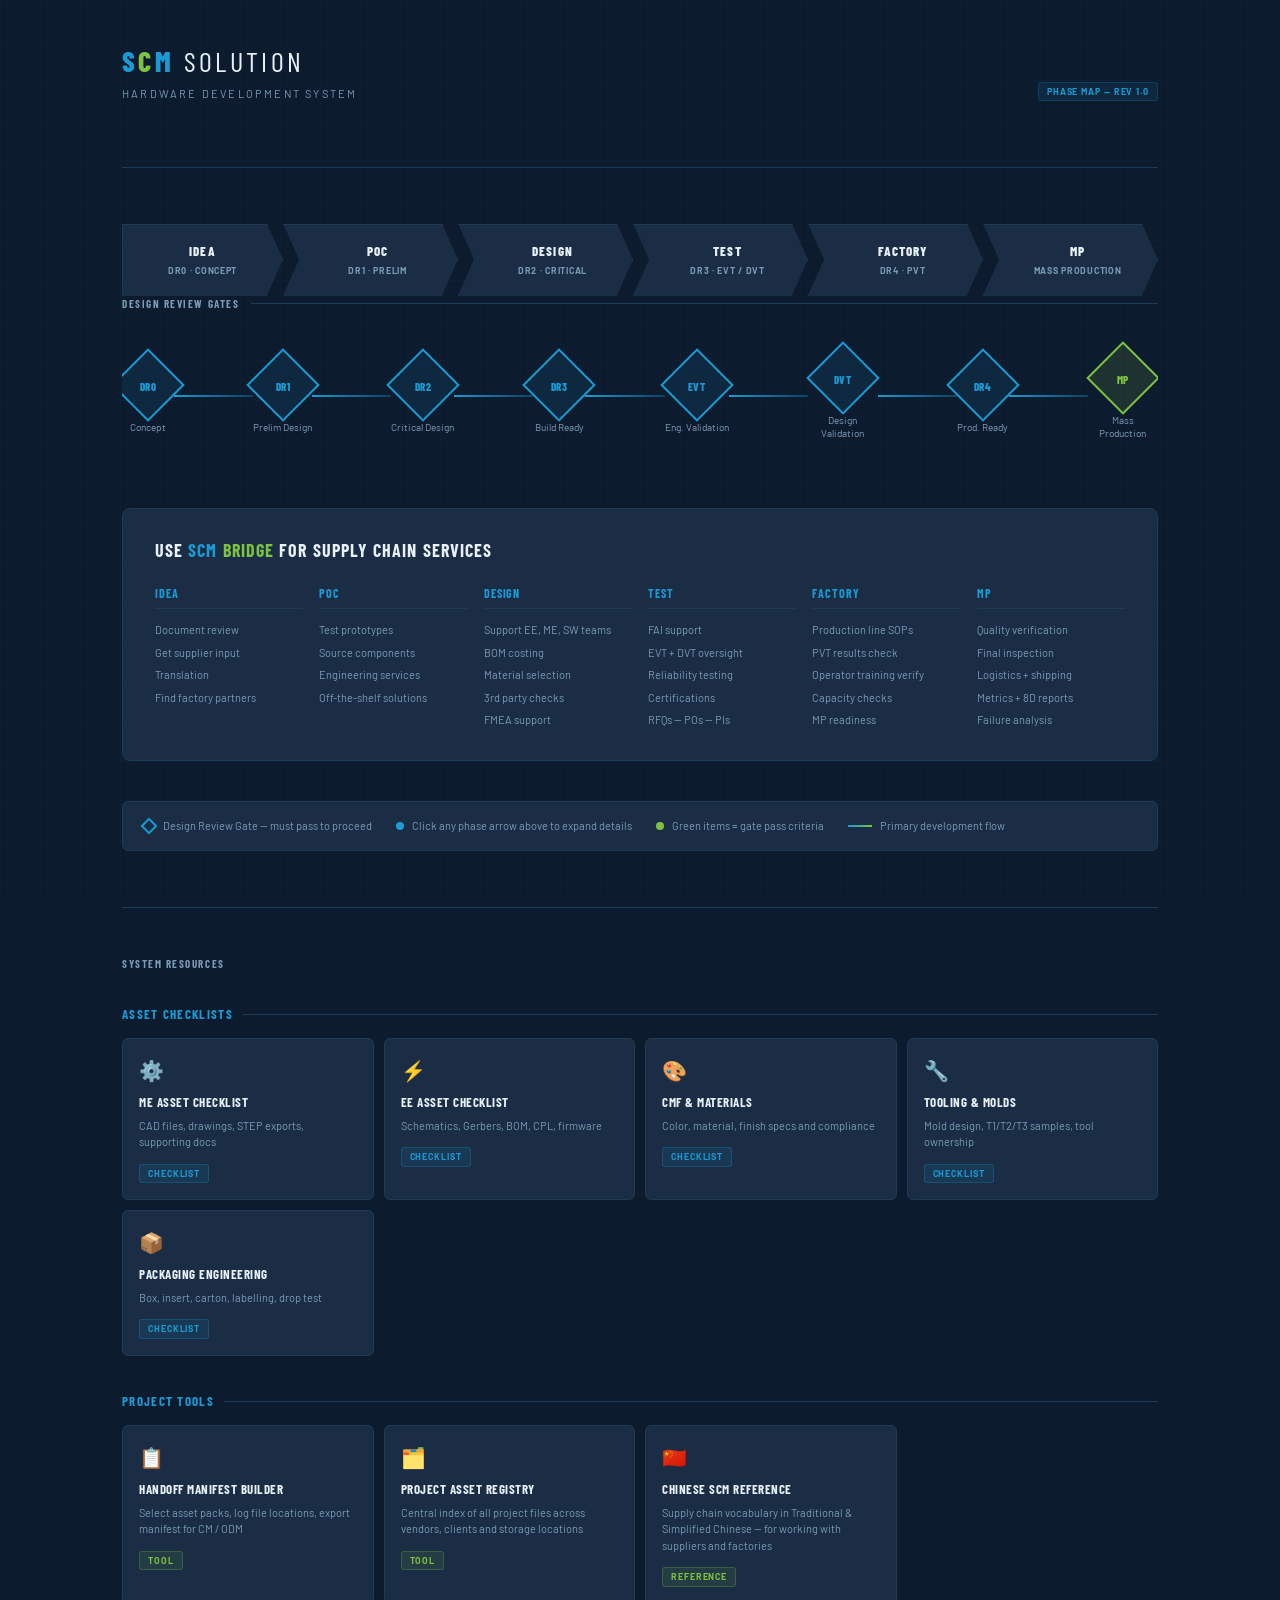
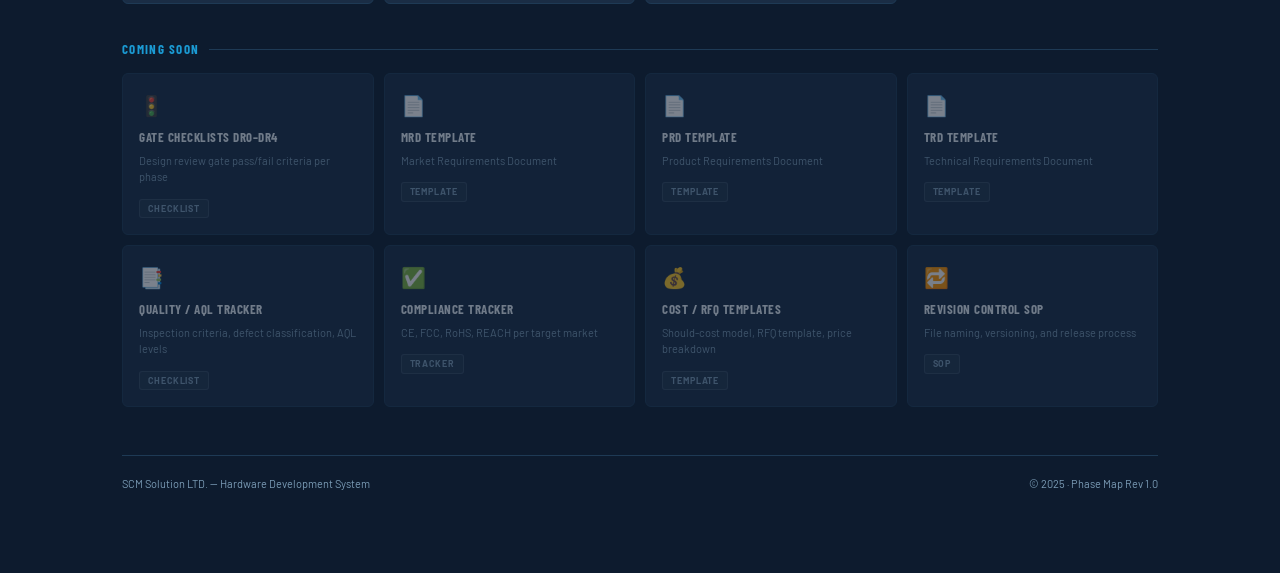
<file: index.html>
<!DOCTYPE html>
<html lang="en">
<head>
<meta charset="UTF-8">
<meta name="viewport" content="width=device-width, initial-scale=1.0">
<title>SCM Solution — Hardware Development Phase Map</title>
  <link href="https://fonts.googleapis.com/css2?family=Barlow:wght@300;400;500;600;700;800&family=Barlow+Condensed:wght@400;600;700;800&display=swap" rel="stylesheet">
  <link rel="stylesheet" href="css/scm-styles.css">
  <style>
  /* Phase arrows */
  .phase-bar{display:flex;gap:0;position:relative}
  .phase-arrow{flex:1;position:relative;padding:14px 14px 14px 28px;background:var(--surf);border:1px solid var(--bdr);cursor:pointer;transition:all .2s;clip-path:polygon(0 0,calc(100% - 16px) 0,100% 50%,calc(100% - 16px) 100%,0 100%,16px 50%);display:flex;flex-direction:column;justify-content:center;align-items:center;text-align:center;min-height:72px}
  .phase-arrow:first-child{clip-path:polygon(0 0,calc(100% - 16px) 0,100% 50%,calc(100% - 16px) 100%,0 100%);padding-left:14px}
  .phase-arrow:hover,.phase-arrow.active{background:rgba(27,155,212,.15);border-color:var(--scm-blue);z-index:1}
  .pa-label{font-family:"Barlow Condensed",sans-serif;font-size:13px;font-weight:800;text-transform:uppercase;letter-spacing:.08em}
  .pa-sub{font-size:10px;color:var(--muted);margin-top:2px}
  .phase-arrow.active .pa-label{color:var(--scm-blue)}
  /* Detail panels */
  .detail-panel{display:none;background:var(--surf);border:1px solid var(--bdr);border-radius:0 0 8px 8px;border-top:none;padding:28px 32px;margin-top:-1px}
  .detail-panel.open{display:grid;grid-template-columns:1fr 1fr 1fr 1fr;gap:24px}
  .dp-section-title{font-family:"Barlow Condensed",sans-serif;font-size:11px;font-weight:700;letter-spacing:.12em;text-transform:uppercase;color:var(--muted);margin-bottom:10px}
  .dp-item{font-size:12px;padding:5px 0;border-bottom:1px solid rgba(30,58,85,.4);display:flex;align-items:flex-start;gap:8px}
  .dp-item::before{content:"→";color:var(--scm-blue);flex-shrink:0;font-size:11px;margin-top:1px}
  .dp-item.highlight{color:var(--scm-green);font-weight:600}
  .dp-item.highlight::before{color:var(--scm-green)}
  /* Flow */
  .flow-section{margin-bottom:48px}
  .section-title{font-family:"Barlow Condensed",sans-serif;font-size:11px;font-weight:700;letter-spacing:.14em;text-transform:uppercase;color:var(--muted);margin-bottom:20px;display:flex;align-items:center;gap:12px}
  .section-title::after{content:"";flex:1;height:1px;background:var(--bdr)}
  /* Gates */
  .gate-flow{display:flex;align-items:center;overflow-x:auto;padding:20px 0}
  .gate-node{display:flex;flex-direction:column;align-items:center;flex-shrink:0}
  .gate-diamond{width:52px;height:52px;border:2px solid var(--scm-blue);background:rgba(27,155,212,.1);transform:rotate(45deg);display:flex;align-items:center;justify-content:center;transition:all .2s}
  .gate-diamond:hover{background:rgba(27,155,212,.2);transform:rotate(45deg) scale(1.08)}
  .gate-inner{transform:rotate(-45deg);text-align:center}
  .gate-id{font-family:"Barlow Condensed",sans-serif;font-size:11px;font-weight:800;color:var(--scm-blue);letter-spacing:.05em}
  .gate-name-label{font-size:10px;color:var(--muted);margin-top:10px;text-align:center;max-width:70px;line-height:1.3}
  .gate-connector{flex:1;height:2px;background:linear-gradient(90deg,var(--scm-blue),rgba(27,155,212,.3));min-width:20px}
  /* Bridge */
  .bridge-section{background:var(--surf);border:1px solid var(--bdr);border-radius:8px;padding:28px 32px;margin-bottom:40px}
  .bridge-title{font-family:"Barlow Condensed",sans-serif;font-size:18px;font-weight:700;text-transform:uppercase;letter-spacing:.06em;margin-bottom:20px}
  .scm{color:var(--scm-blue)}.bridge{color:var(--scm-green)}
  .bridge-grid{display:grid;grid-template-columns:repeat(6,1fr);gap:16px}
  .bridge-col-head{font-family:"Barlow Condensed",sans-serif;font-size:12px;font-weight:700;text-transform:uppercase;letter-spacing:.08em;color:var(--scm-blue);margin-bottom:10px;padding-bottom:6px;border-bottom:1px solid var(--bdr)}
  .bridge-item{font-size:11px;color:var(--muted);padding:3px 0}
  /* Resources */
  .resources-section{margin-top:56px;padding-top:48px;border-top:1px solid var(--bdr)}
  .resources-title{font-family:"Barlow Condensed",sans-serif;font-size:11px;font-weight:700;letter-spacing:.14em;text-transform:uppercase;color:var(--muted);margin-bottom:32px}
  .resources-group{margin-bottom:36px}
  .resources-group-label{font-family:"Barlow Condensed",sans-serif;font-size:13px;font-weight:700;letter-spacing:.1em;text-transform:uppercase;color:var(--scm-blue);margin-bottom:14px;display:flex;align-items:center;gap:10px}
  .resources-group-label::after{content:"";flex:1;height:1px;background:var(--bdr)}
  .resources-grid{display:grid;grid-template-columns:repeat(auto-fill,minmax(200px,1fr));gap:10px}
  .res-card{background:var(--surf);border:1px solid var(--bdr);border-radius:6px;padding:16px;text-decoration:none;color:var(--text);display:block;transition:all .15s}
  .res-card:hover{border-color:var(--scm-blue);background:rgba(27,155,212,.06);transform:translateY(-1px)}
  .res-card-tool:hover{border-color:var(--scm-green);background:rgba(125,194,66,.06)}
  .res-card-soon{opacity:.45;cursor:default;pointer-events:none}
  .res-icon{font-size:20px;margin-bottom:8px}
  .res-name{font-family:"Barlow Condensed",sans-serif;font-size:13px;font-weight:700;text-transform:uppercase;letter-spacing:.04em;margin-bottom:5px}
  .res-desc{font-size:11px;color:var(--muted);line-height:1.5;margin-bottom:10px}
  .res-tag{display:inline-block;font-size:9px;font-weight:700;letter-spacing:.1em;text-transform:uppercase;padding:2px 8px;border-radius:3px;color:var(--scm-blue);background:rgba(27,155,212,.1);border:1px solid rgba(27,155,212,.25)}
  .res-tag-tool{color:var(--scm-green);background:rgba(125,194,66,.1);border-color:rgba(125,194,66,.25)}
  .res-tag-soon{color:var(--muted);background:rgba(122,155,181,.08);border-color:rgba(122,155,181,.2)}
  /* Logo */
  .logo-area{margin-bottom:40px}
  .logo-text{font-family:"Barlow Condensed",sans-serif;font-size:28px;font-weight:800;letter-spacing:.12em;text-transform:uppercase}
  .s{color:var(--scm-blue)}.c{color:var(--scm-green)}.m{color:var(--scm-blue)}.sol{color:var(--text);font-weight:400}
  .logo-sub{font-size:11px;color:var(--muted);letter-spacing:.2em;text-transform:uppercase;margin-top:4px}
  /* Legend */
  .legend{display:flex;gap:24px;flex-wrap:wrap;margin-top:24px;padding:16px 20px;background:var(--surf);border:1px solid var(--bdr);border-radius:6px}
  .legend-item{display:flex;align-items:center;gap:8px;font-size:11px;color:var(--muted)}
  .l-diamond{width:12px;height:12px;border:2px solid var(--scm-blue);transform:rotate(45deg);flex-shrink:0}
  .l-dot{width:8px;height:8px;border-radius:50%;flex-shrink:0}
  .l-line{width:24px;height:2px;flex-shrink:0}
  </style>
</head>
<body>
<div class="wrap">

  <!-- Header -->
  <header>
    <div class="logo-area">
      <div class="logo-text">
        <span class="s">S</span><span class="c">C</span><span class="m">M</span>
        <span class="sol"> SOLUTION</span>
      </div>
      <div class="logo-sub">Hardware Development System</div>
    </div>
    <div class="header-badge">Phase Map — Rev 1.0</div>
  </header>

  <!-- Phase Arrow Bar -->
  <div class="phase-bar">
    <div class="phase-arrow" data-phase="idea" onclick="togglePanel('idea')">
      <div class="pa-label">Idea</div>
      <div class="pa-gate">DR0 · Concept</div>
    </div>
    <div class="phase-arrow" data-phase="poc" onclick="togglePanel('poc')">
      <div class="pa-label">PoC</div>
      <div class="pa-gate">DR1 · Prelim</div>
    </div>
    <div class="phase-arrow" data-phase="design" onclick="togglePanel('design')">
      <div class="pa-label">Design</div>
      <div class="pa-gate">DR2 · Critical</div>
    </div>
    <div class="phase-arrow" data-phase="test" onclick="togglePanel('test')">
      <div class="pa-label">Test</div>
      <div class="pa-gate">DR3 · EVT / DVT</div>
    </div>
    <div class="phase-arrow" data-phase="factory" onclick="togglePanel('factory')">
      <div class="pa-label">Factory</div>
      <div class="pa-gate">DR4 · PVT</div>
    </div>
    <div class="phase-arrow" data-phase="mp" onclick="togglePanel('mp')">
      <div class="pa-label">MP</div>
      <div class="pa-gate">Mass Production</div>
    </div>
  </div>

  <!-- Detail Panels (expand on click) -->
  <div id="panel-idea" class="detail-panel">
    <div class="dp-header">
      <div class="dp-dot" style="background:var(--idea)"></div>
      <div class="dp-title" style="color:var(--idea)">Idea Phase</div>
      <div class="dp-gate-badge" style="background:var(--idea)">Gate: DR0 — Concept Review</div>
    </div>
    <div class="dp-body">
      <div class="dp-col">
        <div class="dp-col-title">Objective</div>
        <div class="dp-item">Identify market need and define the problem</div>
        <div class="dp-item">Secure stakeholder and resource buy-in</div>
        <div class="dp-item">Select manufacturing partners</div>
        <div class="dp-item">Establish project infrastructure</div>
      </div>
      <div class="dp-col">
        <div class="dp-col-title">Key Deliverables</div>
        <div class="dp-item">MRD — Market Requirements Document</div>
        <div class="dp-item">Stakeholder review sign-off</div>
        <div class="dp-item">User stories documented</div>
        <div class="dp-item">Vendor shortlist + NDAs signed</div>
        <div class="dp-item">Google Drive folder structure created</div>
        <div class="dp-item">Contact log opened</div>
      </div>
      <div class="dp-col">
        <div class="dp-col-title">SCM Solution Tasks</div>
        <div class="dp-item">Document review</div>
        <div class="dp-item">Find factory partners with matching skills</div>
        <div class="dp-item">Get supplier input</div>
        <div class="dp-item">Translation support</div>
      </div>
      <div class="dp-col">
        <div class="dp-col-title">DR0 Gate Criteria</div>
        <div class="dp-item highlight">MRD drafted and reviewed</div>
        <div class="dp-item highlight">Stakeholder sign-off complete</div>
        <div class="dp-item highlight">Partners selected and NDAs signed</div>
        <div class="dp-item highlight">Drive structure created</div>
        <div class="dp-item highlight">Contact log opened</div>
      </div>
    </div>
  </div>

  <div id="panel-poc" class="detail-panel">
    <div class="dp-header">
      <div class="dp-dot" style="background:var(--poc)"></div>
      <div class="dp-title" style="color:var(--poc)">Proof of Concept Phase</div>
      <div class="dp-gate-badge" style="background:var(--poc)">Gate: DR1 — Preliminary Design Review</div>
    </div>
    <div class="dp-body">
      <div class="dp-col">
        <div class="dp-col-title">Objective</div>
        <div class="dp-item">Reduce technical and market risk</div>
        <div class="dp-item">Validate core technology works</div>
        <div class="dp-item">Explore off-the-shelf solutions</div>
        <div class="dp-item">Lock architecture before full design</div>
      </div>
      <div class="dp-col">
        <div class="dp-col-title">Key Deliverables</div>
        <div class="dp-item">Market validation complete</div>
        <div class="dp-item">System interface diagram</div>
        <div class="dp-item">Non-form-factor PoC sample built</div>
        <div class="dp-item">PRD drafted internally</div>
        <div class="dp-item">Preliminary BOM drafted</div>
        <div class="dp-item">Long-lead items flagged</div>
      </div>
      <div class="dp-col">
        <div class="dp-col-title">SCM Solution Tasks</div>
        <div class="dp-item">Test prototypes</div>
        <div class="dp-item">Source components and engineering services</div>
        <div class="dp-item">Explore off-the-shelf solutions</div>
      </div>
      <div class="dp-col">
        <div class="dp-col-title">DR1 Gate Criteria</div>
        <div class="dp-item highlight">PoC sample built and tested</div>
        <div class="dp-item highlight">Market validation done</div>
        <div class="dp-item highlight">PRD approved internally</div>
        <div class="dp-item highlight">Preliminary BOM drafted</div>
        <div class="dp-item highlight">Factory partners confirmed</div>
      </div>
    </div>
  </div>

  <div id="panel-design" class="detail-panel">
    <div class="dp-header">
      <div class="dp-dot" style="background:var(--design)"></div>
      <div class="dp-title" style="color:var(--design)">Design Phase</div>
      <div class="dp-gate-badge" style="background:var(--design)">Gate: DR2 — Critical Design Review</div>
    </div>
    <div class="dp-body">
      <div class="dp-col">
        <div class="dp-col-title">Objective</div>
        <div class="dp-item">Complete all ME and EE design</div>
        <div class="dp-item">Release all engineering drawings</div>
        <div class="dp-item">Get DFM feedback from partners</div>
        <div class="dp-item">Prepare manufacturer-ready file packages</div>
      </div>
      <div class="dp-col">
        <div class="dp-col-title">Key Deliverables</div>
        <div class="dp-item">ME asset checklist signed off</div>
        <div class="dp-item">EE asset checklist signed off</div>
        <div class="dp-item">TRD compiled</div>
        <div class="dp-item">DFM feedback incorporated</div>
        <div class="dp-item">Handoff manifests prepared</div>
        <div class="dp-item">Master BOM with MPNs</div>
      </div>
      <div class="dp-col">
        <div class="dp-col-title">SCM Solution Tasks</div>
        <div class="dp-item">Support ME, EE, SW, packaging design teams</div>
        <div class="dp-item">BOM costing</div>
        <div class="dp-item">Material selection</div>
        <div class="dp-item">3rd party checks</div>
        <div class="dp-item">FMEA support</div>
      </div>
      <div class="dp-col">
        <div class="dp-col-title">DR2 Gate Criteria</div>
        <div class="dp-item highlight">ME + EE checklists signed off</div>
        <div class="dp-item highlight">All drawings released</div>
        <div class="dp-item highlight">TRD reviewed and approved</div>
        <div class="dp-item highlight">DFM feedback incorporated</div>
        <div class="dp-item highlight">IP review complete</div>
      </div>
    </div>
  </div>

  <div id="panel-test" class="detail-panel">
    <div class="dp-header">
      <div class="dp-dot" style="background:var(--test)"></div>
      <div class="dp-title" style="color:var(--test)">Test Phase</div>
      <div class="dp-gate-badge" style="background:var(--test)">Gates: DR3 · EVT · DVT</div>
    </div>
    <div class="dp-body">
      <div class="dp-col">
        <div class="dp-col-title">Objective</div>
        <div class="dp-item">Send file packages to CM and ODM</div>
        <div class="dp-item">Build and test first physical prototypes</div>
        <div class="dp-item">Validate design against all requirements</div>
        <div class="dp-item">Complete First Article Inspection</div>
      </div>
      <div class="dp-col">
        <div class="dp-col-title">Key Deliverables</div>
        <div class="dp-item">CM + ODM packages sent with manifests</div>
        <div class="dp-item">EVT report — pass/fail</div>
        <div class="dp-item">DVT report — reliability + regulatory</div>
        <div class="dp-item">FAI report signed off</div>
        <div class="dp-item">Vendor audit complete</div>
        <div class="dp-item">Certifications submitted</div>
      </div>
      <div class="dp-col">
        <div class="dp-col-title">SCM Solution Tasks</div>
        <div class="dp-item">FAI support</div>
        <div class="dp-item">Check EVT and DVT steps and results</div>
        <div class="dp-item">Oversee reliability testing</div>
        <div class="dp-item">Certifications for different markets</div>
        <div class="dp-item">Test fixture design</div>
        <div class="dp-item">RFQs — POs — PIs</div>
      </div>
      <div class="dp-col">
        <div class="dp-col-title">DR3 Gate Criteria</div>
        <div class="dp-item highlight">EVT passed</div>
        <div class="dp-item highlight">DVT passed</div>
        <div class="dp-item highlight">FAI signed off</div>
        <div class="dp-item highlight">Vendor audit complete</div>
        <div class="dp-item highlight">BOM frozen</div>
        <div class="dp-item highlight">All certifications obtained</div>
      </div>
    </div>
  </div>

  <div id="panel-factory" class="detail-panel">
    <div class="dp-header">
      <div class="dp-dot" style="background:var(--factory)"></div>
      <div class="dp-title" style="color:var(--factory)">Factory Phase</div>
      <div class="dp-gate-badge" style="background:var(--factory)">Gates: DR4 · PVT</div>
    </div>
    <div class="dp-body">
      <div class="dp-col">
        <div class="dp-col-title">Objective</div>
        <div class="dp-item">Set up and validate production line</div>
        <div class="dp-item">Run PVT to confirm yield and quality</div>
        <div class="dp-item">Train operators and confirm SOPs</div>
        <div class="dp-item">Confirm MP readiness</div>
      </div>
      <div class="dp-col">
        <div class="dp-col-title">Key Deliverables</div>
        <div class="dp-item">Production SOPs approved</div>
        <div class="dp-item">Test fixtures validated</div>
        <div class="dp-item">Operator training verified</div>
        <div class="dp-item">PVT report — yield targets met</div>
        <div class="dp-item">QC inline inspection active</div>
        <div class="dp-item">MP readiness confirmed</div>
      </div>
      <div class="dp-col">
        <div class="dp-col-title">SCM Solution Tasks</div>
        <div class="dp-item">Check production line SOPs</div>
        <div class="dp-item">Check PVT results</div>
        <div class="dp-item">Verify operator training</div>
        <div class="dp-item">Check capacity</div>
        <div class="dp-item">Test the production line</div>
        <div class="dp-item">Determine MP readiness</div>
      </div>
      <div class="dp-col">
        <div class="dp-col-title">DR4 Gate Criteria</div>
        <div class="dp-item highlight">PVT passed</div>
        <div class="dp-item highlight">Production SOPs confirmed</div>
        <div class="dp-item highlight">Operator training verified</div>
        <div class="dp-item highlight">QC inspection active</div>
        <div class="dp-item highlight">BOM locked</div>
        <div class="dp-item highlight">MP readiness sign-off</div>
      </div>
    </div>
  </div>

  <div id="panel-mp" class="detail-panel">
    <div class="dp-header">
      <div class="dp-dot" style="background:var(--mp)"></div>
      <div class="dp-title" style="color:var(--mp)">Mass Production</div>
      <div class="dp-gate-badge" style="background:var(--mp)">Gate: MP — Ship Product</div>
    </div>
    <div class="dp-body">
      <div class="dp-col">
        <div class="dp-col-title">Objective</div>
        <div class="dp-item">Run sustained mass production</div>
        <div class="dp-item">Monitor quality and yield continuously</div>
        <div class="dp-item">Manage logistics and shipping</div>
        <div class="dp-item">Handle failure analysis and improvements</div>
      </div>
      <div class="dp-col">
        <div class="dp-col-title">Key Deliverables</div>
        <div class="dp-item">MP POs placed and confirmed</div>
        <div class="dp-item">Production schedule running</div>
        <div class="dp-item">Yield metrics tracked</div>
        <div class="dp-item">Final inspection active</div>
        <div class="dp-item">Logistics and shipping arranged</div>
        <div class="dp-item">8D failure analysis process active</div>
      </div>
      <div class="dp-col">
        <div class="dp-col-title">SCM Solution Tasks</div>
        <div class="dp-item">Verify quality processes are working</div>
        <div class="dp-item">Final inspection of material</div>
        <div class="dp-item">Logistics and shipping</div>
        <div class="dp-item">Metrics and 8D reports</div>
        <div class="dp-item">Optimize production</div>
        <div class="dp-item">Failure analysis</div>
      </div>
      <div class="dp-col">
        <div class="dp-col-title">Ongoing Requirements</div>
        <div class="dp-item highlight">Contact log kept current</div>
        <div class="dp-item highlight">ECOs tracked and communicated</div>
        <div class="dp-item highlight">Quality issues logged with 8D ref</div>
        <div class="dp-item highlight">Partner communications documented</div>
      </div>
    </div>
  </div>

  <!-- Gate Flow Diagram -->
  <div class="flow-section">
    <div class="section-title">Design Review Gates</div>
    <div class="gate-flow">
      <div class="gate-node">
        <div class="gate-diamond" title="DR0 — Concept Review">
          <div class="gate-inner"><span class="gate-id">DR0</span></div>
        </div>
        <div class="gate-name-label">Concept</div>
      </div>
      <div class="gate-connector"></div>
      <div class="gate-node">
        <div class="gate-diamond" title="DR1 — Preliminary Design">
          <div class="gate-inner"><span class="gate-id">DR1</span></div>
        </div>
        <div class="gate-name-label">Prelim Design</div>
      </div>
      <div class="gate-connector"></div>
      <div class="gate-node">
        <div class="gate-diamond" title="DR2 — Critical Design Review">
          <div class="gate-inner"><span class="gate-id">DR2</span></div>
        </div>
        <div class="gate-name-label">Critical Design</div>
      </div>
      <div class="gate-connector"></div>
      <div class="gate-node">
        <div class="gate-diamond" title="DR3 — Build Readiness">
          <div class="gate-inner"><span class="gate-id">DR3</span></div>
        </div>
        <div class="gate-name-label">Build Ready</div>
      </div>
      <div class="gate-connector"></div>
      <div class="gate-node">
        <div class="gate-diamond" title="EVT — Engineering Validation">
          <div class="gate-inner"><span class="gate-id">EVT</span></div>
        </div>
        <div class="gate-name-label">Eng. Validation</div>
      </div>
      <div class="gate-connector"></div>
      <div class="gate-node">
        <div class="gate-diamond" title="DVT — Design Validation">
          <div class="gate-inner"><span class="gate-id">DVT</span></div>
        </div>
        <div class="gate-name-label">Design Validation</div>
      </div>
      <div class="gate-connector"></div>
      <div class="gate-node">
        <div class="gate-diamond" title="DR4 — Production Readiness">
          <div class="gate-inner"><span class="gate-id">DR4</span></div>
        </div>
        <div class="gate-name-label">Prod. Ready</div>
      </div>
      <div class="gate-connector"></div>
      <div class="gate-node">
        <div class="gate-diamond" style="border-color:var(--scm-green);background:rgba(125,194,66,0.15)" title="MP — Mass Production">
          <div class="gate-inner"><span class="gate-id" style="color:var(--scm-green)">MP</span></div>
        </div>
        <div class="gate-name-label">Mass Production</div>
      </div>
    </div>
  </div>

  <!-- SCM Bridge Services -->
  <div class="bridge-section">
    <div class="bridge-title">
      Use <span class="scm">SCM</span> <span class="bridge">BRIDGE</span> for Supply Chain Services
    </div>
    <div class="bridge-grid">
      <div class="bridge-col">
        <div class="bridge-col-head">Idea</div>
        <div class="bridge-item">Document review</div>
        <div class="bridge-item">Get supplier input</div>
        <div class="bridge-item">Translation</div>
        <div class="bridge-item">Find factory partners</div>
      </div>
      <div class="bridge-col">
        <div class="bridge-col-head">PoC</div>
        <div class="bridge-item">Test prototypes</div>
        <div class="bridge-item">Source components</div>
        <div class="bridge-item">Engineering services</div>
        <div class="bridge-item">Off-the-shelf solutions</div>
      </div>
      <div class="bridge-col">
        <div class="bridge-col-head">Design</div>
        <div class="bridge-item">Support EE, ME, SW teams</div>
        <div class="bridge-item">BOM costing</div>
        <div class="bridge-item">Material selection</div>
        <div class="bridge-item">3rd party checks</div>
        <div class="bridge-item">FMEA support</div>
      </div>
      <div class="bridge-col">
        <div class="bridge-col-head">Test</div>
        <div class="bridge-item">FAI support</div>
        <div class="bridge-item">EVT + DVT oversight</div>
        <div class="bridge-item">Reliability testing</div>
        <div class="bridge-item">Certifications</div>
        <div class="bridge-item">RFQs — POs — PIs</div>
      </div>
      <div class="bridge-col">
        <div class="bridge-col-head">Factory</div>
        <div class="bridge-item">Production line SOPs</div>
        <div class="bridge-item">PVT results check</div>
        <div class="bridge-item">Operator training verify</div>
        <div class="bridge-item">Capacity checks</div>
        <div class="bridge-item">MP readiness</div>
      </div>
      <div class="bridge-col">
        <div class="bridge-col-head">MP</div>
        <div class="bridge-item">Quality verification</div>
        <div class="bridge-item">Final inspection</div>
        <div class="bridge-item">Logistics + shipping</div>
        <div class="bridge-item">Metrics + 8D reports</div>
        <div class="bridge-item">Failure analysis</div>
      </div>
    </div>
  </div>

  <!-- Legend -->
  <div class="legend">
    <div class="legend-item">
      <div class="l-diamond"></div>
      Design Review Gate — must pass to proceed
    </div>
    <div class="legend-item">
      <div class="l-dot" style="background:var(--scm-blue)"></div>
      Click any phase arrow above to expand details
    </div>
    <div class="legend-item">
      <div class="l-dot" style="background:var(--scm-green)"></div>
      Green items = gate pass criteria
    </div>
    <div class="legend-item">
      <div class="l-line" style="background:linear-gradient(90deg,var(--scm-blue),var(--scm-green))"></div>
      Primary development flow
    </div>
  </div>

  <!-- Resources -->
  <div class="resources-section">
    <div class="resources-title">System Resources</div>

    <div class="resources-group">
      <div class="resources-group-label">Asset Checklists</div>
      <div class="resources-grid">
        <a href="checklists/me-assets.html" class="res-card">
          <div class="res-icon">⚙️</div>
          <div class="res-name">ME Asset Checklist</div>
          <div class="res-desc">CAD files, drawings, STEP exports, supporting docs</div>
          <div class="res-tag">Checklist</div>
        </a>
        <a href="checklists/ee-assets.html" class="res-card">
          <div class="res-icon">⚡</div>
          <div class="res-name">EE Asset Checklist</div>
          <div class="res-desc">Schematics, Gerbers, BOM, CPL, firmware</div>
          <div class="res-tag">Checklist</div>
        </a>
        <a href="checklists/cmf-materials.html" class="res-card">
          <div class="res-icon">🎨</div>
          <div class="res-name">CMF & Materials</div>
          <div class="res-desc">Color, material, finish specs and compliance</div>
          <div class="res-tag">Checklist</div>
        </a>
        <a href="checklists/tooling-molds.html" class="res-card">
          <div class="res-icon">🔧</div>
          <div class="res-name">Tooling & Molds</div>
          <div class="res-desc">Mold design, T1/T2/T3 samples, tool ownership</div>
          <div class="res-tag">Checklist</div>
        </a>
        <a href="checklists/packaging.html" class="res-card">
          <div class="res-icon">📦</div>
          <div class="res-name">Packaging Engineering</div>
          <div class="res-desc">Box, insert, carton, labelling, drop test</div>
          <div class="res-tag">Checklist</div>
        </a>
      </div>
    </div>

    <div class="resources-group">
      <div class="resources-group-label">Project Tools</div>
      <div class="resources-grid">
        <a href="tools/handoff-manifest.html" class="res-card res-card-tool">
          <div class="res-icon">📋</div>
          <div class="res-name">Handoff Manifest Builder</div>
          <div class="res-desc">Select asset packs, log file locations, export manifest for CM / ODM</div>
          <div class="res-tag res-tag-tool">Tool</div>
        </a>
        <a href="tools/project-asset-registry.html" class="res-card res-card-tool">
          <div class="res-icon">🗂️</div>
          <div class="res-name">Project Asset Registry</div>
          <div class="res-desc">Central index of all project files across vendors, clients and storage locations</div>
          <div class="res-tag res-tag-tool">Tool</div>
        </a>
        <a href="tools/chinese-srs.html" class="res-card res-card-tool">
          <div class="res-icon">🇨🇳</div>
          <div class="res-name">Chinese SCM Reference</div>
          <div class="res-desc">Supply chain vocabulary in Traditional &amp; Simplified Chinese — for working with suppliers and factories</div>
          <div class="res-tag res-tag-tool">Reference</div>
        </a>
      </div>
    </div>

    <div class="resources-group">
      <div class="resources-group-label">Coming Soon</div>
      <div class="resources-grid">
        <div class="res-card res-card-soon">
          <div class="res-icon">🚦</div>
          <div class="res-name">Gate Checklists DR0–DR4</div>
          <div class="res-desc">Design review gate pass/fail criteria per phase</div>
          <div class="res-tag res-tag-soon">Checklist</div>
        </div>
        <div class="res-card res-card-soon">
          <div class="res-icon">📄</div>
          <div class="res-name">MRD Template</div>
          <div class="res-desc">Market Requirements Document</div>
          <div class="res-tag res-tag-soon">Template</div>
        </div>
        <div class="res-card res-card-soon">
          <div class="res-icon">📄</div>
          <div class="res-name">PRD Template</div>
          <div class="res-desc">Product Requirements Document</div>
          <div class="res-tag res-tag-soon">Template</div>
        </div>
        <div class="res-card res-card-soon">
          <div class="res-icon">📄</div>
          <div class="res-name">TRD Template</div>
          <div class="res-desc">Technical Requirements Document</div>
          <div class="res-tag res-tag-soon">Template</div>
        </div>
        <div class="res-card res-card-soon">
          <div class="res-icon">📑</div>
          <div class="res-name">Quality / AQL Tracker</div>
          <div class="res-desc">Inspection criteria, defect classification, AQL levels</div>
          <div class="res-tag res-tag-soon">Checklist</div>
        </div>
        <div class="res-card res-card-soon">
          <div class="res-icon">✅</div>
          <div class="res-name">Compliance Tracker</div>
          <div class="res-desc">CE, FCC, RoHS, REACH per target market</div>
          <div class="res-tag res-tag-soon">Tracker</div>
        </div>
        <div class="res-card res-card-soon">
          <div class="res-icon">💰</div>
          <div class="res-name">Cost / RFQ Templates</div>
          <div class="res-desc">Should-cost model, RFQ template, price breakdown</div>
          <div class="res-tag res-tag-soon">Template</div>
        </div>
        <div class="res-card res-card-soon">
          <div class="res-icon">🔁</div>
          <div class="res-name">Revision Control SOP</div>
          <div class="res-desc">File naming, versioning, and release process</div>
          <div class="res-tag res-tag-soon">SOP</div>
        </div>
      </div>
    </div>
  </div>

  <footer>
    <span>SCM Solution LTD. — Hardware Development System</span>
    <span>© 2025 · Phase Map Rev 1.0</span>
  </footer>

</div>

<script>
  function togglePanel(phase) {
    const panel = document.getElementById('panel-' + phase);
    const arrow = document.querySelector('[data-phase="' + phase + '"]');
    const isOpen = panel.classList.contains('open');

    // Close all
    document.querySelectorAll('.detail-panel').forEach(p => p.classList.remove('open'));
    document.querySelectorAll('.phase-arrow').forEach(a => a.classList.remove('active'));

    // Open clicked if it was closed
    if (!isOpen) {
      panel.classList.add('open');
      arrow.classList.add('active');
      panel.scrollIntoView({ behavior: 'smooth', block: 'nearest' });
    }
  }
</script>
</body>
</html>
</file>
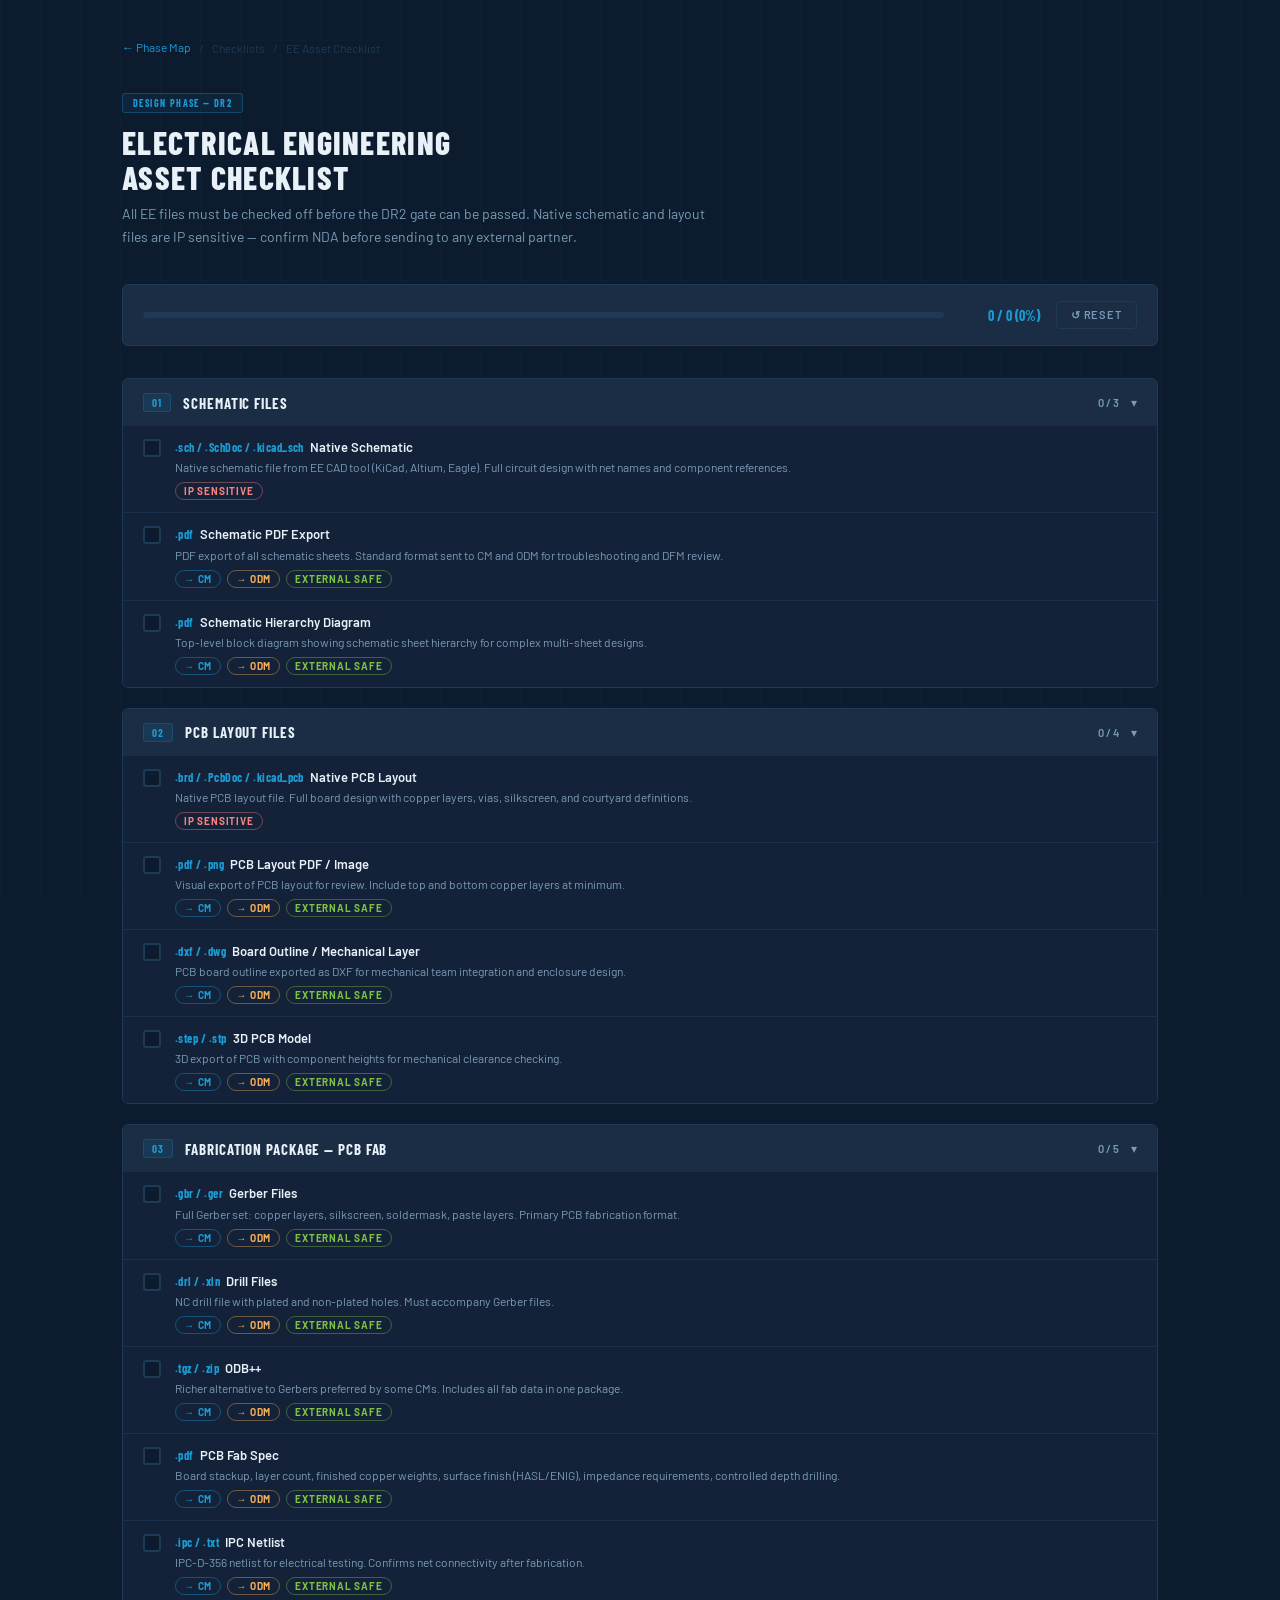
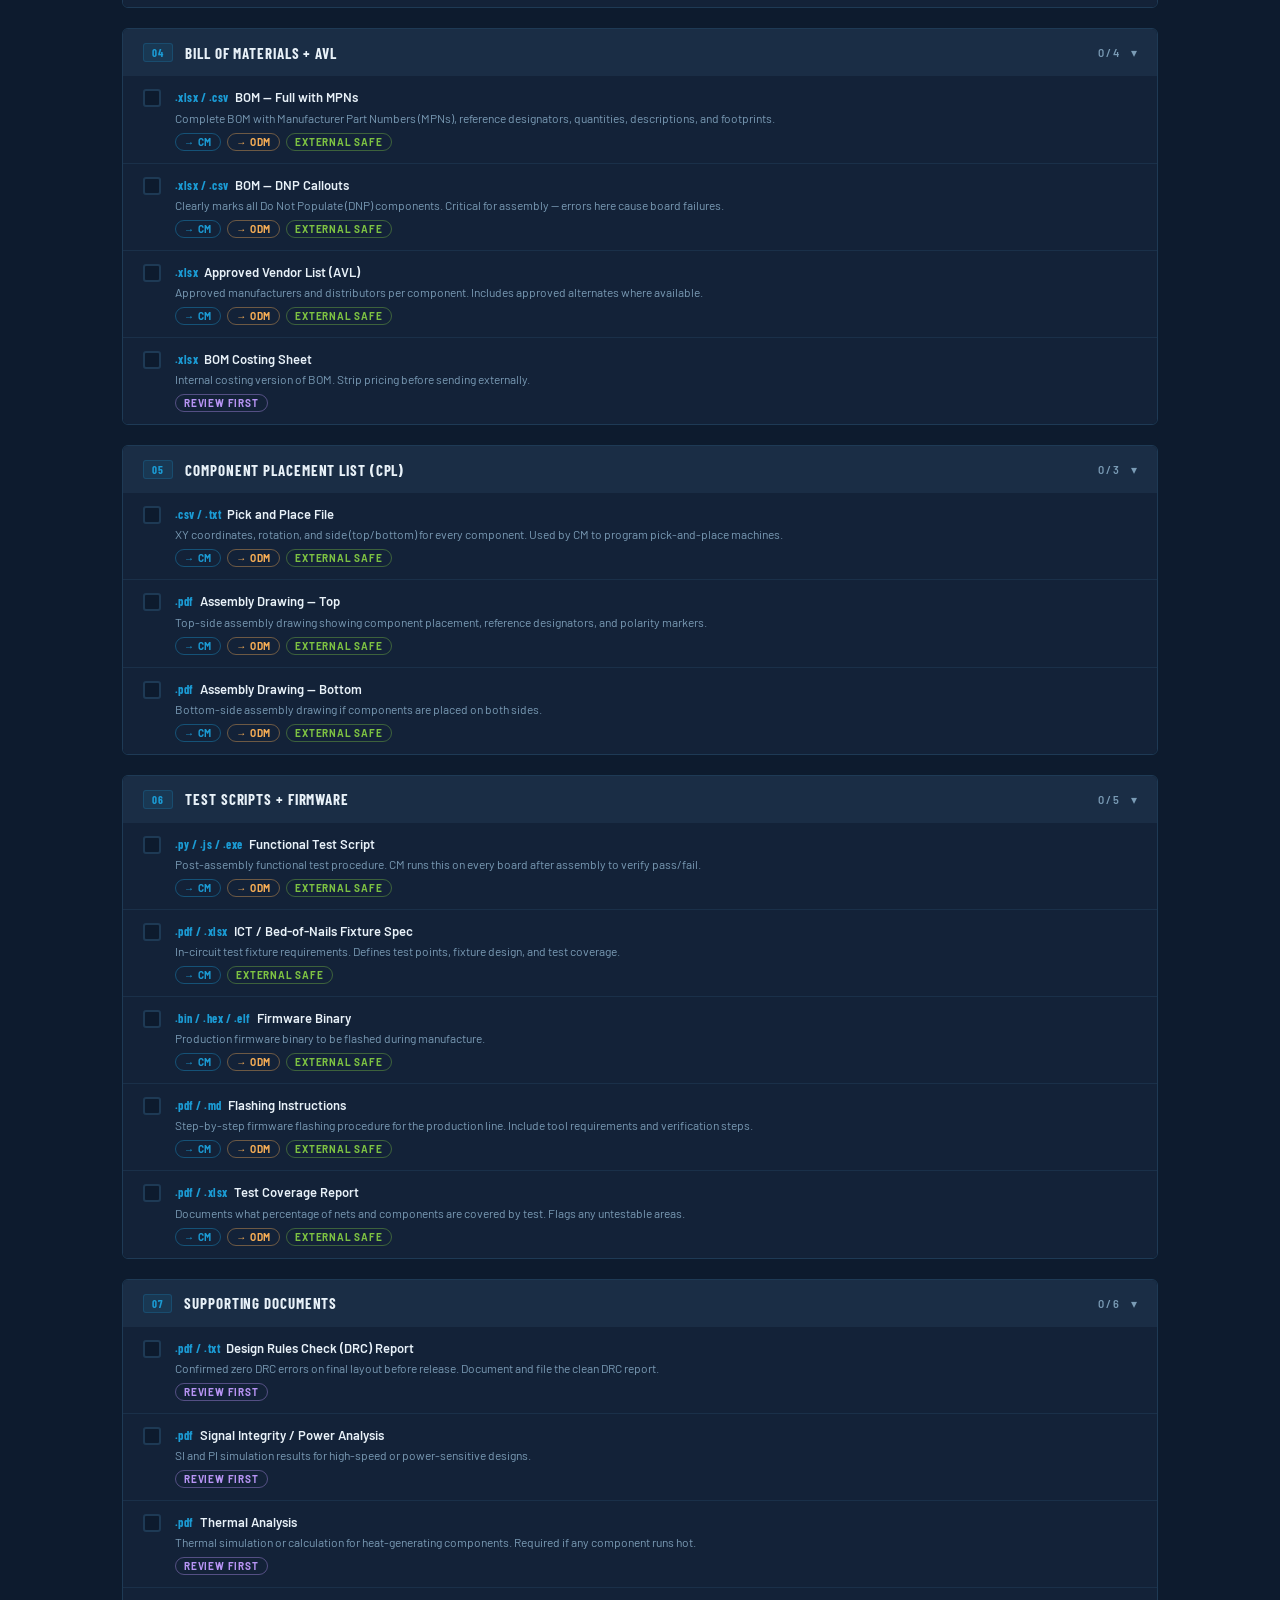
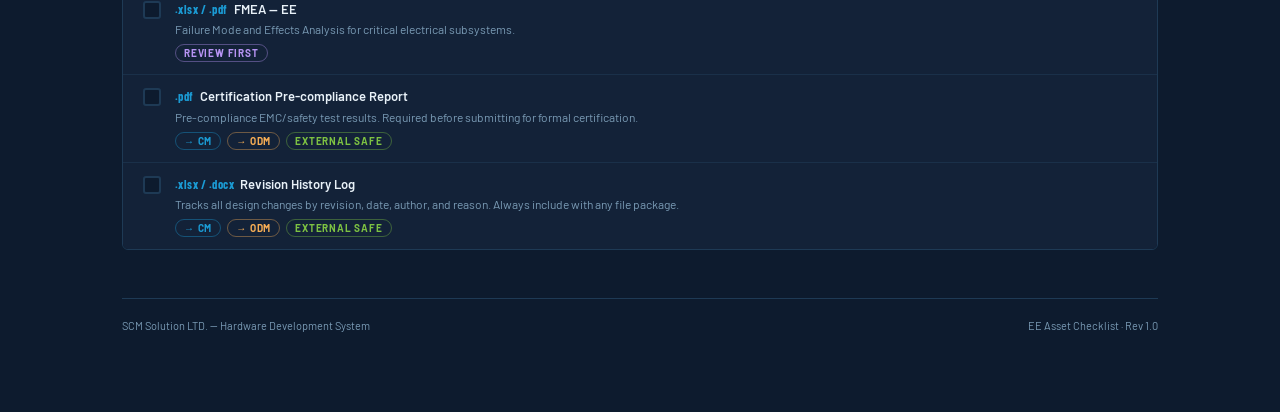
<file: ee-assets.html>
<!DOCTYPE html>
<html lang="en">
<head>
<meta charset="UTF-8">
<meta name="viewport" content="width=device-width, initial-scale=1.0">
<title>EE Asset Checklist — SCM Hardware System</title>
<link href="https://fonts.googleapis.com/css2?family=Barlow:wght@300;400;500;600;700&family=Barlow+Condensed:wght@400;600;700;800&display=swap" rel="stylesheet">
<style>
  :root {
    --scm-blue: #1B9BD4;
    --scm-green: #7DC242;
    --scm-dark: #0D1B2E;
    --scm-mid: #132238;
    --scm-surface: #1A2D45;
    --scm-border: #1E3A55;
    --text: #E8F1F8;
    --muted: #7A9BB5;
  }
  * { box-sizing: border-box; margin: 0; padding: 0; }
  body { background: var(--scm-dark); color: var(--text); font-family: 'Barlow', sans-serif; min-height: 100vh; }
  body::before {
    content: '';
    position: fixed;
    inset: 0;
    background-image:
      linear-gradient(rgba(27,155,212,0.03) 1px, transparent 1px),
      linear-gradient(90deg, rgba(27,155,212,0.03) 1px, transparent 1px);
    background-size: 40px 40px;
    pointer-events: none;
    z-index: 0;
  }
  .wrap { position: relative; z-index: 1; max-width: 1100px; margin: 0 auto; padding: 40px 32px 80px; }
  nav { display: flex; align-items: center; gap: 8px; margin-bottom: 36px; font-size: 12px; color: var(--muted); }
  nav a { color: var(--scm-blue); text-decoration: none; }
  nav a:hover { text-decoration: underline; }
  nav span { color: var(--scm-border); }
  header { margin-bottom: 36px; }
  .phase-tag {
    display: inline-block;
    font-family: 'Barlow Condensed', sans-serif;
    font-size: 10px; font-weight: 700;
    letter-spacing: 0.14em; text-transform: uppercase;
    color: var(--scm-blue);
    border: 1px solid rgba(27,155,212,0.3);
    background: rgba(27,155,212,0.08);
    padding: 3px 10px; border-radius: 3px; margin-bottom: 12px;
  }
  h1 { font-family: 'Barlow Condensed', sans-serif; font-size: 32px; font-weight: 800; text-transform: uppercase; letter-spacing: 0.04em; line-height: 1.1; margin-bottom: 8px; }
  .subtitle { font-size: 14px; color: var(--muted); max-width: 600px; line-height: 1.6; }
  .progress-wrap { background: var(--scm-surface); border: 1px solid var(--scm-border); border-radius: 6px; padding: 16px 20px; margin-bottom: 32px; display: flex; align-items: center; gap: 16px; }
  .progress-track { flex: 1; height: 6px; background: var(--scm-border); border-radius: 99px; overflow: hidden; }
  .progress-fill { height: 100%; background: linear-gradient(90deg, var(--scm-blue), var(--scm-green)); border-radius: 99px; transition: width 0.4s ease; width: 0%; }
  .progress-label { font-family: 'Barlow Condensed', sans-serif; font-size: 14px; font-weight: 700; color: var(--scm-blue); white-space: nowrap; min-width: 80px; text-align: right; }
  .reset-btn { font-family: 'Barlow', sans-serif; font-size: 11px; font-weight: 600; letter-spacing: 0.08em; text-transform: uppercase; padding: 6px 14px; background: transparent; border: 1px solid var(--scm-border); color: var(--muted); border-radius: 4px; cursor: pointer; transition: all 0.15s; }
  .reset-btn:hover { border-color: #fc8181; color: #fc8181; }
  .section { margin-bottom: 20px; border-radius: 6px; overflow: hidden; border: 1px solid var(--scm-border); }
  .section-header { display: flex; align-items: center; gap: 12px; padding: 14px 20px; background: var(--scm-surface); cursor: pointer; user-select: none; transition: background 0.15s; }
  .section-header:hover { background: #1f3550; }
  .section-num { font-family: 'Barlow Condensed', sans-serif; font-size: 11px; font-weight: 700; letter-spacing: 0.1em; color: var(--scm-blue); background: rgba(27,155,212,0.1); border: 1px solid rgba(27,155,212,0.2); padding: 2px 8px; border-radius: 3px; white-space: nowrap; }
  .section-title-text { font-family: 'Barlow Condensed', sans-serif; font-size: 15px; font-weight: 700; text-transform: uppercase; letter-spacing: 0.06em; flex: 1; }
  .section-progress { font-size: 11px; color: var(--muted); font-weight: 600; white-space: nowrap; }
  .chevron { color: var(--muted); font-size: 12px; transition: transform 0.2s; }
  .section.collapsed .chevron { transform: rotate(-90deg); }
  .section.collapsed .items { display: none; }
  .items { background: var(--scm-mid); }
  .item { display: flex; align-items: flex-start; gap: 14px; padding: 12px 20px; border-bottom: 1px solid rgba(30,58,85,0.6); cursor: pointer; transition: background 0.12s; }
  .item:last-child { border-bottom: none; }
  .item:hover { background: rgba(27,155,212,0.04); }
  .item.checked { opacity: 0.5; }
  .item.checked .item-name { text-decoration: line-through; color: var(--muted); }
  .checkbox { width: 18px; height: 18px; min-width: 18px; border: 2px solid var(--scm-border); border-radius: 3px; margin-top: 1px; display: flex; align-items: center; justify-content: center; transition: all 0.15s; background: var(--scm-dark); }
  .item.checked .checkbox { background: var(--scm-green); border-color: var(--scm-green); }
  .tick { display: none; color: white; font-size: 11px; font-weight: 700; }
  .item.checked .tick { display: block; }
  .item-body { flex: 1; }
  .item-name { font-size: 13px; font-weight: 600; line-height: 1.4; margin-bottom: 2px; }
  .item-ext { font-family: 'Barlow Condensed', sans-serif; font-size: 12px; font-weight: 700; color: var(--scm-blue); margin-right: 6px; letter-spacing: 0.04em; }
  .item-desc { font-size: 12px; color: var(--muted); line-height: 1.5; }
  .item-badges { display: flex; gap: 6px; margin-top: 6px; flex-wrap: wrap; }
  .badge { font-size: 10px; font-weight: 700; letter-spacing: 0.08em; text-transform: uppercase; padding: 2px 8px; border-radius: 99px; border: 1px solid; }
  .badge-cm    { color: var(--scm-blue);  border-color: rgba(27,155,212,0.4); }
  .badge-odm   { color: #f6ad55;          border-color: rgba(246,173,85,0.4); }
  .badge-ip    { color: #fc8181;          border-color: rgba(252,129,129,0.4); }
  .badge-safe  { color: var(--scm-green); border-color: rgba(125,194,66,0.4); }
  .badge-rev   { color: #b794f4;          border-color: rgba(183,148,244,0.4); }
  footer { margin-top: 48px; padding-top: 20px; border-top: 1px solid var(--scm-border); display: flex; justify-content: space-between; font-size: 11px; color: var(--muted); }
</style>
</head>
<body>
<div class="wrap">
  <nav>
    <a href="../index.html">← Phase Map</a>
    <span>/</span>
    <span>Checklists</span>
    <span>/</span>
    <span>EE Asset Checklist</span>
  </nav>

  <header>
    <div class="phase-tag">Design Phase — DR2</div>
    <h1>Electrical Engineering<br>Asset Checklist</h1>
    <p class="subtitle">All EE files must be checked off before the DR2 gate can be passed. Native schematic and layout files are IP sensitive — confirm NDA before sending to any external partner.</p>
  </header>

  <div class="progress-wrap">
    <div class="progress-track"><div class="progress-fill" id="progressFill"></div></div>
    <div class="progress-label" id="progressLabel">0 / 0</div>
    <button class="reset-btn" onclick="resetAll()">↺ Reset</button>
  </div>

  <div id="sections"></div>

  <footer>
    <span>SCM Solution LTD. — Hardware Development System</span>
    <span>EE Asset Checklist · Rev 1.0</span>
  </footer>
</div>

<script>
const data = [
  {
    num: "01", title: "Schematic Files",
    items: [
      { name: "Native Schematic", ext: ".sch / .SchDoc / .kicad_sch", desc: "Native schematic file from EE CAD tool (KiCad, Altium, Eagle). Full circuit design with net names and component references.", badges: ["ip"] },
      { name: "Schematic PDF Export", ext: ".pdf", desc: "PDF export of all schematic sheets. Standard format sent to CM and ODM for troubleshooting and DFM review.", badges: ["cm","odm","safe"] },
      { name: "Schematic Hierarchy Diagram", ext: ".pdf", desc: "Top-level block diagram showing schematic sheet hierarchy for complex multi-sheet designs.", badges: ["cm","odm","safe"] },
    ]
  },
  {
    num: "02", title: "PCB Layout Files",
    items: [
      { name: "Native PCB Layout", ext: ".brd / .PcbDoc / .kicad_pcb", desc: "Native PCB layout file. Full board design with copper layers, vias, silkscreen, and courtyard definitions.", badges: ["ip"] },
      { name: "PCB Layout PDF / Image", ext: ".pdf / .png", desc: "Visual export of PCB layout for review. Include top and bottom copper layers at minimum.", badges: ["cm","odm","safe"] },
      { name: "Board Outline / Mechanical Layer", ext: ".dxf / .dwg", desc: "PCB board outline exported as DXF for mechanical team integration and enclosure design.", badges: ["cm","odm","safe"] },
      { name: "3D PCB Model", ext: ".step / .stp", desc: "3D export of PCB with component heights for mechanical clearance checking.", badges: ["cm","odm","safe"] },
    ]
  },
  {
    num: "03", title: "Fabrication Package — PCB Fab",
    items: [
      { name: "Gerber Files", ext: ".gbr / .ger", desc: "Full Gerber set: copper layers, silkscreen, soldermask, paste layers. Primary PCB fabrication format.", badges: ["cm","odm","safe"] },
      { name: "Drill Files", ext: ".drl / .xln", desc: "NC drill file with plated and non-plated holes. Must accompany Gerber files.", badges: ["cm","odm","safe"] },
      { name: "ODB++", ext: ".tgz / .zip", desc: "Richer alternative to Gerbers preferred by some CMs. Includes all fab data in one package.", badges: ["cm","odm","safe"] },
      { name: "PCB Fab Spec", ext: ".pdf", desc: "Board stackup, layer count, finished copper weights, surface finish (HASL/ENIG), impedance requirements, controlled depth drilling.", badges: ["cm","odm","safe"] },
      { name: "IPC Netlist", ext: ".ipc / .txt", desc: "IPC-D-356 netlist for electrical testing. Confirms net connectivity after fabrication.", badges: ["cm","odm","safe"] },
    ]
  },
  {
    num: "04", title: "Bill of Materials + AVL",
    items: [
      { name: "BOM — Full with MPNs", ext: ".xlsx / .csv", desc: "Complete BOM with Manufacturer Part Numbers (MPNs), reference designators, quantities, descriptions, and footprints.", badges: ["cm","odm","safe"] },
      { name: "BOM — DNP Callouts", ext: ".xlsx / .csv", desc: "Clearly marks all Do Not Populate (DNP) components. Critical for assembly — errors here cause board failures.", badges: ["cm","odm","safe"] },
      { name: "Approved Vendor List (AVL)", ext: ".xlsx", desc: "Approved manufacturers and distributors per component. Includes approved alternates where available.", badges: ["cm","odm","safe"] },
      { name: "BOM Costing Sheet", ext: ".xlsx", desc: "Internal costing version of BOM. Strip pricing before sending externally.", badges: ["rev"] },
    ]
  },
  {
    num: "05", title: "Component Placement List (CPL)",
    items: [
      { name: "Pick and Place File", ext: ".csv / .txt", desc: "XY coordinates, rotation, and side (top/bottom) for every component. Used by CM to program pick-and-place machines.", badges: ["cm","odm","safe"] },
      { name: "Assembly Drawing — Top", ext: ".pdf", desc: "Top-side assembly drawing showing component placement, reference designators, and polarity markers.", badges: ["cm","odm","safe"] },
      { name: "Assembly Drawing — Bottom", ext: ".pdf", desc: "Bottom-side assembly drawing if components are placed on both sides.", badges: ["cm","odm","safe"] },
    ]
  },
  {
    num: "06", title: "Test Scripts + Firmware",
    items: [
      { name: "Functional Test Script", ext: ".py / .js / .exe", desc: "Post-assembly functional test procedure. CM runs this on every board after assembly to verify pass/fail.", badges: ["cm","odm","safe"] },
      { name: "ICT / Bed-of-Nails Fixture Spec", ext: ".pdf / .xlsx", desc: "In-circuit test fixture requirements. Defines test points, fixture design, and test coverage.", badges: ["cm","safe"] },
      { name: "Firmware Binary", ext: ".bin / .hex / .elf", desc: "Production firmware binary to be flashed during manufacture.", badges: ["cm","odm","safe"] },
      { name: "Flashing Instructions", ext: ".pdf / .md", desc: "Step-by-step firmware flashing procedure for the production line. Include tool requirements and verification steps.", badges: ["cm","odm","safe"] },
      { name: "Test Coverage Report", ext: ".pdf / .xlsx", desc: "Documents what percentage of nets and components are covered by test. Flags any untestable areas.", badges: ["cm","odm","safe"] },
    ]
  },
  {
    num: "07", title: "Supporting Documents",
    items: [
      { name: "Design Rules Check (DRC) Report", ext: ".pdf / .txt", desc: "Confirmed zero DRC errors on final layout before release. Document and file the clean DRC report.", badges: ["rev"] },
      { name: "Signal Integrity / Power Analysis", ext: ".pdf", desc: "SI and PI simulation results for high-speed or power-sensitive designs.", badges: ["rev"] },
      { name: "Thermal Analysis", ext: ".pdf", desc: "Thermal simulation or calculation for heat-generating components. Required if any component runs hot.", badges: ["rev"] },
      { name: "FMEA — EE", ext: ".xlsx / .pdf", desc: "Failure Mode and Effects Analysis for critical electrical subsystems.", badges: ["rev"] },
      { name: "Certification Pre-compliance Report", ext: ".pdf", desc: "Pre-compliance EMC/safety test results. Required before submitting for formal certification.", badges: ["cm","odm","safe"] },
      { name: "Revision History Log", ext: ".xlsx / .docx", desc: "Tracks all design changes by revision, date, author, and reason. Always include with any file package.", badges: ["cm","odm","safe"] },
    ]
  }
];

const badgeMap = {
  cm:   { label: "→ CM",         cls: "badge-cm" },
  odm:  { label: "→ ODM",        cls: "badge-odm" },
  ip:   { label: "IP Sensitive",  cls: "badge-ip" },
  safe: { label: "External Safe", cls: "badge-safe" },
  rev:  { label: "Review First",  cls: "badge-rev" },
};

let state = {};
function saveState() { try { localStorage.setItem('ee-checklist', JSON.stringify(state)); } catch(e) {} }
function loadState() { try { const s = localStorage.getItem('ee-checklist'); if (s) state = JSON.parse(s); } catch(e) {} }

function updateProgress() {
  let total = 0, checked = 0;
  Object.values(state).forEach(v => { total++; if (v) checked++; });
  const pct = total ? Math.round(checked / total * 100) : 0;
  document.getElementById('progressFill').style.width = pct + '%';
  document.getElementById('progressLabel').textContent = checked + ' / ' + total + ' (' + pct + '%)';
  data.forEach(sec => {
    const secChecked = sec.items.filter((_, i) => state[sec.num + '-' + i]).length;
    const el = document.getElementById('sec-progress-' + sec.num);
    if (el) el.textContent = secChecked + ' / ' + sec.items.length;
  });
}

function toggleItem(key) {
  state[key] = !state[key];
  const el = document.getElementById('item-' + key);
  if (state[key]) el.classList.add('checked'); else el.classList.remove('checked');
  saveState(); updateProgress();
}

function toggleSection(num) { document.getElementById('section-' + num).classList.toggle('collapsed'); }

function resetAll() {
  if (!confirm('Reset all checkboxes?')) return;
  state = {};
  document.querySelectorAll('.item').forEach(el => el.classList.remove('checked'));
  saveState(); updateProgress();
}

function render() {
  loadState();
  const container = document.getElementById('sections');
  data.forEach(sec => {
    const div = document.createElement('div');
    div.className = 'section'; div.id = 'section-' + sec.num;
    const secChecked = sec.items.filter((_, i) => state[sec.num + '-' + i]).length;
    div.innerHTML = `
      <div class="section-header" onclick="toggleSection('${sec.num}')">
        <span class="section-num">${sec.num}</span>
        <span class="section-title-text">${sec.title}</span>
        <span class="section-progress" id="sec-progress-${sec.num}">${secChecked} / ${sec.items.length}</span>
        <span class="chevron">▾</span>
      </div>
      <div class="items">
        ${sec.items.map((item, i) => {
          const key = sec.num + '-' + i;
          const checked = state[key] ? 'checked' : '';
          const badges = item.badges.map(b => `<span class="badge ${badgeMap[b].cls}">${badgeMap[b].label}</span>`).join('');
          return `
            <div class="item ${checked}" id="item-${key}" onclick="toggleItem('${key}')">
              <div class="checkbox"><span class="tick">✓</span></div>
              <div class="item-body">
                <div class="item-name"><span class="item-ext">${item.ext}</span>${item.name}</div>
                <div class="item-desc">${item.desc}</div>
                <div class="item-badges">${badges}</div>
              </div>
            </div>`;
        }).join('')}
      </div>`;
    container.appendChild(div);
  });
  updateProgress();
}
render();
</script>
</body>
</html>
</file>
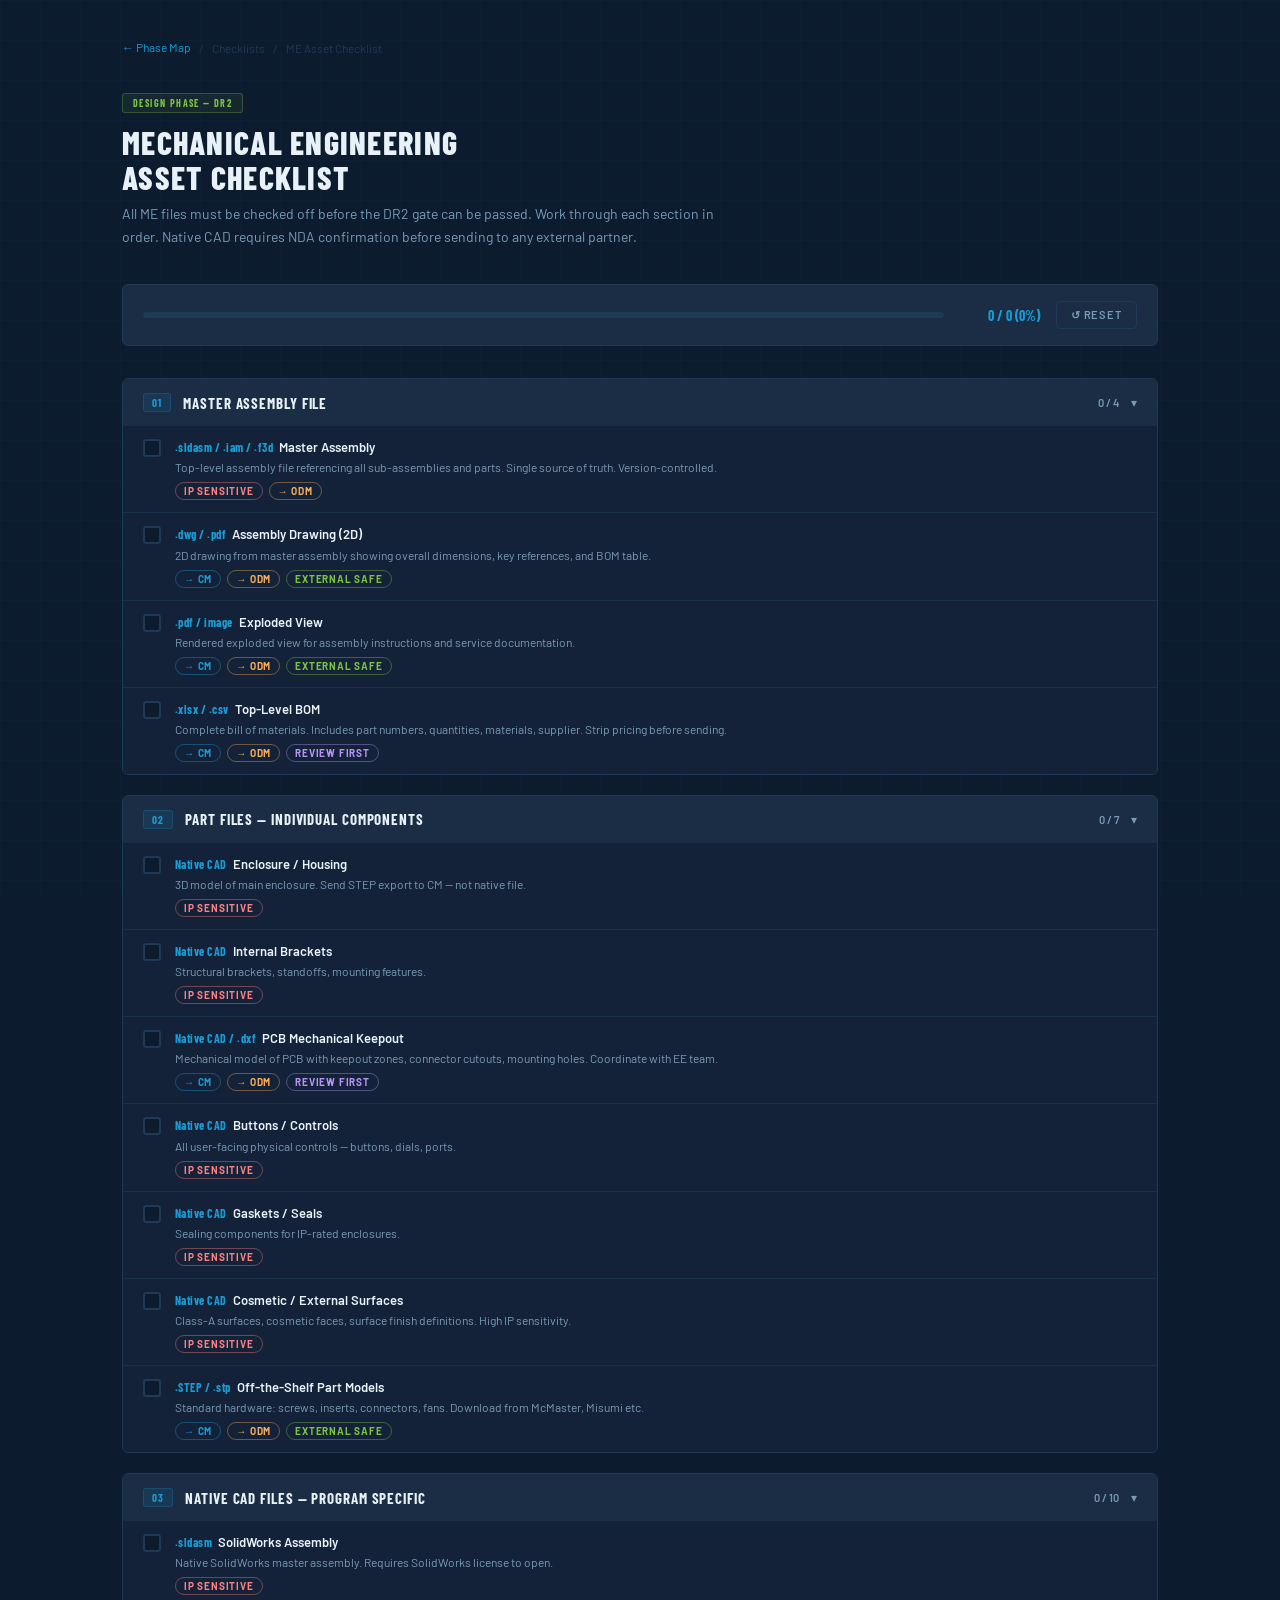
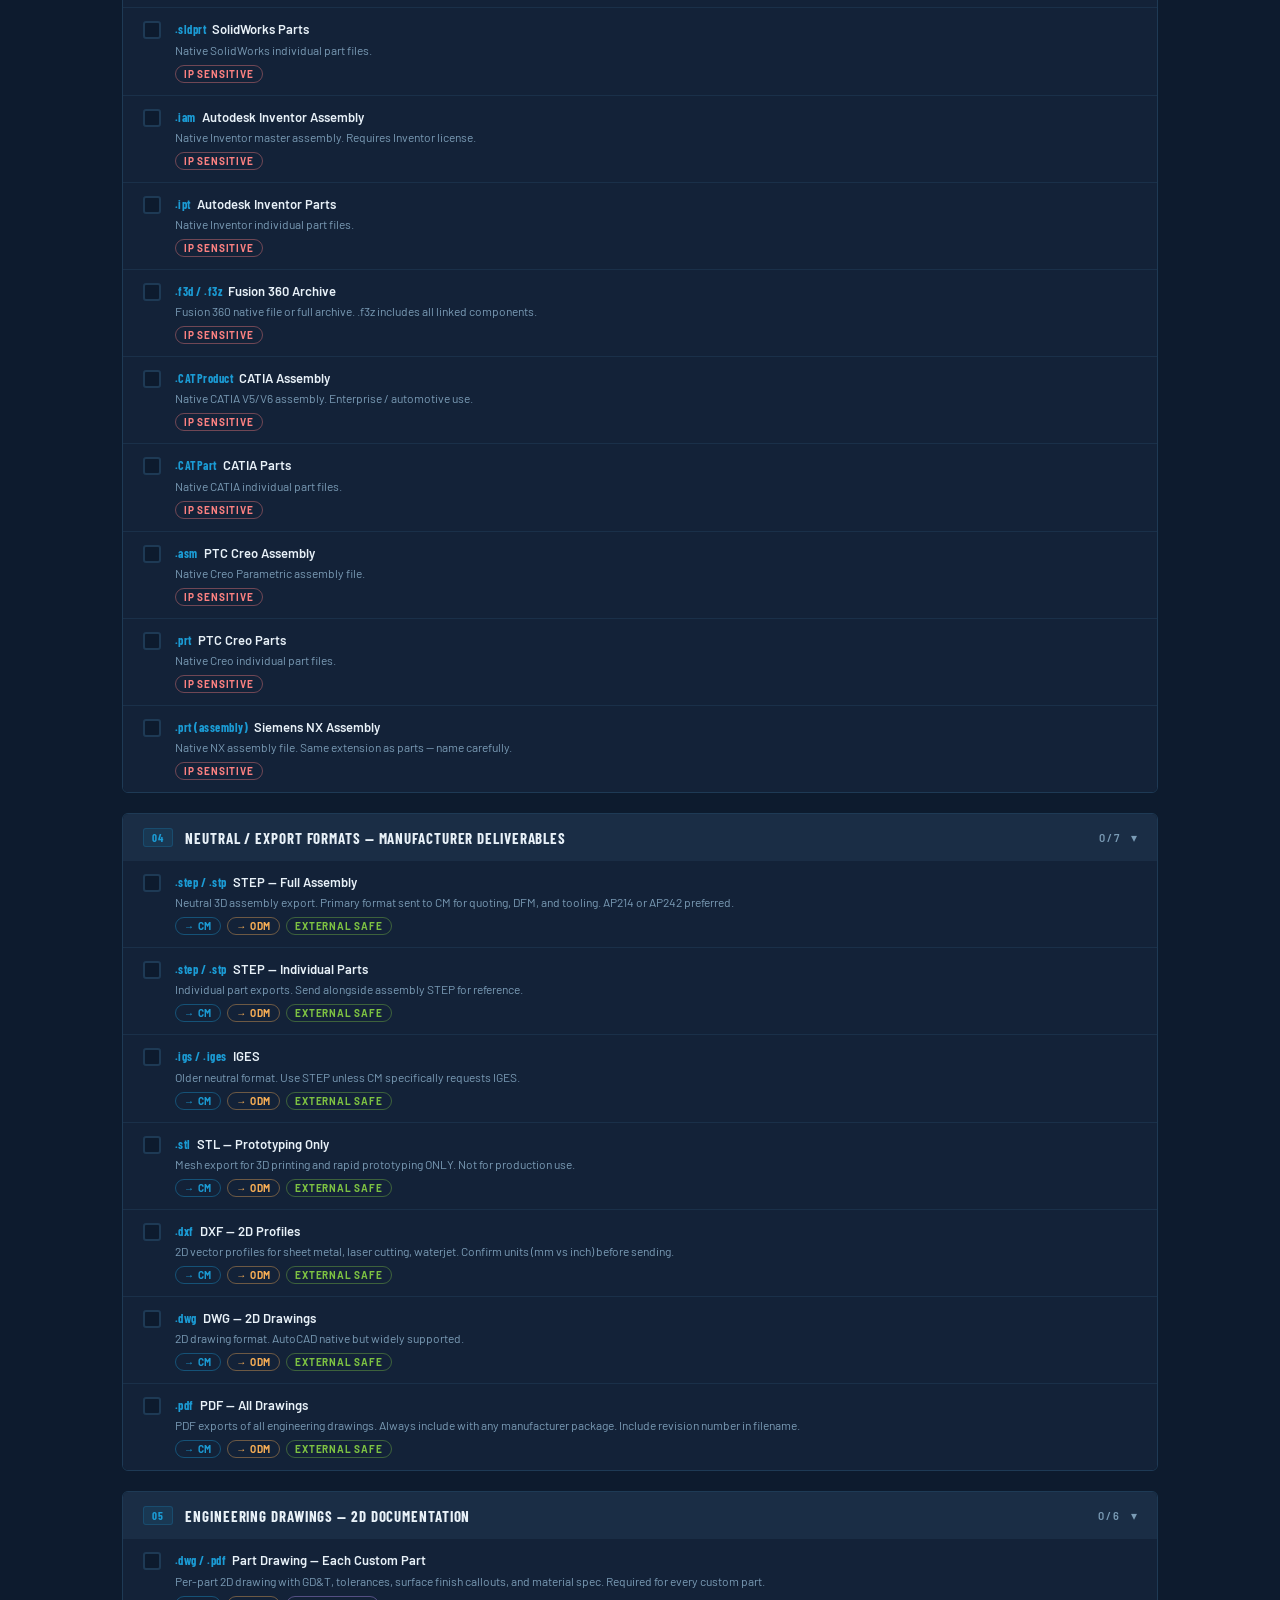
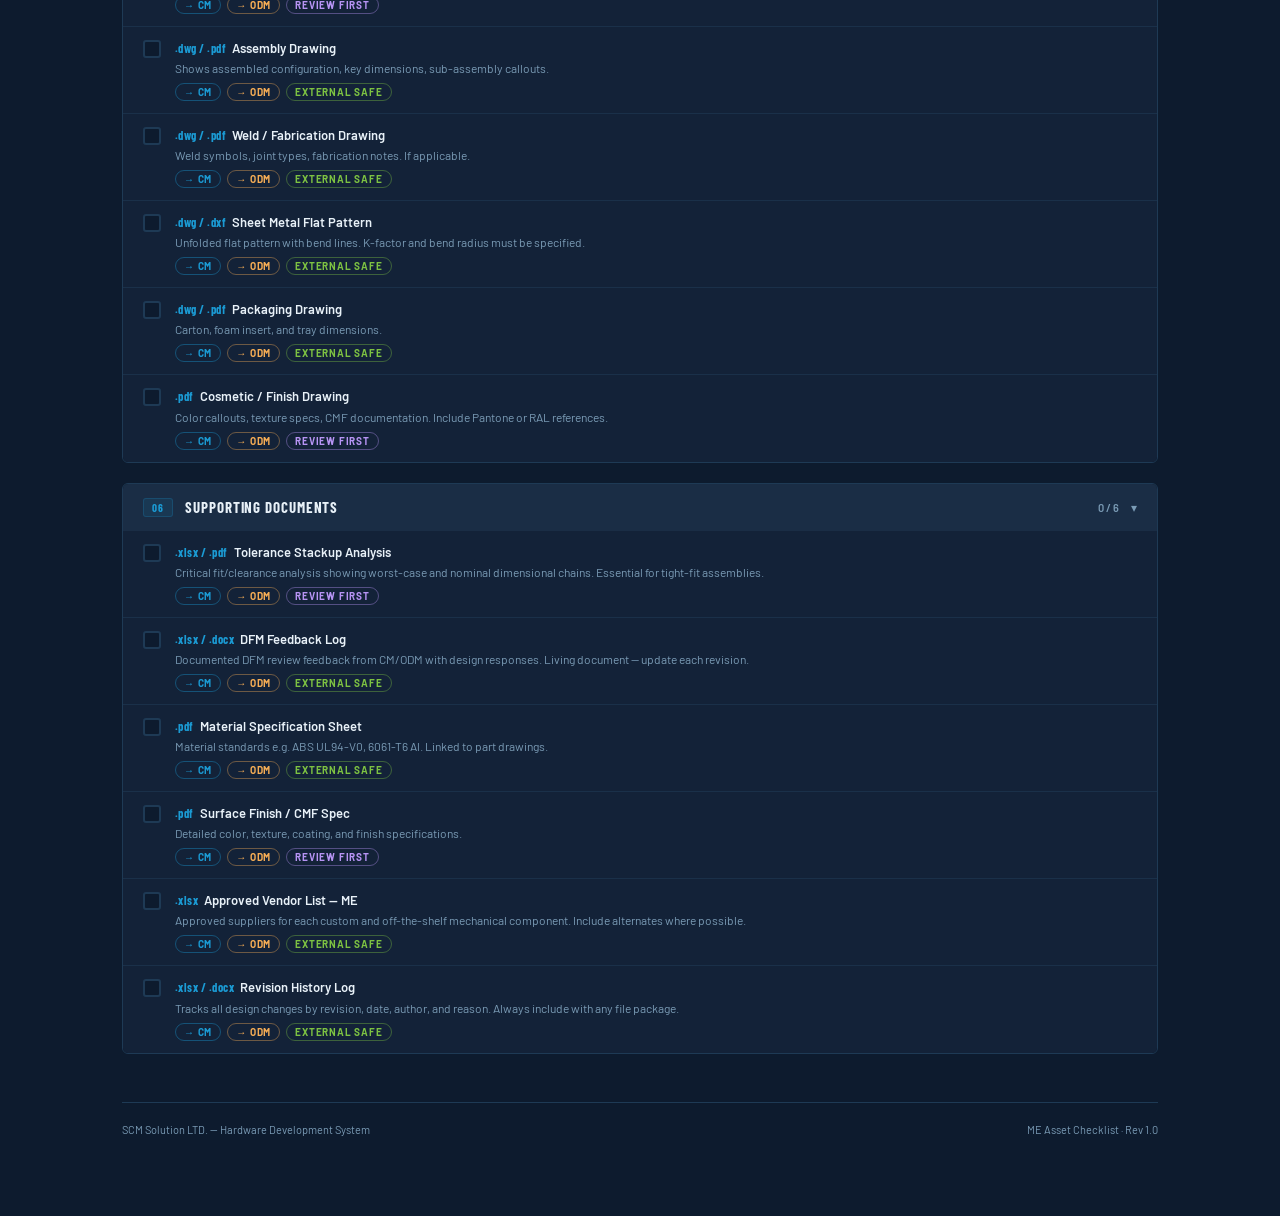
<file: me-assets.html>
<!DOCTYPE html>
<html lang="en">
<head>
<meta charset="UTF-8">
<meta name="viewport" content="width=device-width, initial-scale=1.0">
<title>ME Asset Checklist — SCM Hardware System</title>
<link href="https://fonts.googleapis.com/css2?family=Barlow:wght@300;400;500;600;700&family=Barlow+Condensed:wght@400;600;700;800&display=swap" rel="stylesheet">
<style>
  :root {
    --scm-blue: #1B9BD4;
    --scm-green: #7DC242;
    --scm-dark: #0D1B2E;
    --scm-mid: #132238;
    --scm-surface: #1A2D45;
    --scm-border: #1E3A55;
    --text: #E8F1F8;
    --muted: #7A9BB5;
  }
  * { box-sizing: border-box; margin: 0; padding: 0; }
  body {
    background: var(--scm-dark);
    color: var(--text);
    font-family: 'Barlow', sans-serif;
    min-height: 100vh;
  }
  body::before {
    content: '';
    position: fixed;
    inset: 0;
    background-image:
      linear-gradient(rgba(27,155,212,0.03) 1px, transparent 1px),
      linear-gradient(90deg, rgba(27,155,212,0.03) 1px, transparent 1px);
    background-size: 40px 40px;
    pointer-events: none;
    z-index: 0;
  }
  .wrap { position: relative; z-index: 1; max-width: 1100px; margin: 0 auto; padding: 40px 32px 80px; }

  nav {
    display: flex;
    align-items: center;
    gap: 8px;
    margin-bottom: 36px;
    font-size: 12px;
    color: var(--muted);
  }
  nav a { color: var(--scm-blue); text-decoration: none; }
  nav a:hover { text-decoration: underline; }
  nav span { color: var(--scm-border); }

  header { margin-bottom: 36px; }
  .phase-tag {
    display: inline-block;
    font-family: 'Barlow Condensed', sans-serif;
    font-size: 10px;
    font-weight: 700;
    letter-spacing: 0.14em;
    text-transform: uppercase;
    color: var(--scm-green);
    border: 1px solid rgba(125,194,66,0.3);
    background: rgba(125,194,66,0.08);
    padding: 3px 10px;
    border-radius: 3px;
    margin-bottom: 12px;
  }
  h1 {
    font-family: 'Barlow Condensed', sans-serif;
    font-size: 32px;
    font-weight: 800;
    text-transform: uppercase;
    letter-spacing: 0.04em;
    line-height: 1.1;
    margin-bottom: 8px;
  }
  .subtitle { font-size: 14px; color: var(--muted); max-width: 600px; line-height: 1.6; }

  /* Progress bar */
  .progress-wrap {
    background: var(--scm-surface);
    border: 1px solid var(--scm-border);
    border-radius: 6px;
    padding: 16px 20px;
    margin-bottom: 32px;
    display: flex;
    align-items: center;
    gap: 16px;
  }
  .progress-track {
    flex: 1;
    height: 6px;
    background: var(--scm-border);
    border-radius: 99px;
    overflow: hidden;
  }
  .progress-fill {
    height: 100%;
    background: linear-gradient(90deg, var(--scm-blue), var(--scm-green));
    border-radius: 99px;
    transition: width 0.4s ease;
    width: 0%;
  }
  .progress-label {
    font-family: 'Barlow Condensed', sans-serif;
    font-size: 14px;
    font-weight: 700;
    color: var(--scm-blue);
    white-space: nowrap;
    min-width: 80px;
    text-align: right;
  }
  .reset-btn {
    font-family: 'Barlow', sans-serif;
    font-size: 11px;
    font-weight: 600;
    letter-spacing: 0.08em;
    text-transform: uppercase;
    padding: 6px 14px;
    background: transparent;
    border: 1px solid var(--scm-border);
    color: var(--muted);
    border-radius: 4px;
    cursor: pointer;
    transition: all 0.15s;
  }
  .reset-btn:hover { border-color: #fc8181; color: #fc8181; }

  /* Sections */
  .section { margin-bottom: 20px; border-radius: 6px; overflow: hidden; border: 1px solid var(--scm-border); }

  .section-header {
    display: flex;
    align-items: center;
    gap: 12px;
    padding: 14px 20px;
    background: var(--scm-surface);
    cursor: pointer;
    user-select: none;
    transition: background 0.15s;
  }
  .section-header:hover { background: #1f3550; }

  .section-num {
    font-family: 'Barlow Condensed', sans-serif;
    font-size: 11px;
    font-weight: 700;
    letter-spacing: 0.1em;
    color: var(--scm-blue);
    background: rgba(27,155,212,0.1);
    border: 1px solid rgba(27,155,212,0.2);
    padding: 2px 8px;
    border-radius: 3px;
    white-space: nowrap;
  }

  .section-title-text {
    font-family: 'Barlow Condensed', sans-serif;
    font-size: 15px;
    font-weight: 700;
    text-transform: uppercase;
    letter-spacing: 0.06em;
    flex: 1;
  }

  .section-progress {
    font-size: 11px;
    color: var(--muted);
    font-weight: 600;
    white-space: nowrap;
  }

  .chevron {
    color: var(--muted);
    font-size: 12px;
    transition: transform 0.2s;
  }
  .section.collapsed .chevron { transform: rotate(-90deg); }
  .section.collapsed .items { display: none; }

  /* Items */
  .items { background: var(--scm-mid); }

  .item {
    display: flex;
    align-items: flex-start;
    gap: 14px;
    padding: 12px 20px;
    border-bottom: 1px solid rgba(30,58,85,0.6);
    cursor: pointer;
    transition: background 0.12s;
  }
  .item:last-child { border-bottom: none; }
  .item:hover { background: rgba(27,155,212,0.04); }
  .item.checked { opacity: 0.5; }
  .item.checked .item-name { text-decoration: line-through; color: var(--muted); }

  .checkbox {
    width: 18px; height: 18px;
    min-width: 18px;
    border: 2px solid var(--scm-border);
    border-radius: 3px;
    margin-top: 1px;
    display: flex;
    align-items: center;
    justify-content: center;
    transition: all 0.15s;
    background: var(--scm-dark);
  }
  .item.checked .checkbox {
    background: var(--scm-green);
    border-color: var(--scm-green);
  }
  .tick { display: none; color: white; font-size: 11px; font-weight: 700; }
  .item.checked .tick { display: block; }

  .item-body { flex: 1; }
  .item-name { font-size: 13px; font-weight: 600; line-height: 1.4; margin-bottom: 2px; }
  .item-ext {
    font-family: 'Barlow Condensed', sans-serif;
    font-size: 12px;
    font-weight: 700;
    color: var(--scm-blue);
    margin-right: 6px;
    letter-spacing: 0.04em;
  }
  .item-desc { font-size: 12px; color: var(--muted); line-height: 1.5; }

  .item-badges { display: flex; gap: 6px; margin-top: 6px; flex-wrap: wrap; }
  .badge {
    font-size: 10px;
    font-weight: 700;
    letter-spacing: 0.08em;
    text-transform: uppercase;
    padding: 2px 8px;
    border-radius: 99px;
    border: 1px solid;
  }
  .badge-cm    { color: var(--scm-blue);  border-color: rgba(27,155,212,0.4); }
  .badge-odm   { color: #f6ad55;          border-color: rgba(246,173,85,0.4); }
  .badge-ip    { color: #fc8181;          border-color: rgba(252,129,129,0.4); }
  .badge-safe  { color: var(--scm-green); border-color: rgba(125,194,66,0.4); }
  .badge-rev   { color: #b794f4;          border-color: rgba(183,148,244,0.4); }

  footer {
    margin-top: 48px;
    padding-top: 20px;
    border-top: 1px solid var(--scm-border);
    display: flex;
    justify-content: space-between;
    font-size: 11px;
    color: var(--muted);
  }
</style>
</head>
<body>
<div class="wrap">

  <nav>
    <a href="../index.html">← Phase Map</a>
    <span>/</span>
    <span>Checklists</span>
    <span>/</span>
    <span>ME Asset Checklist</span>
  </nav>

  <header>
    <div class="phase-tag">Design Phase — DR2</div>
    <h1>Mechanical Engineering<br>Asset Checklist</h1>
    <p class="subtitle">All ME files must be checked off before the DR2 gate can be passed. Work through each section in order. Native CAD requires NDA confirmation before sending to any external partner.</p>
  </header>

  <div class="progress-wrap">
    <div class="progress-track"><div class="progress-fill" id="progressFill"></div></div>
    <div class="progress-label" id="progressLabel">0 / 0</div>
    <button class="reset-btn" onclick="resetAll()">↺ Reset</button>
  </div>

  <div id="sections"></div>

  <footer>
    <span>SCM Solution LTD. — Hardware Development System</span>
    <span>ME Asset Checklist · Rev 1.0</span>
  </footer>
</div>

<script>
const data = [
  {
    num: "01", title: "Master Assembly File",
    items: [
      { name: "Master Assembly", ext: ".sldasm / .iam / .f3d", desc: "Top-level assembly file referencing all sub-assemblies and parts. Single source of truth. Version-controlled.", badges: ["ip","odm"] },
      { name: "Assembly Drawing (2D)", ext: ".dwg / .pdf", desc: "2D drawing from master assembly showing overall dimensions, key references, and BOM table.", badges: ["cm","odm","safe"] },
      { name: "Exploded View", ext: ".pdf / image", desc: "Rendered exploded view for assembly instructions and service documentation.", badges: ["cm","odm","safe"] },
      { name: "Top-Level BOM", ext: ".xlsx / .csv", desc: "Complete bill of materials. Includes part numbers, quantities, materials, supplier. Strip pricing before sending.", badges: ["cm","odm","rev"] },
    ]
  },
  {
    num: "02", title: "Part Files — Individual Components",
    items: [
      { name: "Enclosure / Housing", ext: "Native CAD", desc: "3D model of main enclosure. Send STEP export to CM — not native file.", badges: ["ip"] },
      { name: "Internal Brackets", ext: "Native CAD", desc: "Structural brackets, standoffs, mounting features.", badges: ["ip"] },
      { name: "PCB Mechanical Keepout", ext: "Native CAD / .dxf", desc: "Mechanical model of PCB with keepout zones, connector cutouts, mounting holes. Coordinate with EE team.", badges: ["cm","odm","rev"] },
      { name: "Buttons / Controls", ext: "Native CAD", desc: "All user-facing physical controls — buttons, dials, ports.", badges: ["ip"] },
      { name: "Gaskets / Seals", ext: "Native CAD", desc: "Sealing components for IP-rated enclosures.", badges: ["ip"] },
      { name: "Cosmetic / External Surfaces", ext: "Native CAD", desc: "Class-A surfaces, cosmetic faces, surface finish definitions. High IP sensitivity.", badges: ["ip"] },
      { name: "Off-the-Shelf Part Models", ext: ".STEP / .stp", desc: "Standard hardware: screws, inserts, connectors, fans. Download from McMaster, Misumi etc.", badges: ["cm","odm","safe"] },
    ]
  },
  {
    num: "03", title: "Native CAD Files — Program Specific",
    items: [
      { name: "SolidWorks Assembly", ext: ".sldasm", desc: "Native SolidWorks master assembly. Requires SolidWorks license to open.", badges: ["ip"] },
      { name: "SolidWorks Parts", ext: ".sldprt", desc: "Native SolidWorks individual part files.", badges: ["ip"] },
      { name: "Autodesk Inventor Assembly", ext: ".iam", desc: "Native Inventor master assembly. Requires Inventor license.", badges: ["ip"] },
      { name: "Autodesk Inventor Parts", ext: ".ipt", desc: "Native Inventor individual part files.", badges: ["ip"] },
      { name: "Fusion 360 Archive", ext: ".f3d / .f3z", desc: "Fusion 360 native file or full archive. .f3z includes all linked components.", badges: ["ip"] },
      { name: "CATIA Assembly", ext: ".CATProduct", desc: "Native CATIA V5/V6 assembly. Enterprise / automotive use.", badges: ["ip"] },
      { name: "CATIA Parts", ext: ".CATPart", desc: "Native CATIA individual part files.", badges: ["ip"] },
      { name: "PTC Creo Assembly", ext: ".asm", desc: "Native Creo Parametric assembly file.", badges: ["ip"] },
      { name: "PTC Creo Parts", ext: ".prt", desc: "Native Creo individual part files.", badges: ["ip"] },
      { name: "Siemens NX Assembly", ext: ".prt (assembly)", desc: "Native NX assembly file. Same extension as parts — name carefully.", badges: ["ip"] },
    ]
  },
  {
    num: "04", title: "Neutral / Export Formats — Manufacturer Deliverables",
    items: [
      { name: "STEP — Full Assembly", ext: ".step / .stp", desc: "Neutral 3D assembly export. Primary format sent to CM for quoting, DFM, and tooling. AP214 or AP242 preferred.", badges: ["cm","odm","safe"] },
      { name: "STEP — Individual Parts", ext: ".step / .stp", desc: "Individual part exports. Send alongside assembly STEP for reference.", badges: ["cm","odm","safe"] },
      { name: "IGES", ext: ".igs / .iges", desc: "Older neutral format. Use STEP unless CM specifically requests IGES.", badges: ["cm","odm","safe"] },
      { name: "STL — Prototyping Only", ext: ".stl", desc: "Mesh export for 3D printing and rapid prototyping ONLY. Not for production use.", badges: ["cm","odm","safe"] },
      { name: "DXF — 2D Profiles", ext: ".dxf", desc: "2D vector profiles for sheet metal, laser cutting, waterjet. Confirm units (mm vs inch) before sending.", badges: ["cm","odm","safe"] },
      { name: "DWG — 2D Drawings", ext: ".dwg", desc: "2D drawing format. AutoCAD native but widely supported.", badges: ["cm","odm","safe"] },
      { name: "PDF — All Drawings", ext: ".pdf", desc: "PDF exports of all engineering drawings. Always include with any manufacturer package. Include revision number in filename.", badges: ["cm","odm","safe"] },
    ]
  },
  {
    num: "05", title: "Engineering Drawings — 2D Documentation",
    items: [
      { name: "Part Drawing — Each Custom Part", ext: ".dwg / .pdf", desc: "Per-part 2D drawing with GD&T, tolerances, surface finish callouts, and material spec. Required for every custom part.", badges: ["cm","odm","rev"] },
      { name: "Assembly Drawing", ext: ".dwg / .pdf", desc: "Shows assembled configuration, key dimensions, sub-assembly callouts.", badges: ["cm","odm","safe"] },
      { name: "Weld / Fabrication Drawing", ext: ".dwg / .pdf", desc: "Weld symbols, joint types, fabrication notes. If applicable.", badges: ["cm","odm","safe"] },
      { name: "Sheet Metal Flat Pattern", ext: ".dwg / .dxf", desc: "Unfolded flat pattern with bend lines. K-factor and bend radius must be specified.", badges: ["cm","odm","safe"] },
      { name: "Packaging Drawing", ext: ".dwg / .pdf", desc: "Carton, foam insert, and tray dimensions.", badges: ["cm","odm","safe"] },
      { name: "Cosmetic / Finish Drawing", ext: ".pdf", desc: "Color callouts, texture specs, CMF documentation. Include Pantone or RAL references.", badges: ["cm","odm","rev"] },
    ]
  },
  {
    num: "06", title: "Supporting Documents",
    items: [
      { name: "Tolerance Stackup Analysis", ext: ".xlsx / .pdf", desc: "Critical fit/clearance analysis showing worst-case and nominal dimensional chains. Essential for tight-fit assemblies.", badges: ["cm","odm","rev"] },
      { name: "DFM Feedback Log", ext: ".xlsx / .docx", desc: "Documented DFM review feedback from CM/ODM with design responses. Living document — update each revision.", badges: ["cm","odm","safe"] },
      { name: "Material Specification Sheet", ext: ".pdf", desc: "Material standards e.g. ABS UL94-V0, 6061-T6 Al. Linked to part drawings.", badges: ["cm","odm","safe"] },
      { name: "Surface Finish / CMF Spec", ext: ".pdf", desc: "Detailed color, texture, coating, and finish specifications.", badges: ["cm","odm","rev"] },
      { name: "Approved Vendor List — ME", ext: ".xlsx", desc: "Approved suppliers for each custom and off-the-shelf mechanical component. Include alternates where possible.", badges: ["cm","odm","safe"] },
      { name: "Revision History Log", ext: ".xlsx / .docx", desc: "Tracks all design changes by revision, date, author, and reason. Always include with any file package.", badges: ["cm","odm","safe"] },
    ]
  }
];

const badgeMap = {
  cm:   { label: "→ CM",        cls: "badge-cm" },
  odm:  { label: "→ ODM",       cls: "badge-odm" },
  ip:   { label: "IP Sensitive", cls: "badge-ip" },
  safe: { label: "External Safe",cls: "badge-safe" },
  rev:  { label: "Review First", cls: "badge-rev" },
};

let state = {};

function saveState() {
  try { localStorage.setItem('me-checklist', JSON.stringify(state)); } catch(e) {}
}

function loadState() {
  try {
    const s = localStorage.getItem('me-checklist');
    if (s) state = JSON.parse(s);
  } catch(e) {}
}

function updateProgress() {
  let total = 0, checked = 0;
  Object.values(state).forEach(v => { total++; if (v) checked++; });
  const pct = total ? Math.round(checked / total * 100) : 0;
  document.getElementById('progressFill').style.width = pct + '%';
  document.getElementById('progressLabel').textContent = checked + ' / ' + total + ' (' + pct + '%)';

  // Update section counts
  data.forEach(sec => {
    const secItems = sec.items.map((_, i) => sec.num + '-' + i);
    const secTotal = secItems.length;
    const secChecked = secItems.filter(k => state[k]).length;
    const el = document.getElementById('sec-progress-' + sec.num);
    if (el) el.textContent = secChecked + ' / ' + secTotal;
  });
}

function toggleItem(key) {
  state[key] = !state[key];
  const el = document.getElementById('item-' + key);
  if (state[key]) el.classList.add('checked');
  else el.classList.remove('checked');
  saveState();
  updateProgress();
}

function toggleSection(num) {
  const sec = document.getElementById('section-' + num);
  sec.classList.toggle('collapsed');
}

function resetAll() {
  if (!confirm('Reset all checkboxes?')) return;
  state = {};
  document.querySelectorAll('.item').forEach(el => el.classList.remove('checked'));
  saveState();
  updateProgress();
}

function render() {
  loadState();
  const container = document.getElementById('sections');
  container.innerHTML = '';

  data.forEach(sec => {
    const div = document.createElement('div');
    div.className = 'section';
    div.id = 'section-' + sec.num;

    const secChecked = sec.items.filter((_, i) => state[sec.num + '-' + i]).length;

    div.innerHTML = `
      <div class="section-header" onclick="toggleSection('${sec.num}')">
        <span class="section-num">${sec.num}</span>
        <span class="section-title-text">${sec.title}</span>
        <span class="section-progress" id="sec-progress-${sec.num}">${secChecked} / ${sec.items.length}</span>
        <span class="chevron">▾</span>
      </div>
      <div class="items">
        ${sec.items.map((item, i) => {
          const key = sec.num + '-' + i;
          const checked = state[key] ? 'checked' : '';
          const badges = item.badges.map(b =>
            `<span class="badge ${badgeMap[b].cls}">${badgeMap[b].label}</span>`
          ).join('');
          return `
            <div class="item ${checked}" id="item-${key}" onclick="toggleItem('${key}')">
              <div class="checkbox"><span class="tick">✓</span></div>
              <div class="item-body">
                <div class="item-name"><span class="item-ext">${item.ext}</span>${item.name}</div>
                <div class="item-desc">${item.desc}</div>
                <div class="item-badges">${badges}</div>
              </div>
            </div>
          `;
        }).join('')}
      </div>
    `;
    container.appendChild(div);
  });

  updateProgress();
}

render();
</script>
</body>
</html>
</file>
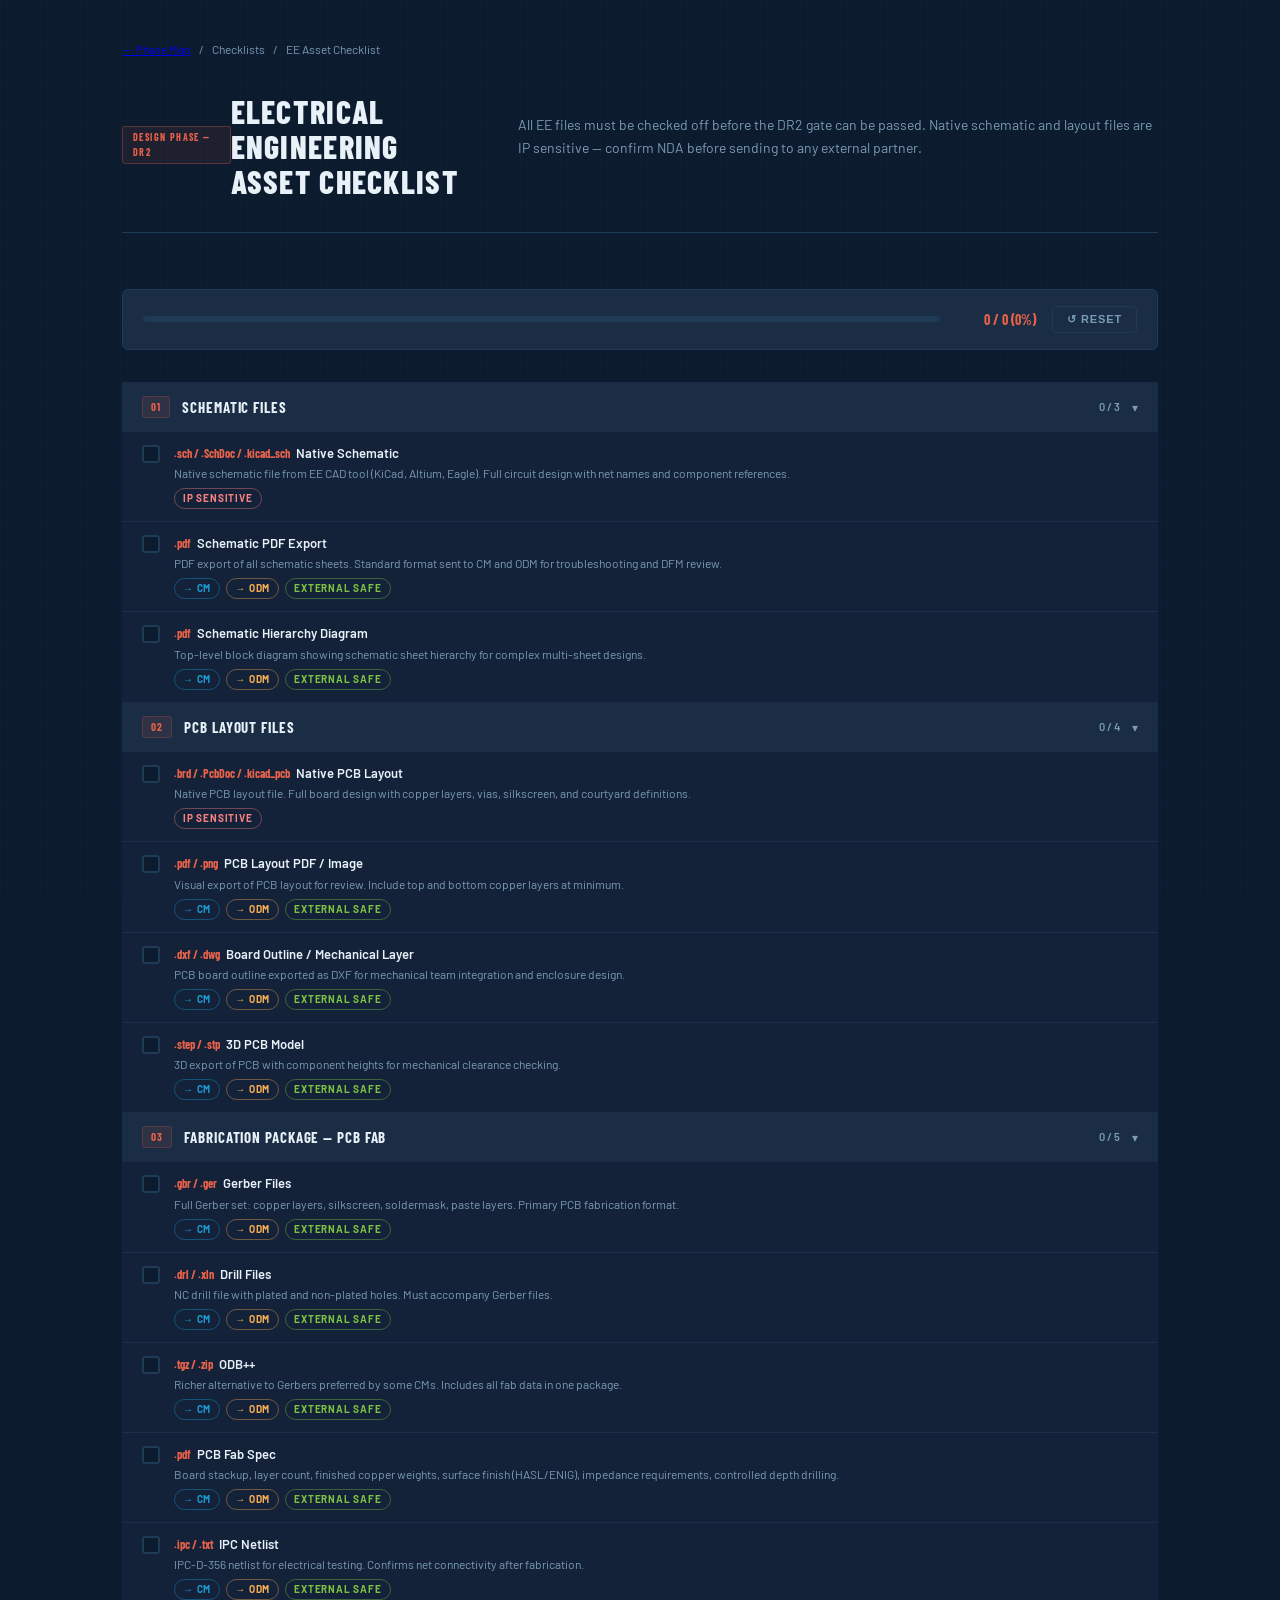
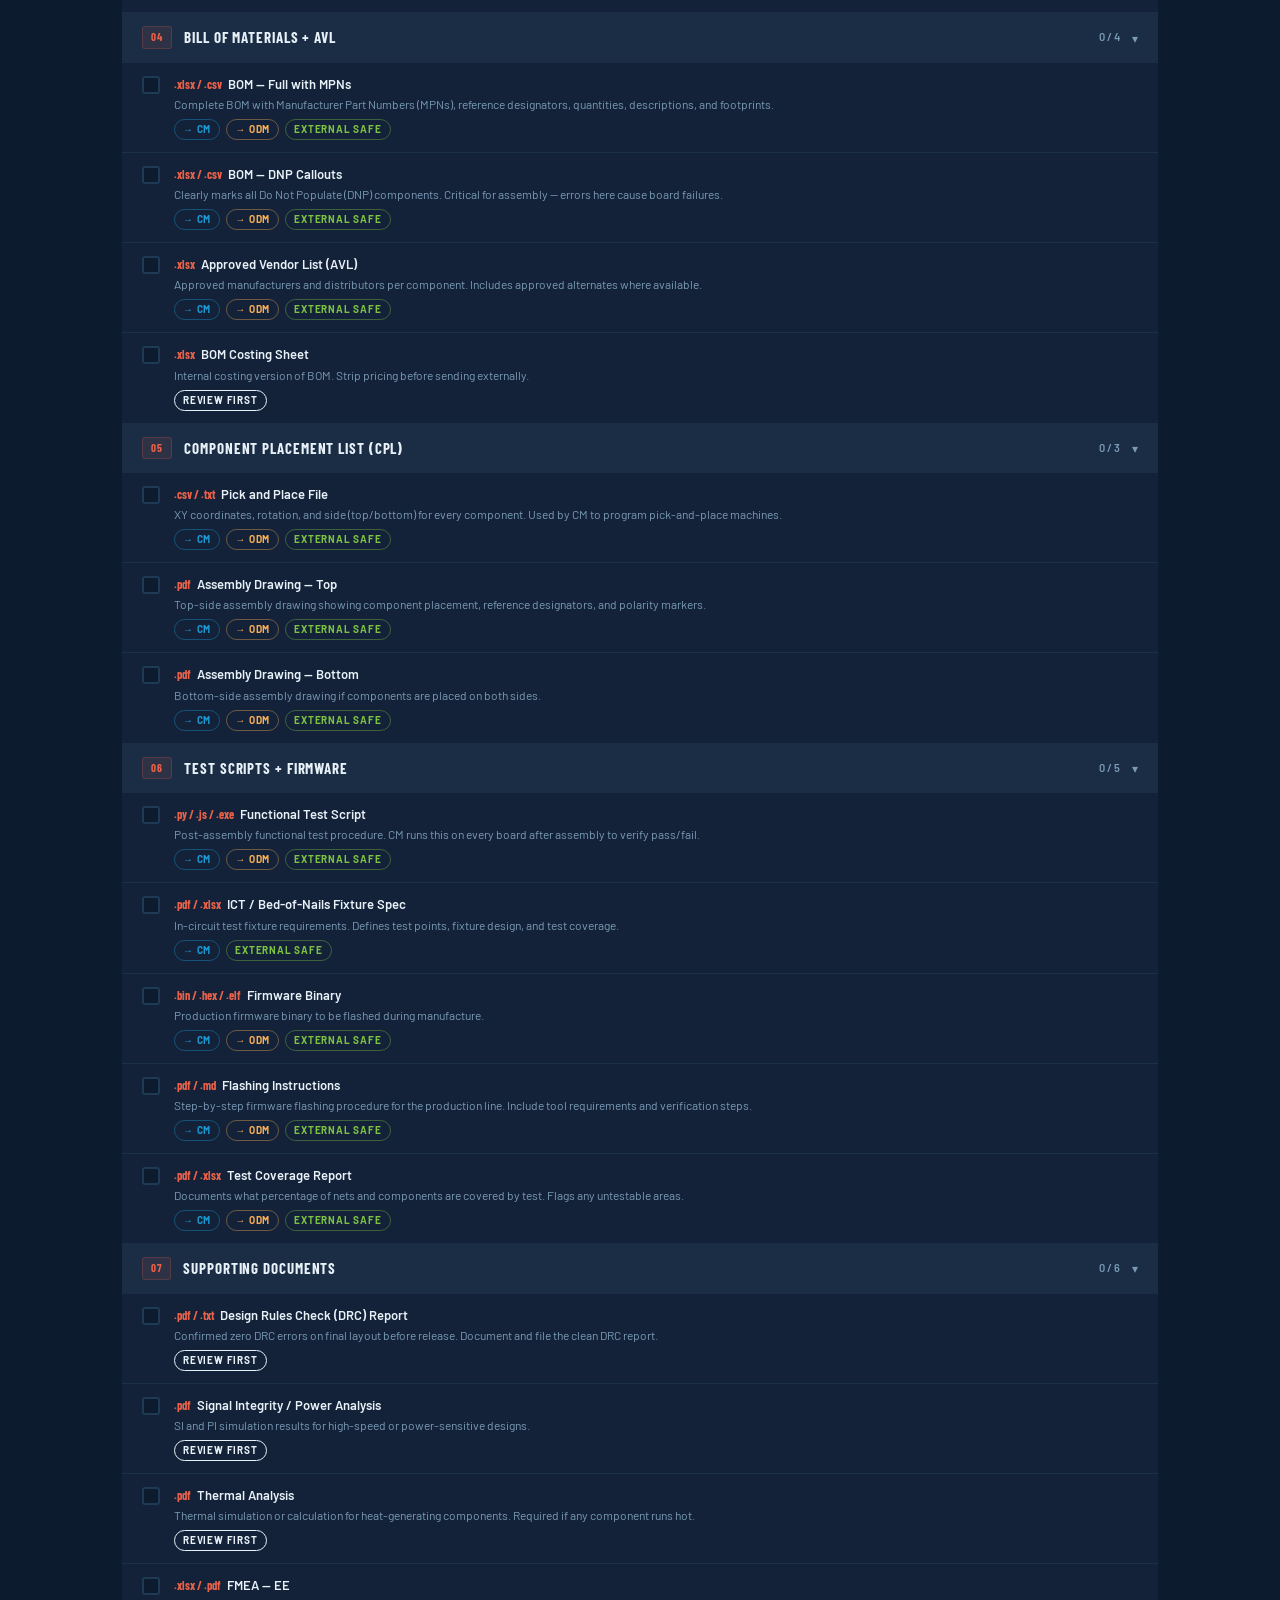
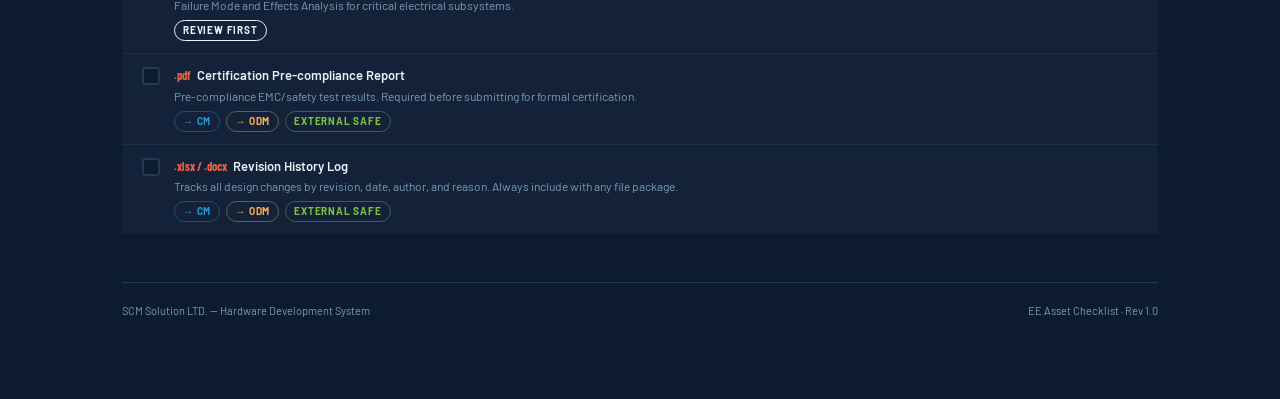
<file: checklists/checklist-me-assets.html>
<!DOCTYPE html>
<html lang="en">
<head>
<meta charset="UTF-8">
<meta name="viewport" content="width=device-width, initial-scale=1.0">
<title>EE Asset Checklist — SCM Hardware System</title>
  <link href="https://fonts.googleapis.com/css2?family=Barlow:wght@300;400;500;600;700;800&family=Barlow+Condensed:wght@400;600;700;800&display=swap" rel="stylesheet">
  <link rel="stylesheet" href="../css/scm-styles.css">
  <style>
  .cl-section-num{color:var(--scm-sky);background:rgba(99,179,237,.1);border-color:rgba(99,179,237,.2)}
  .cl-item-ext{color:var(--scm-sky)}
  .prog-fill{background:linear-gradient(90deg,var(--scm-sky),var(--scm-green))}
  .prog-lbl{color:var(--scm-sky)}
  .cl-item:hover{background:rgba(99,179,237,.04)}
  </style>
</head>
<body>
<div class="wrap">
  <nav>
    <a href="../index.html">← Phase Map</a>
    <span>/</span>
    <span>Checklists</span>
    <span>/</span>
    <span>EE Asset Checklist</span>
  </nav>

  <header>
    <div class="phase-tag">Design Phase — DR2</div>
    <h1>Electrical Engineering<br>Asset Checklist</h1>
    <p class="subtitle">All EE files must be checked off before the DR2 gate can be passed. Native schematic and layout files are IP sensitive — confirm NDA before sending to any external partner.</p>
  </header>

  <div class="progress-wrap">
    <div class="progress-track"><div class="progress-fill" id="progressFill"></div></div>
    <div class="progress-label" id="progressLabel">0 / 0</div>
    <button class="reset-btn" onclick="resetAll()">↺ Reset</button>
  </div>

  <div id="sections"></div>

  <footer>
    <span>SCM Solution LTD. — Hardware Development System</span>
    <span>EE Asset Checklist · Rev 1.0</span>
  </footer>
</div>

<script>
const data = [
  {
    num: "01", title: "Schematic Files",
    items: [
      { name: "Native Schematic", ext: ".sch / .SchDoc / .kicad_sch", desc: "Native schematic file from EE CAD tool (KiCad, Altium, Eagle). Full circuit design with net names and component references.", badges: ["ip"] },
      { name: "Schematic PDF Export", ext: ".pdf", desc: "PDF export of all schematic sheets. Standard format sent to CM and ODM for troubleshooting and DFM review.", badges: ["cm","odm","safe"] },
      { name: "Schematic Hierarchy Diagram", ext: ".pdf", desc: "Top-level block diagram showing schematic sheet hierarchy for complex multi-sheet designs.", badges: ["cm","odm","safe"] },
    ]
  },
  {
    num: "02", title: "PCB Layout Files",
    items: [
      { name: "Native PCB Layout", ext: ".brd / .PcbDoc / .kicad_pcb", desc: "Native PCB layout file. Full board design with copper layers, vias, silkscreen, and courtyard definitions.", badges: ["ip"] },
      { name: "PCB Layout PDF / Image", ext: ".pdf / .png", desc: "Visual export of PCB layout for review. Include top and bottom copper layers at minimum.", badges: ["cm","odm","safe"] },
      { name: "Board Outline / Mechanical Layer", ext: ".dxf / .dwg", desc: "PCB board outline exported as DXF for mechanical team integration and enclosure design.", badges: ["cm","odm","safe"] },
      { name: "3D PCB Model", ext: ".step / .stp", desc: "3D export of PCB with component heights for mechanical clearance checking.", badges: ["cm","odm","safe"] },
    ]
  },
  {
    num: "03", title: "Fabrication Package — PCB Fab",
    items: [
      { name: "Gerber Files", ext: ".gbr / .ger", desc: "Full Gerber set: copper layers, silkscreen, soldermask, paste layers. Primary PCB fabrication format.", badges: ["cm","odm","safe"] },
      { name: "Drill Files", ext: ".drl / .xln", desc: "NC drill file with plated and non-plated holes. Must accompany Gerber files.", badges: ["cm","odm","safe"] },
      { name: "ODB++", ext: ".tgz / .zip", desc: "Richer alternative to Gerbers preferred by some CMs. Includes all fab data in one package.", badges: ["cm","odm","safe"] },
      { name: "PCB Fab Spec", ext: ".pdf", desc: "Board stackup, layer count, finished copper weights, surface finish (HASL/ENIG), impedance requirements, controlled depth drilling.", badges: ["cm","odm","safe"] },
      { name: "IPC Netlist", ext: ".ipc / .txt", desc: "IPC-D-356 netlist for electrical testing. Confirms net connectivity after fabrication.", badges: ["cm","odm","safe"] },
    ]
  },
  {
    num: "04", title: "Bill of Materials + AVL",
    items: [
      { name: "BOM — Full with MPNs", ext: ".xlsx / .csv", desc: "Complete BOM with Manufacturer Part Numbers (MPNs), reference designators, quantities, descriptions, and footprints.", badges: ["cm","odm","safe"] },
      { name: "BOM — DNP Callouts", ext: ".xlsx / .csv", desc: "Clearly marks all Do Not Populate (DNP) components. Critical for assembly — errors here cause board failures.", badges: ["cm","odm","safe"] },
      { name: "Approved Vendor List (AVL)", ext: ".xlsx", desc: "Approved manufacturers and distributors per component. Includes approved alternates where available.", badges: ["cm","odm","safe"] },
      { name: "BOM Costing Sheet", ext: ".xlsx", desc: "Internal costing version of BOM. Strip pricing before sending externally.", badges: ["rev"] },
    ]
  },
  {
    num: "05", title: "Component Placement List (CPL)",
    items: [
      { name: "Pick and Place File", ext: ".csv / .txt", desc: "XY coordinates, rotation, and side (top/bottom) for every component. Used by CM to program pick-and-place machines.", badges: ["cm","odm","safe"] },
      { name: "Assembly Drawing — Top", ext: ".pdf", desc: "Top-side assembly drawing showing component placement, reference designators, and polarity markers.", badges: ["cm","odm","safe"] },
      { name: "Assembly Drawing — Bottom", ext: ".pdf", desc: "Bottom-side assembly drawing if components are placed on both sides.", badges: ["cm","odm","safe"] },
    ]
  },
  {
    num: "06", title: "Test Scripts + Firmware",
    items: [
      { name: "Functional Test Script", ext: ".py / .js / .exe", desc: "Post-assembly functional test procedure. CM runs this on every board after assembly to verify pass/fail.", badges: ["cm","odm","safe"] },
      { name: "ICT / Bed-of-Nails Fixture Spec", ext: ".pdf / .xlsx", desc: "In-circuit test fixture requirements. Defines test points, fixture design, and test coverage.", badges: ["cm","safe"] },
      { name: "Firmware Binary", ext: ".bin / .hex / .elf", desc: "Production firmware binary to be flashed during manufacture.", badges: ["cm","odm","safe"] },
      { name: "Flashing Instructions", ext: ".pdf / .md", desc: "Step-by-step firmware flashing procedure for the production line. Include tool requirements and verification steps.", badges: ["cm","odm","safe"] },
      { name: "Test Coverage Report", ext: ".pdf / .xlsx", desc: "Documents what percentage of nets and components are covered by test. Flags any untestable areas.", badges: ["cm","odm","safe"] },
    ]
  },
  {
    num: "07", title: "Supporting Documents",
    items: [
      { name: "Design Rules Check (DRC) Report", ext: ".pdf / .txt", desc: "Confirmed zero DRC errors on final layout before release. Document and file the clean DRC report.", badges: ["rev"] },
      { name: "Signal Integrity / Power Analysis", ext: ".pdf", desc: "SI and PI simulation results for high-speed or power-sensitive designs.", badges: ["rev"] },
      { name: "Thermal Analysis", ext: ".pdf", desc: "Thermal simulation or calculation for heat-generating components. Required if any component runs hot.", badges: ["rev"] },
      { name: "FMEA — EE", ext: ".xlsx / .pdf", desc: "Failure Mode and Effects Analysis for critical electrical subsystems.", badges: ["rev"] },
      { name: "Certification Pre-compliance Report", ext: ".pdf", desc: "Pre-compliance EMC/safety test results. Required before submitting for formal certification.", badges: ["cm","odm","safe"] },
      { name: "Revision History Log", ext: ".xlsx / .docx", desc: "Tracks all design changes by revision, date, author, and reason. Always include with any file package.", badges: ["cm","odm","safe"] },
    ]
  }
];

const badgeMap = {
  cm:   { label: "→ CM",         cls: "badge-cm" },
  odm:  { label: "→ ODM",        cls: "badge-odm" },
  ip:   { label: "IP Sensitive",  cls: "badge-ip" },
  safe: { label: "External Safe", cls: "badge-safe" },
  rev:  { label: "Review First",  cls: "badge-rev" },
};

let state = {};
function saveState() { try { localStorage.setItem('ee-checklist', JSON.stringify(state)); } catch(e) {} }
function loadState() { try { const s = localStorage.getItem('ee-checklist'); if (s) state = JSON.parse(s); } catch(e) {} }

function updateProgress() {
  let total = 0, checked = 0;
  Object.values(state).forEach(v => { total++; if (v) checked++; });
  const pct = total ? Math.round(checked / total * 100) : 0;
  document.getElementById('progressFill').style.width = pct + '%';
  document.getElementById('progressLabel').textContent = checked + ' / ' + total + ' (' + pct + '%)';
  data.forEach(sec => {
    const secChecked = sec.items.filter((_, i) => state[sec.num + '-' + i]).length;
    const el = document.getElementById('sec-progress-' + sec.num);
    if (el) el.textContent = secChecked + ' / ' + sec.items.length;
  });
}

function toggleItem(key) {
  state[key] = !state[key];
  const el = document.getElementById('item-' + key);
  if (state[key]) el.classList.add('checked'); else el.classList.remove('checked');
  saveState(); updateProgress();
}

function toggleSection(num) { document.getElementById('section-' + num).classList.toggle('collapsed'); }

function resetAll() {
  if (!confirm('Reset all checkboxes?')) return;
  state = {};
  document.querySelectorAll('.item').forEach(el => el.classList.remove('checked'));
  saveState(); updateProgress();
}

function render() {
  loadState();
  const container = document.getElementById('sections');
  data.forEach(sec => {
    const div = document.createElement('div');
    div.className = 'section'; div.id = 'section-' + sec.num;
    const secChecked = sec.items.filter((_, i) => state[sec.num + '-' + i]).length;
    div.innerHTML = `
      <div class="section-header" onclick="toggleSection('${sec.num}')">
        <span class="section-num">${sec.num}</span>
        <span class="section-title-text">${sec.title}</span>
        <span class="section-progress" id="sec-progress-${sec.num}">${secChecked} / ${sec.items.length}</span>
        <span class="chevron">▾</span>
      </div>
      <div class="items">
        ${sec.items.map((item, i) => {
          const key = sec.num + '-' + i;
          const checked = state[key] ? 'checked' : '';
          const badges = item.badges.map(b => `<span class="badge ${badgeMap[b].cls}">${badgeMap[b].label}</span>`).join('');
          return `
            <div class="item ${checked}" id="item-${key}" onclick="toggleItem('${key}')">
              <div class="checkbox"><span class="tick">✓</span></div>
              <div class="item-body">
                <div class="item-name"><span class="item-ext">${item.ext}</span>${item.name}</div>
                <div class="item-desc">${item.desc}</div>
                <div class="item-badges">${badges}</div>
              </div>
            </div>`;
        }).join('')}
      </div>`;
    container.appendChild(div);
  });
  updateProgress();
}
render();
</script>
</body>
</html>
</file>
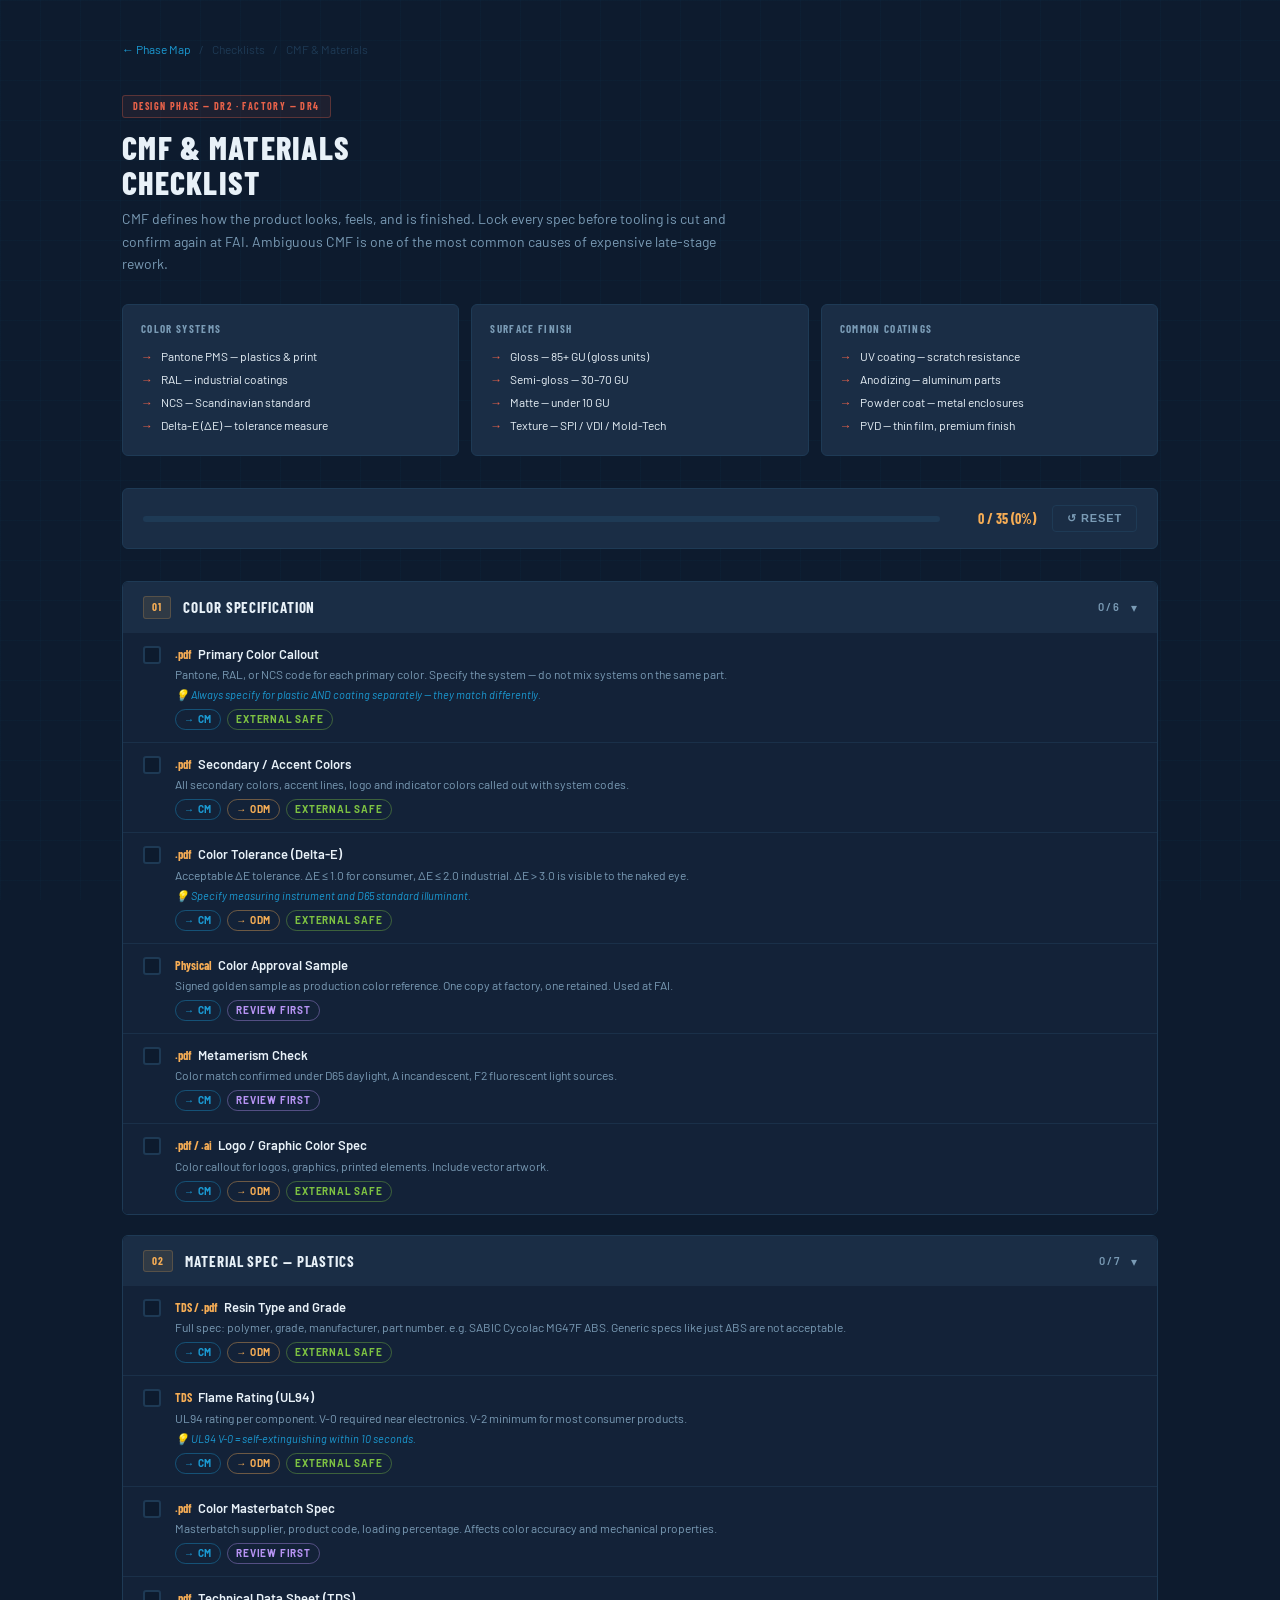
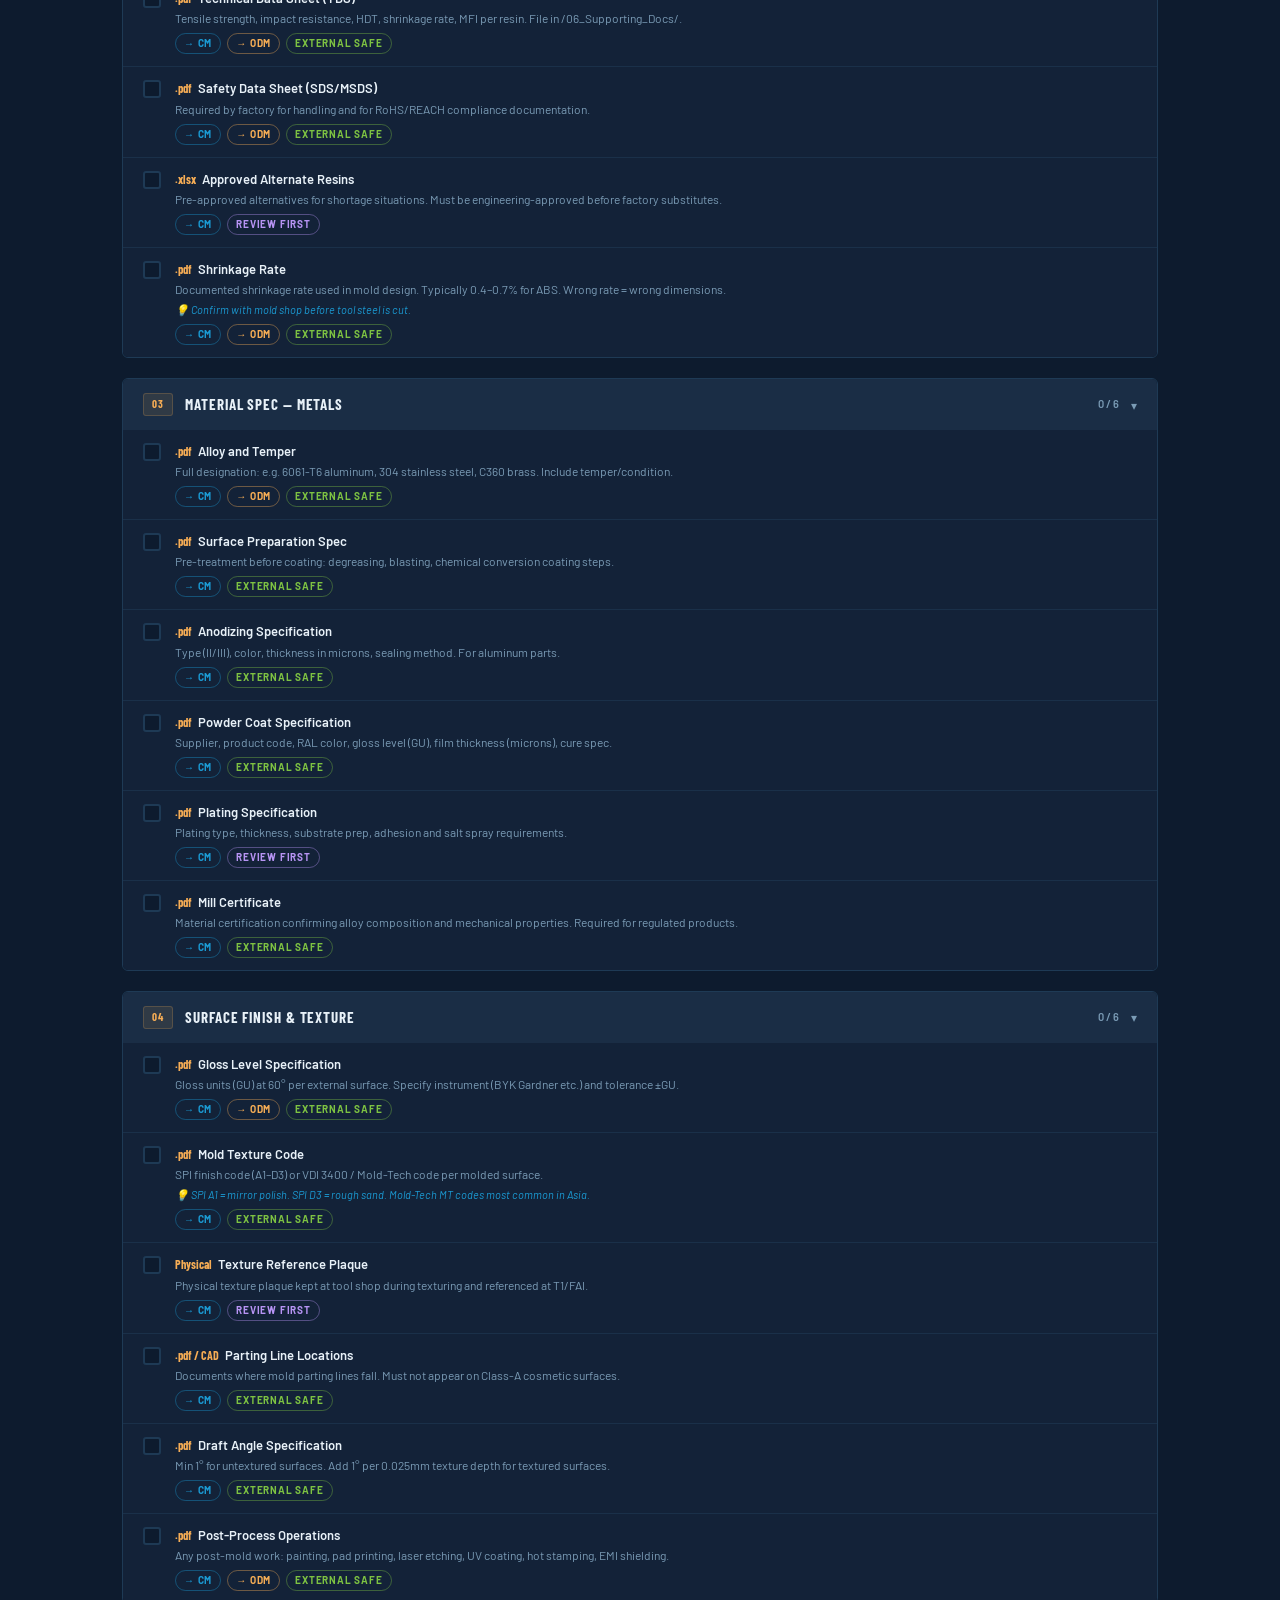
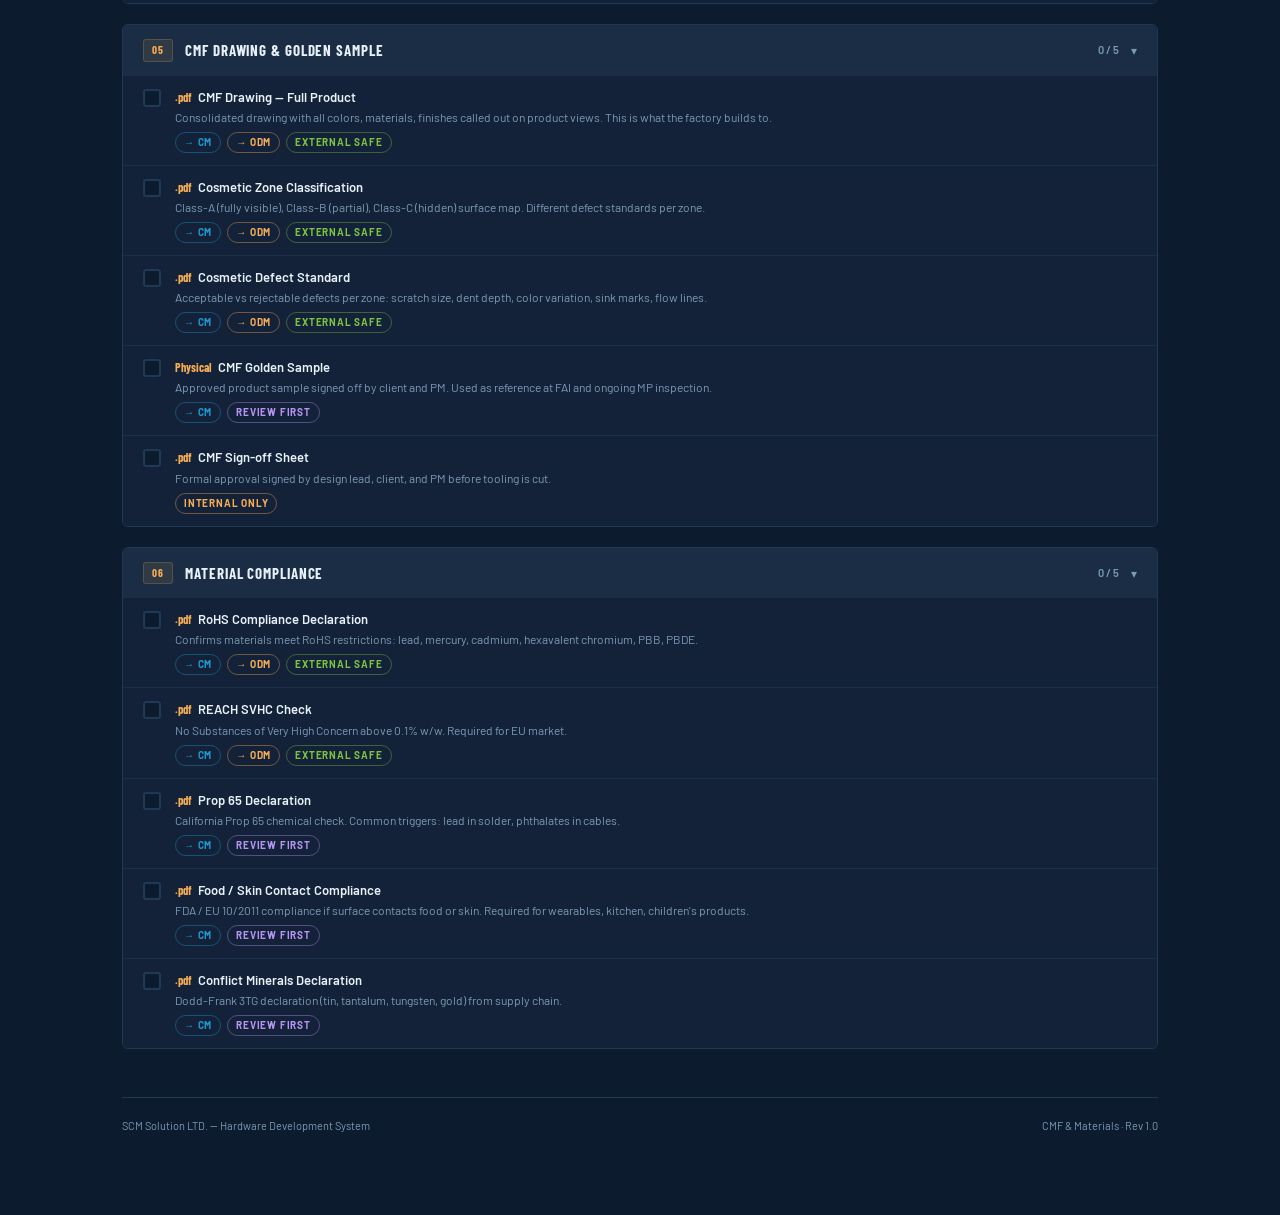
<file: checklists/cmf-materials.html>
<!DOCTYPE html>
<html lang="en">
<head>
<meta charset="UTF-8">
<meta name="viewport" content="width=device-width, initial-scale=1.0">
<title>CMF & Materials Checklist — SCM Hardware System</title>
<link href="https://fonts.googleapis.com/css2?family=Barlow:wght@300;400;500;600;700;800&family=Barlow+Condensed:wght@400;600;700;800&display=swap" rel="stylesheet">
<link rel="stylesheet" href="../css/scm-styles.css">
<style>
  /* Amber accent overrides */
  .cl-section-num  { color:var(--scm-amber);background:rgba(246,173,85,.1);border-color:rgba(246,173,85,.2); }
  .cl-item-ext     { color:var(--scm-amber); }
  .cl-section-hdr:hover { background:#1f3550; }
  .cl-item:hover   { background:rgba(246,173,85,.04); }
  .progress-fill   { background:linear-gradient(90deg,var(--scm-amber),var(--scm-green)); }
  .progress-label  { color:var(--scm-amber); }
</style>
</head>
<body>
<div class="wrap">

<nav class="nav-breadcrumb">
  <a href="../index.html">← Phase Map</a>
  <span>/</span><span>Checklists</span>
  <span>/</span><span>CMF & Materials</span>
</nav>

<div class="phase-tag">Design Phase — DR2 · Factory — DR4</div>
<h1>CMF &amp; Materials<br>Checklist</h1>
<p class="subtitle">CMF defines how the product looks, feels, and is finished. Lock every spec before tooling is cut and confirm again at FAI. Ambiguous CMF is one of the most common causes of expensive late-stage rework.</p>

<div class="ref-panel">
  <div class="ref-card"><div class="rct">Color Systems</div><div class="ri">Pantone PMS — plastics &amp; print</div><div class="ri">RAL — industrial coatings</div><div class="ri">NCS — Scandinavian standard</div><div class="ri">Delta-E (ΔE) — tolerance measure</div></div>
  <div class="ref-card"><div class="rct">Surface Finish</div><div class="ri">Gloss — 85+ GU (gloss units)</div><div class="ri">Semi-gloss — 30–70 GU</div><div class="ri">Matte — under 10 GU</div><div class="ri">Texture — SPI / VDI / Mold-Tech</div></div>
  <div class="ref-card"><div class="rct">Common Coatings</div><div class="ri">UV coating — scratch resistance</div><div class="ri">Anodizing — aluminum parts</div><div class="ri">Powder coat — metal enclosures</div><div class="ri">PVD — thin film, premium finish</div></div>
</div>
<div class="progress-wrap">
  <div class="progress-track"><div class="progress-fill" id="progressFill"></div></div>
  <div class="progress-label" id="progressLabel">0 / 0</div>
  <button class="reset-btn" onclick="resetAll()">↺ Reset</button>
</div>

<div id="sections"></div>

<footer>
  <span>SCM Solution LTD. — Hardware Development System</span>
  <span>CMF & Materials · Rev 1.0</span>
</footer>
</div>
<script>
const D=[
  {n:"01",t:"Color Specification",items:[
    {nm:"Primary Color Callout",ex:".pdf",ds:"Pantone, RAL, or NCS code for each primary color. Specify the system — do not mix systems on the same part.",nt:"Always specify for plastic AND coating separately — they match differently.",b:["c","s"]},
    {nm:"Secondary / Accent Colors",ex:".pdf",ds:"All secondary colors, accent lines, logo and indicator colors called out with system codes.",b:["c","o","s"]},
    {nm:"Color Tolerance (Delta-E)",ex:".pdf",ds:"Acceptable ΔE tolerance. ΔE ≤ 1.0 for consumer, ΔE ≤ 2.0 industrial. ΔE > 3.0 is visible to the naked eye.",nt:"Specify measuring instrument and D65 standard illuminant.",b:["c","o","s"]},
    {nm:"Color Approval Sample",ex:"Physical",ds:"Signed golden sample as production color reference. One copy at factory, one retained. Used at FAI.",b:["c","r"]},
    {nm:"Metamerism Check",ex:".pdf",ds:"Color match confirmed under D65 daylight, A incandescent, F2 fluorescent light sources.",b:["c","r"]},
    {nm:"Logo / Graphic Color Spec",ex:".pdf / .ai",ds:"Color callout for logos, graphics, printed elements. Include vector artwork.",b:["c","o","s"]},
  ]},
  {n:"02",t:"Material Spec — Plastics",items:[
    {nm:"Resin Type and Grade",ex:"TDS / .pdf",ds:"Full spec: polymer, grade, manufacturer, part number. e.g. SABIC Cycolac MG47F ABS. Generic specs like just ABS are not acceptable.",b:["c","o","s"]},
    {nm:"Flame Rating (UL94)",ex:"TDS",ds:"UL94 rating per component. V-0 required near electronics. V-2 minimum for most consumer products.",nt:"UL94 V-0 = self-extinguishing within 10 seconds.",b:["c","o","s"]},
    {nm:"Color Masterbatch Spec",ex:".pdf",ds:"Masterbatch supplier, product code, loading percentage. Affects color accuracy and mechanical properties.",b:["c","r"]},
    {nm:"Technical Data Sheet (TDS)",ex:".pdf",ds:"Tensile strength, impact resistance, HDT, shrinkage rate, MFI per resin. File in /06_Supporting_Docs/.",b:["c","o","s"]},
    {nm:"Safety Data Sheet (SDS/MSDS)",ex:".pdf",ds:"Required by factory for handling and for RoHS/REACH compliance documentation.",b:["c","o","s"]},
    {nm:"Approved Alternate Resins",ex:".xlsx",ds:"Pre-approved alternatives for shortage situations. Must be engineering-approved before factory substitutes.",b:["c","r"]},
    {nm:"Shrinkage Rate",ex:".pdf",ds:"Documented shrinkage rate used in mold design. Typically 0.4–0.7% for ABS. Wrong rate = wrong dimensions.",nt:"Confirm with mold shop before tool steel is cut.",b:["c","o","s"]},
  ]},
  {n:"03",t:"Material Spec — Metals",items:[
    {nm:"Alloy and Temper",ex:".pdf",ds:"Full designation: e.g. 6061-T6 aluminum, 304 stainless steel, C360 brass. Include temper/condition.",b:["c","o","s"]},
    {nm:"Surface Preparation Spec",ex:".pdf",ds:"Pre-treatment before coating: degreasing, blasting, chemical conversion coating steps.",b:["c","s"]},
    {nm:"Anodizing Specification",ex:".pdf",ds:"Type (II/III), color, thickness in microns, sealing method. For aluminum parts.",b:["c","s"]},
    {nm:"Powder Coat Specification",ex:".pdf",ds:"Supplier, product code, RAL color, gloss level (GU), film thickness (microns), cure spec.",b:["c","s"]},
    {nm:"Plating Specification",ex:".pdf",ds:"Plating type, thickness, substrate prep, adhesion and salt spray requirements.",b:["c","r"]},
    {nm:"Mill Certificate",ex:".pdf",ds:"Material certification confirming alloy composition and mechanical properties. Required for regulated products.",b:["c","s"]},
  ]},
  {n:"04",t:"Surface Finish & Texture",items:[
    {nm:"Gloss Level Specification",ex:".pdf",ds:"Gloss units (GU) at 60° per external surface. Specify instrument (BYK Gardner etc.) and tolerance ±GU.",b:["c","o","s"]},
    {nm:"Mold Texture Code",ex:".pdf",ds:"SPI finish code (A1–D3) or VDI 3400 / Mold-Tech code per molded surface.",nt:"SPI A1 = mirror polish. SPI D3 = rough sand. Mold-Tech MT codes most common in Asia.",b:["c","s"]},
    {nm:"Texture Reference Plaque",ex:"Physical",ds:"Physical texture plaque kept at tool shop during texturing and referenced at T1/FAI.",b:["c","r"]},
    {nm:"Parting Line Locations",ex:".pdf / CAD",ds:"Documents where mold parting lines fall. Must not appear on Class-A cosmetic surfaces.",b:["c","s"]},
    {nm:"Draft Angle Specification",ex:".pdf",ds:"Min 1° for untextured surfaces. Add 1° per 0.025mm texture depth for textured surfaces.",b:["c","s"]},
    {nm:"Post-Process Operations",ex:".pdf",ds:"Any post-mold work: painting, pad printing, laser etching, UV coating, hot stamping, EMI shielding.",b:["c","o","s"]},
  ]},
  {n:"05",t:"CMF Drawing & Golden Sample",items:[
    {nm:"CMF Drawing — Full Product",ex:".pdf",ds:"Consolidated drawing with all colors, materials, finishes called out on product views. This is what the factory builds to.",b:["c","o","s"]},
    {nm:"Cosmetic Zone Classification",ex:".pdf",ds:"Class-A (fully visible), Class-B (partial), Class-C (hidden) surface map. Different defect standards per zone.",b:["c","o","s"]},
    {nm:"Cosmetic Defect Standard",ex:".pdf",ds:"Acceptable vs rejectable defects per zone: scratch size, dent depth, color variation, sink marks, flow lines.",b:["c","o","s"]},
    {nm:"CMF Golden Sample",ex:"Physical",ds:"Approved product sample signed off by client and PM. Used as reference at FAI and ongoing MP inspection.",b:["c","r"]},
    {nm:"CMF Sign-off Sheet",ex:".pdf",ds:"Formal approval signed by design lead, client, and PM before tooling is cut.",b:["i"]},
  ]},
  {n:"06",t:"Material Compliance",items:[
    {nm:"RoHS Compliance Declaration",ex:".pdf",ds:"Confirms materials meet RoHS restrictions: lead, mercury, cadmium, hexavalent chromium, PBB, PBDE.",b:["c","o","s"]},
    {nm:"REACH SVHC Check",ex:".pdf",ds:"No Substances of Very High Concern above 0.1% w/w. Required for EU market.",b:["c","o","s"]},
    {nm:"Prop 65 Declaration",ex:".pdf",ds:"California Prop 65 chemical check. Common triggers: lead in solder, phthalates in cables.",b:["c","r"]},
    {nm:"Food / Skin Contact Compliance",ex:".pdf",ds:"FDA / EU 10/2011 compliance if surface contacts food or skin. Required for wearables, kitchen, children's products.",b:["c","r"]},
    {nm:"Conflict Minerals Declaration",ex:".pdf",ds:"Dodd-Frank 3TG declaration (tin, tantalum, tungsten, gold) from supply chain.",b:["c","r"]},
  ]}
];
const BM={
  c:{label:"→ CM",         cls:"badge-cm"},
  o:{label:"→ ODM",        cls:"badge-odm"},
  s:{label:"External Safe",cls:"badge-safe"},
  r:{label:"Review First", cls:"badge-review"},
  i:{label:"Internal Only",cls:"badge-int"}
};
let S={};
const KEY="cmf-v1";
function save(){try{localStorage.setItem(KEY,JSON.stringify(S));}catch(e){}}
function load(){try{const d=localStorage.getItem(KEY);if(d)S=JSON.parse(d);}catch(e){}}
function updateProgress(){
  let tot=0,chk=0;
  D.forEach(sec=>sec.items.forEach((_,i)=>{tot++;if(S[sec.n+i])chk++;}));
  const p=tot?Math.round(chk/tot*100):0;
  document.getElementById("progressFill").style.width=p+"%";
  document.getElementById("progressLabel").textContent=chk+" / "+tot+" ("+p+"%)";
  D.forEach(sec=>{
    const c=sec.items.filter((_,i)=>S[sec.n+i]).length;
    const el=document.getElementById("sp-"+sec.n);
    if(el) el.textContent=c+" / "+sec.items.length;
  });
}
function toggleItem(key){
  S[key]=!S[key];
  const el=document.getElementById("ci-"+key);
  if(el) el.classList.toggle("checked",S[key]);
  save(); updateProgress();
}
function toggleSection(n){
  const el=document.getElementById("cs-"+n);
  if(el) el.classList.toggle("collapsed");
}
function resetAll(){
  if(!confirm("Reset all checklist items?")) return;
  S={};
  document.querySelectorAll(".cl-item").forEach(e=>e.classList.remove("checked"));
  save(); updateProgress();
}
function render(){
  load();
  const container=document.getElementById("sections");
  D.forEach(sec=>{
    const secChecked=sec.items.filter((_,i)=>S[sec.n+i]).length;
    const itemsHTML=sec.items.map((it,i)=>{
      const key=sec.n+i;
      const badges=it.b.map(b=>`<span class="badge ${BM[b].cls}">${BM[b].label}</span>`).join("");
      const note=it.nt?`<div class="cl-item-note">💡 ${it.nt}</div>`:"";
      return `<div class="cl-item${S[key]?" checked":""}" id="ci-${key}" onclick="toggleItem('${key}')">
        <div class="cl-checkbox"><span class="cl-tick">✓</span></div>
        <div class="cl-item-body">
          <div class="cl-item-name"><span class="cl-item-ext">${it.ex}</span>${it.nm}</div>
          <div class="cl-item-desc">${it.ds}</div>
          ${note}
          <div class="cl-item-badges">${badges}</div>
        </div>
      </div>`;
    }).join("");
    const secEl=document.createElement("div");
    secEl.className="cl-section";
    secEl.id="cs-"+sec.n;
    secEl.innerHTML=`
      <div class="cl-section-hdr" onclick="toggleSection('${sec.n}')">
        <span class="cl-section-num">${sec.n}</span>
        <span class="cl-section-title">${sec.t}</span>
        <span class="cl-section-count" id="sp-${sec.n}">${secChecked} / ${sec.items.length}</span>
        <span class="cl-chevron">▾</span>
      </div>
      <div class="cl-items">${itemsHTML}</div>`;
    container.appendChild(secEl);
  });
  updateProgress();
}
render();
</script>
</body>
</html>
</file>
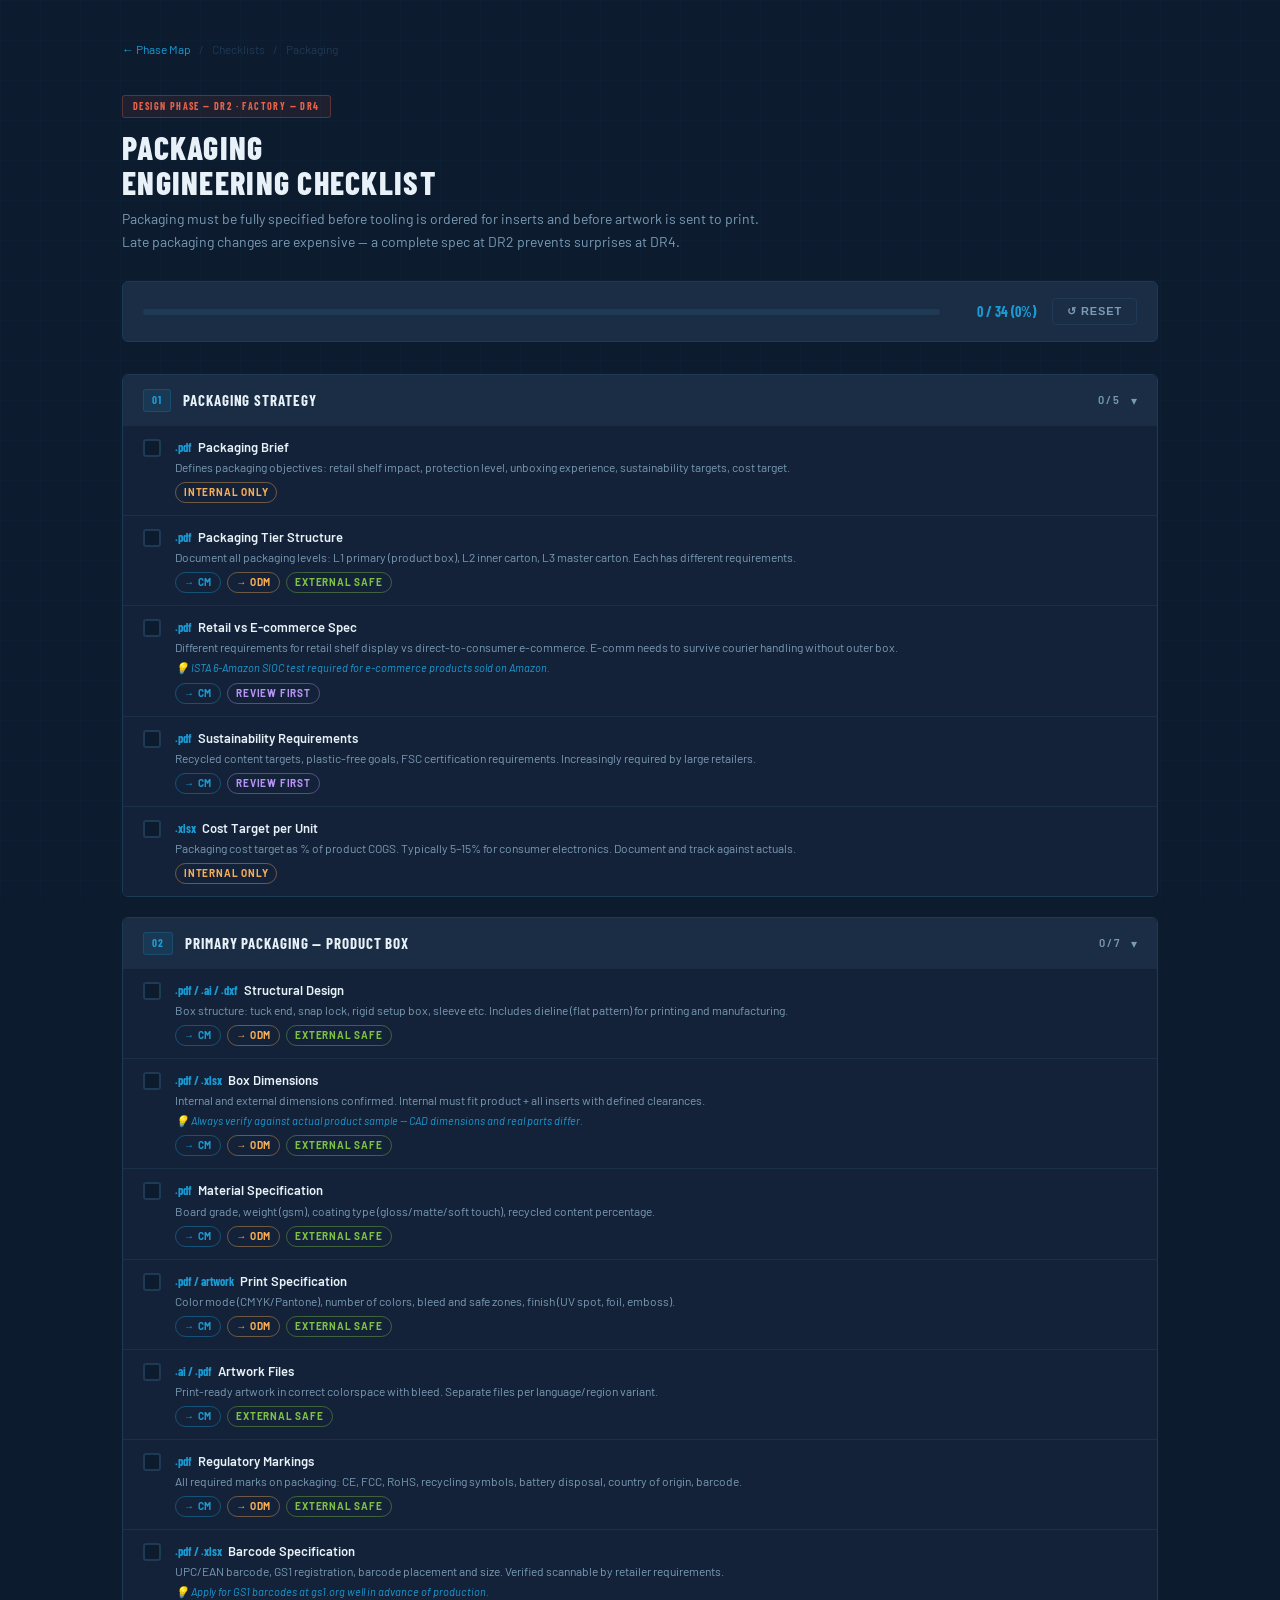
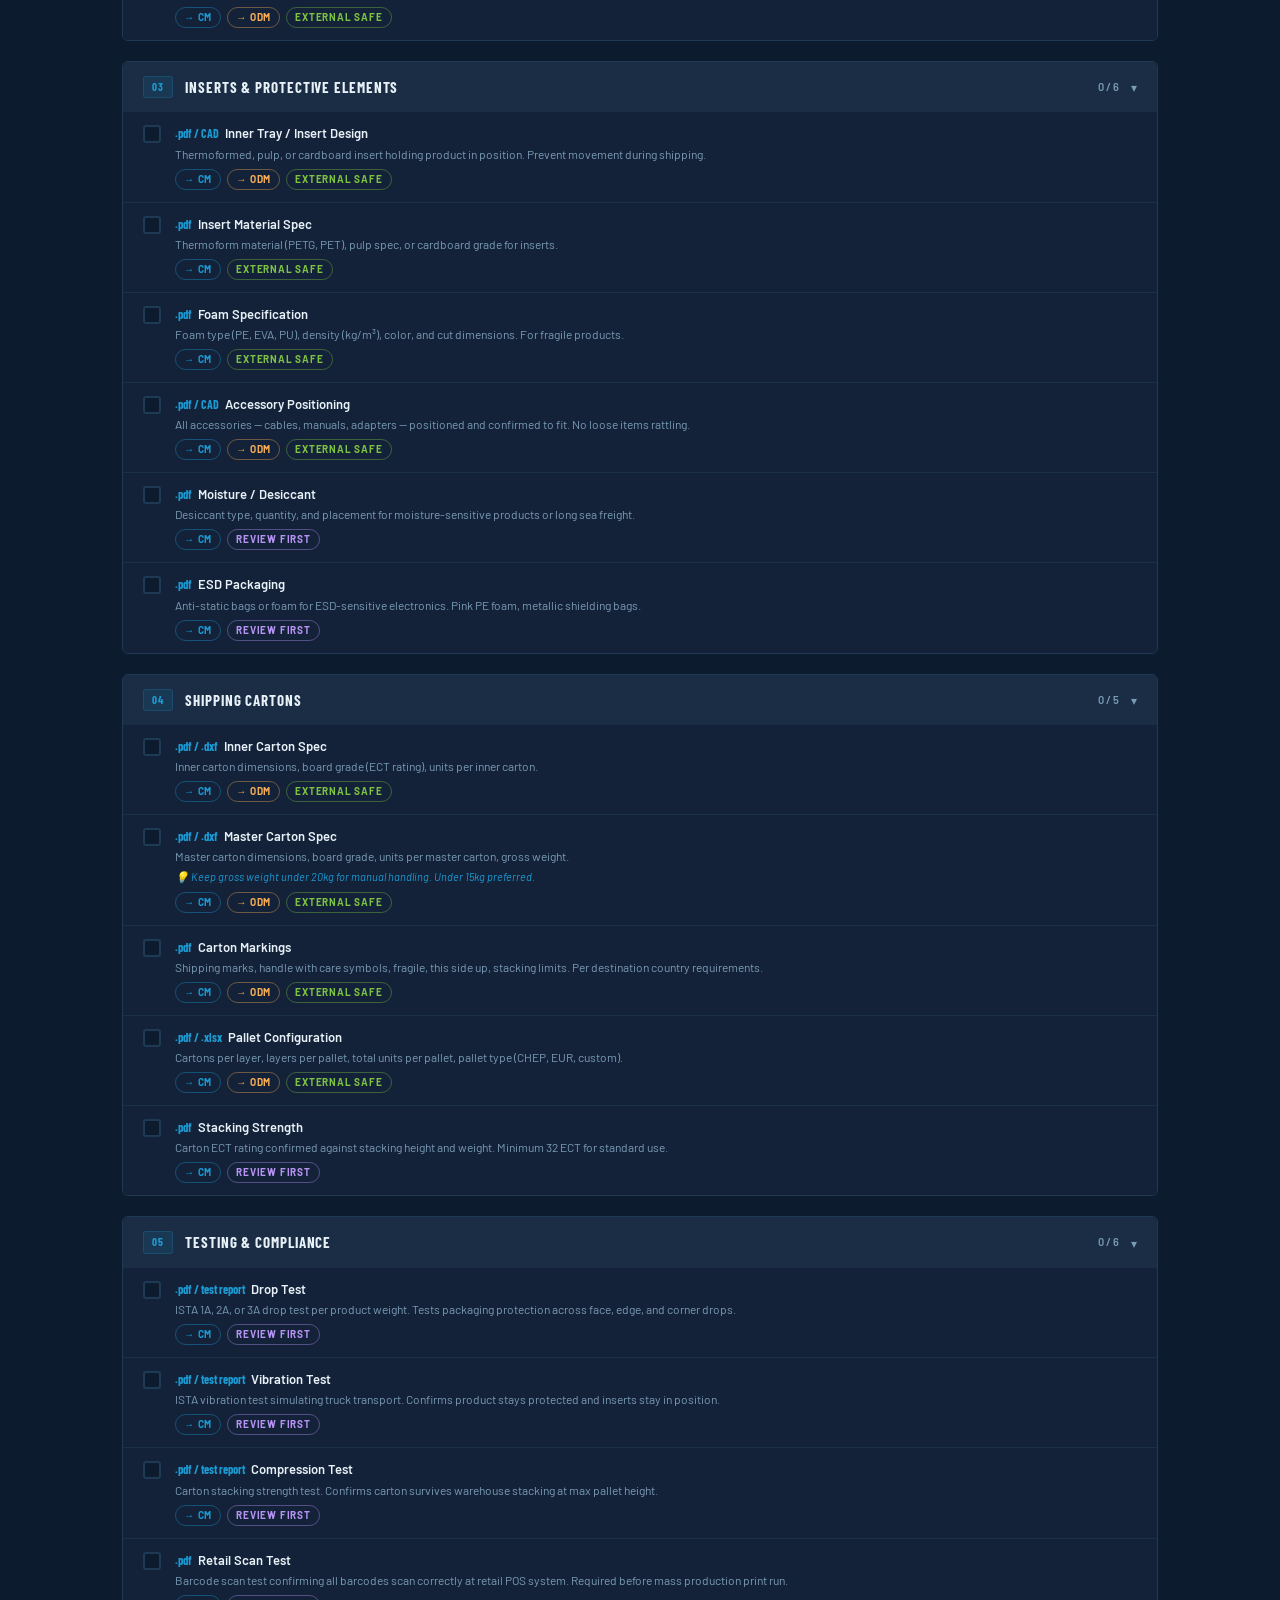
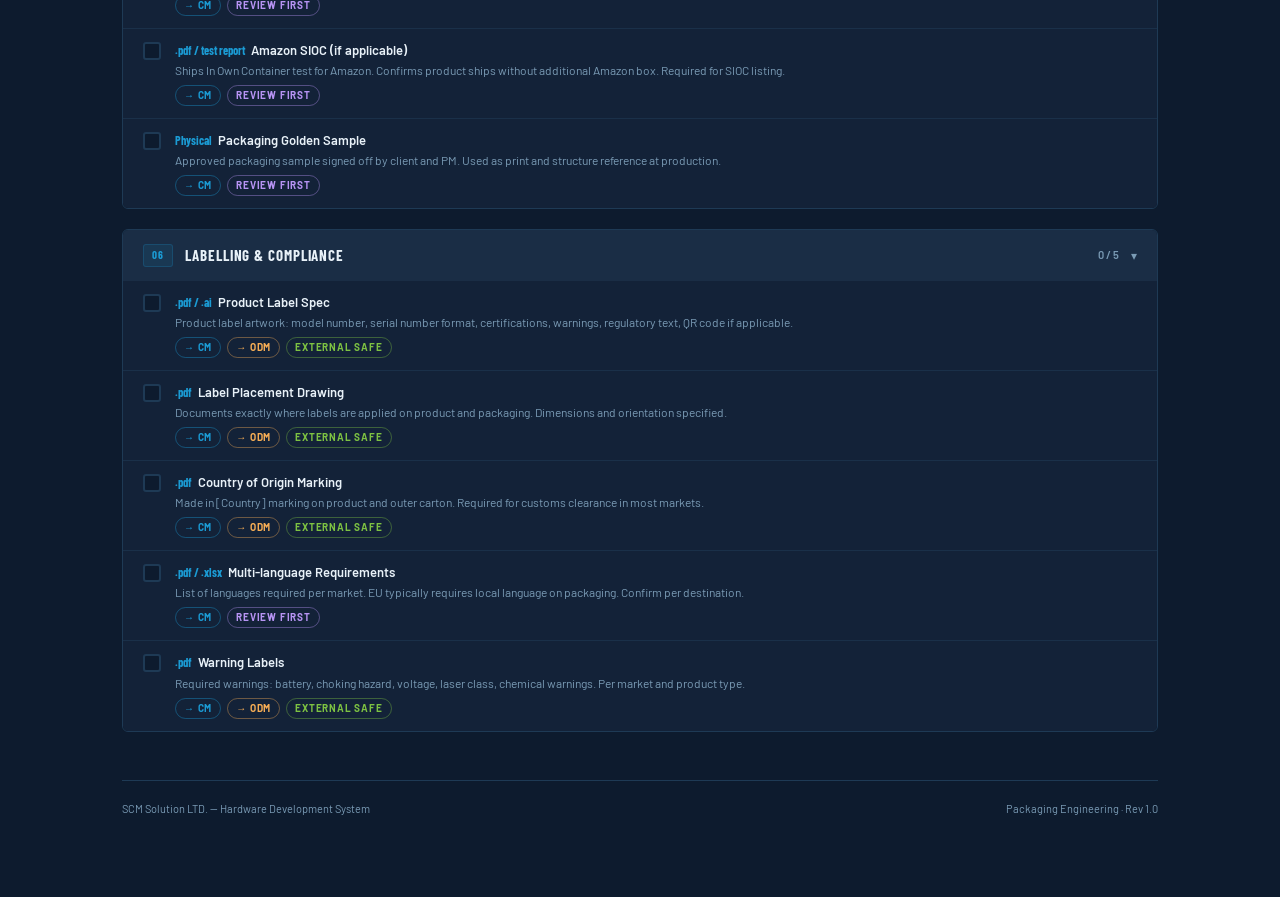
<file: checklists/packaging.html>
<!DOCTYPE html>
<html lang="en">
<head>
<meta charset="UTF-8">
<meta name="viewport" content="width=device-width, initial-scale=1.0">
<title>Packaging Engineering Checklist — SCM Hardware System</title>
<link href="https://fonts.googleapis.com/css2?family=Barlow:wght@300;400;500;600;700;800&family=Barlow+Condensed:wght@400;600;700;800&display=swap" rel="stylesheet">
<link rel="stylesheet" href="../css/scm-styles.css">
<style>
  
  /* Packaging blue accent */
  .section-num { color: var(--scm-blue); background: rgba(27,155,212,.1); border-color: rgba(27,155,212,.2); }
  .item-ext { color: var(--scm-blue); }
  .progress-fill { background: linear-gradient(90deg, var(--scm-blue), var(--scm-green)); }
  .progress-label { color: var(--scm-blue); }
  .item:hover { background: rgba(27,155,212,.04); }
  .cl-item-note { font-size: 11px; color: var(--scm-blue); margin-top: 4px; font-style: italic; }
</style>
</head>
<body>
<div class="wrap">

<nav class="nav-breadcrumb">
  <a href="../index.html">← Phase Map</a>
  <span>/</span><span>Checklists</span>
  <span>/</span><span>Packaging</span>
</nav>

<div class="phase-tag">Design Phase — DR2 · Factory — DR4</div>
<h1>Packaging<br>Engineering Checklist</h1>
<p class="subtitle">Packaging must be fully specified before tooling is ordered for inserts and before artwork is sent to print. Late packaging changes are expensive — a complete spec at DR2 prevents surprises at DR4.</p>

<div class="progress-wrap">
  <div class="progress-track"><div class="progress-fill" id="progressFill"></div></div>
  <div class="progress-label" id="progressLabel">0 / 0</div>
  <button class="reset-btn" onclick="resetAll()">↺ Reset</button>
</div>

<div id="sections"></div>

<footer>
  <span>SCM Solution LTD. — Hardware Development System</span>
  <span>Packaging Engineering · Rev 1.0</span>
</footer>
</div>
<script>
const D=[
  {n:"01",t:"Packaging Strategy",items:[
    {nm:"Packaging Brief",ex:".pdf",ds:"Defines packaging objectives: retail shelf impact, protection level, unboxing experience, sustainability targets, cost target.",b:["i"]},
    {nm:"Packaging Tier Structure",ex:".pdf",ds:"Document all packaging levels: L1 primary (product box), L2 inner carton, L3 master carton. Each has different requirements.",b:["c","o","s"]},
    {nm:"Retail vs E-commerce Spec",ex:".pdf",ds:"Different requirements for retail shelf display vs direct-to-consumer e-commerce. E-comm needs to survive courier handling without outer box.",nt:"ISTA 6-Amazon SIOC test required for e-commerce products sold on Amazon.",b:["c","r"]},
    {nm:"Sustainability Requirements",ex:".pdf",ds:"Recycled content targets, plastic-free goals, FSC certification requirements. Increasingly required by large retailers.",b:["c","r"]},
    {nm:"Cost Target per Unit",ex:".xlsx",ds:"Packaging cost target as % of product COGS. Typically 5–15% for consumer electronics. Document and track against actuals.",b:["i"]},
  ]},
  {n:"02",t:"Primary Packaging — Product Box",items:[
    {nm:"Structural Design",ex:".pdf / .ai / .dxf",ds:"Box structure: tuck end, snap lock, rigid setup box, sleeve etc. Includes dieline (flat pattern) for printing and manufacturing.",b:["c","o","s"]},
    {nm:"Box Dimensions",ex:".pdf / .xlsx",ds:"Internal and external dimensions confirmed. Internal must fit product + all inserts with defined clearances.",nt:"Always verify against actual product sample — CAD dimensions and real parts differ.",b:["c","o","s"]},
    {nm:"Material Specification",ex:".pdf",ds:"Board grade, weight (gsm), coating type (gloss/matte/soft touch), recycled content percentage.",b:["c","o","s"]},
    {nm:"Print Specification",ex:".pdf / artwork",ds:"Color mode (CMYK/Pantone), number of colors, bleed and safe zones, finish (UV spot, foil, emboss).",b:["c","o","s"]},
    {nm:"Artwork Files",ex:".ai / .pdf",ds:"Print-ready artwork in correct colorspace with bleed. Separate files per language/region variant.",b:["c","s"]},
    {nm:"Regulatory Markings",ex:".pdf",ds:"All required marks on packaging: CE, FCC, RoHS, recycling symbols, battery disposal, country of origin, barcode.",b:["c","o","s"]},
    {nm:"Barcode Specification",ex:".pdf / .xlsx",ds:"UPC/EAN barcode, GS1 registration, barcode placement and size. Verified scannable by retailer requirements.",nt:"Apply for GS1 barcodes at gs1.org well in advance of production.",b:["c","o","s"]},
  ]},
  {n:"03",t:"Inserts & Protective Elements",items:[
    {nm:"Inner Tray / Insert Design",ex:".pdf / CAD",ds:"Thermoformed, pulp, or cardboard insert holding product in position. Prevent movement during shipping.",b:["c","o","s"]},
    {nm:"Insert Material Spec",ex:".pdf",ds:"Thermoform material (PETG, PET), pulp spec, or cardboard grade for inserts.",b:["c","s"]},
    {nm:"Foam Specification",ex:".pdf",ds:"Foam type (PE, EVA, PU), density (kg/m³), color, and cut dimensions. For fragile products.",b:["c","s"]},
    {nm:"Accessory Positioning",ex:".pdf / CAD",ds:"All accessories — cables, manuals, adapters — positioned and confirmed to fit. No loose items rattling.",b:["c","o","s"]},
    {nm:"Moisture / Desiccant",ex:".pdf",ds:"Desiccant type, quantity, and placement for moisture-sensitive products or long sea freight.",b:["c","r"]},
    {nm:"ESD Packaging",ex:".pdf",ds:"Anti-static bags or foam for ESD-sensitive electronics. Pink PE foam, metallic shielding bags.",b:["c","r"]},
  ]},
  {n:"04",t:"Shipping Cartons",items:[
    {nm:"Inner Carton Spec",ex:".pdf / .dxf",ds:"Inner carton dimensions, board grade (ECT rating), units per inner carton.",b:["c","o","s"]},
    {nm:"Master Carton Spec",ex:".pdf / .dxf",ds:"Master carton dimensions, board grade, units per master carton, gross weight.",nt:"Keep gross weight under 20kg for manual handling. Under 15kg preferred.",b:["c","o","s"]},
    {nm:"Carton Markings",ex:".pdf",ds:"Shipping marks, handle with care symbols, fragile, this side up, stacking limits. Per destination country requirements.",b:["c","o","s"]},
    {nm:"Pallet Configuration",ex:".pdf / .xlsx",ds:"Cartons per layer, layers per pallet, total units per pallet, pallet type (CHEP, EUR, custom).",b:["c","o","s"]},
    {nm:"Stacking Strength",ex:".pdf",ds:"Carton ECT rating confirmed against stacking height and weight. Minimum 32 ECT for standard use.",b:["c","r"]},
  ]},
  {n:"05",t:"Testing & Compliance",items:[
    {nm:"Drop Test",ex:".pdf / test report",ds:"ISTA 1A, 2A, or 3A drop test per product weight. Tests packaging protection across face, edge, and corner drops.",b:["c","r"]},
    {nm:"Vibration Test",ex:".pdf / test report",ds:"ISTA vibration test simulating truck transport. Confirms product stays protected and inserts stay in position.",b:["c","r"]},
    {nm:"Compression Test",ex:".pdf / test report",ds:"Carton stacking strength test. Confirms carton survives warehouse stacking at max pallet height.",b:["c","r"]},
    {nm:"Retail Scan Test",ex:".pdf",ds:"Barcode scan test confirming all barcodes scan correctly at retail POS system. Required before mass production print run.",b:["c","r"]},
    {nm:"Amazon SIOC (if applicable)",ex:".pdf / test report",ds:"Ships In Own Container test for Amazon. Confirms product ships without additional Amazon box. Required for SIOC listing.",b:["c","r"]},
    {nm:"Packaging Golden Sample",ex:"Physical",ds:"Approved packaging sample signed off by client and PM. Used as print and structure reference at production.",b:["c","r"]},
  ]},
  {n:"06",t:"Labelling & Compliance",items:[
    {nm:"Product Label Spec",ex:".pdf / .ai",ds:"Product label artwork: model number, serial number format, certifications, warnings, regulatory text, QR code if applicable.",b:["c","o","s"]},
    {nm:"Label Placement Drawing",ex:".pdf",ds:"Documents exactly where labels are applied on product and packaging. Dimensions and orientation specified.",b:["c","o","s"]},
    {nm:"Country of Origin Marking",ex:".pdf",ds:"Made in [Country] marking on product and outer carton. Required for customs clearance in most markets.",b:["c","o","s"]},
    {nm:"Multi-language Requirements",ex:".pdf / .xlsx",ds:"List of languages required per market. EU typically requires local language on packaging. Confirm per destination.",b:["c","r"]},
    {nm:"Warning Labels",ex:".pdf",ds:"Required warnings: battery, choking hazard, voltage, laser class, chemical warnings. Per market and product type.",b:["c","o","s"]},
  ]}
];
const BM={
  c:{label:"→ CM",      cls:"badge-cm"},
  o:{label:"→ ODM",     cls:"badge-odm"},
  s:{label:"External Safe", cls:"badge-safe"},
  r:{label:"Review First",  cls:"badge-review"},
  i:{label:"Internal Only", cls:"badge-int"}
};
let S={};
const KEY="packaging-v1";
function save(){try{localStorage.setItem(KEY,JSON.stringify(S));}catch(e){}}
function load(){try{const s=localStorage.getItem(KEY);if(s)S=JSON.parse(s);}catch(e){}}
function updateProgress(){
  let tot=0,chk=0;
  D.forEach(sec=>sec.items.forEach((_,i)=>{tot++;if(S[sec.n+i])chk++;}));
  const p=tot?Math.round(chk/tot*100):0;
  document.getElementById("progressFill").style.width=p+"%";
  document.getElementById("progressLabel").textContent=chk+" / "+tot+" ("+p+"%)";
  D.forEach(sec=>{
    const c=sec.items.filter((_,i)=>S[sec.n+i]).length;
    const el=document.getElementById("sec-progress-"+sec.n);
    if(el)el.textContent=c+" / "+sec.items.length;
  });
}
function toggleItem(key){
  S[key]=!S[key];
  const el=document.getElementById("item-"+key);
  if(S[key])el.classList.add("checked");
  else el.classList.remove("checked");
  save();updateProgress();
}
function toggleSection(n){document.getElementById("sec"+n).classList.toggle("collapsed");}
function resetAll(){
  if(!confirm("Reset all checklist items?"))return;
  S={};
  document.querySelectorAll(".item").forEach(e=>e.classList.remove("checked"));
  save();updateProgress();
}
function render(){
  load();
  const container=document.getElementById("sections");
  D.forEach(sec=>{
    const secEl=document.createElement("div");
    secEl.className="cl-section";
    secEl.id="sec"+sec.n;
    const secChecked=sec.items.filter((_,i)=>S[sec.n+i]).length;
    const itemsHTML=sec.items.map((it,i)=>{
      const key=sec.n+i;
      const checked=S[key]?"checked":"";
      const badges=it.b.map(b=>`<span class="badge ${BM[b].cls}">${BM[b].label}</span>`).join("");
      const note=it.nt?`<div class="cl-item-note">💡 ${it.nt}</div>`:"";
      return `<div class="item ${checked}" id="item-${key}" onclick="toggleItem('${key}')">
        <div class="checkbox"><span class="tick">✓</span></div>
        <div class="item-body">
          <div class="item-name"><span class="item-ext">${it.ex}</span>${it.nm}</div>
          <div class="item-desc">${it.ds}</div>
          ${note}
          <div class="item-badges">${badges}</div>
        </div>
      </div>`;
    }).join("");
    secEl.innerHTML=`
      <div class="section-header" onclick="toggleSection('${sec.n}')">
        <span class="section-num">${sec.n}</span>
        <span class="section-title-text">${sec.t}</span>
        <span class="section-progress" id="sec-progress-${sec.n}">${secChecked} / ${sec.items.length}</span>
        <span class="chevron">▾</span>
      </div>
      <div class="items">${itemsHTML}</div>`;
    container.appendChild(secEl);
  });
  updateProgress();
}
render();
</script>
</body>
</html>
</file>
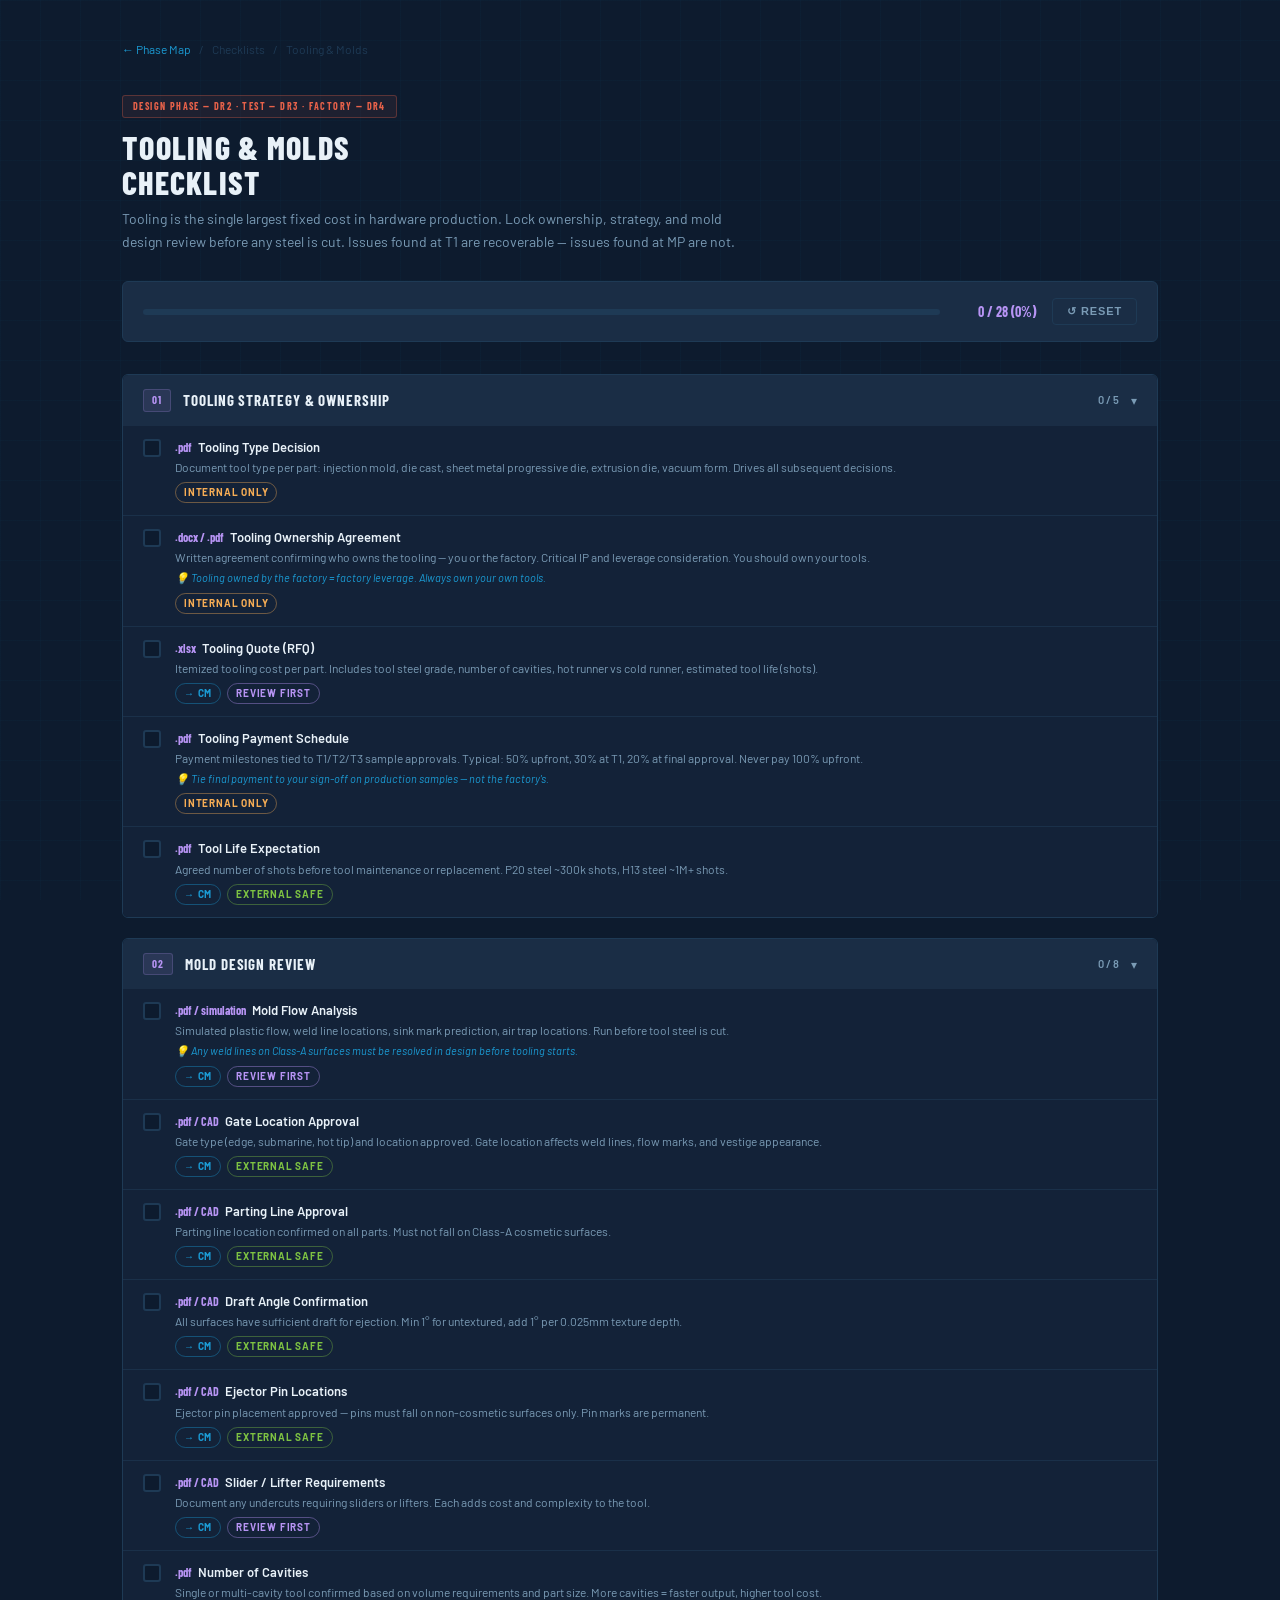
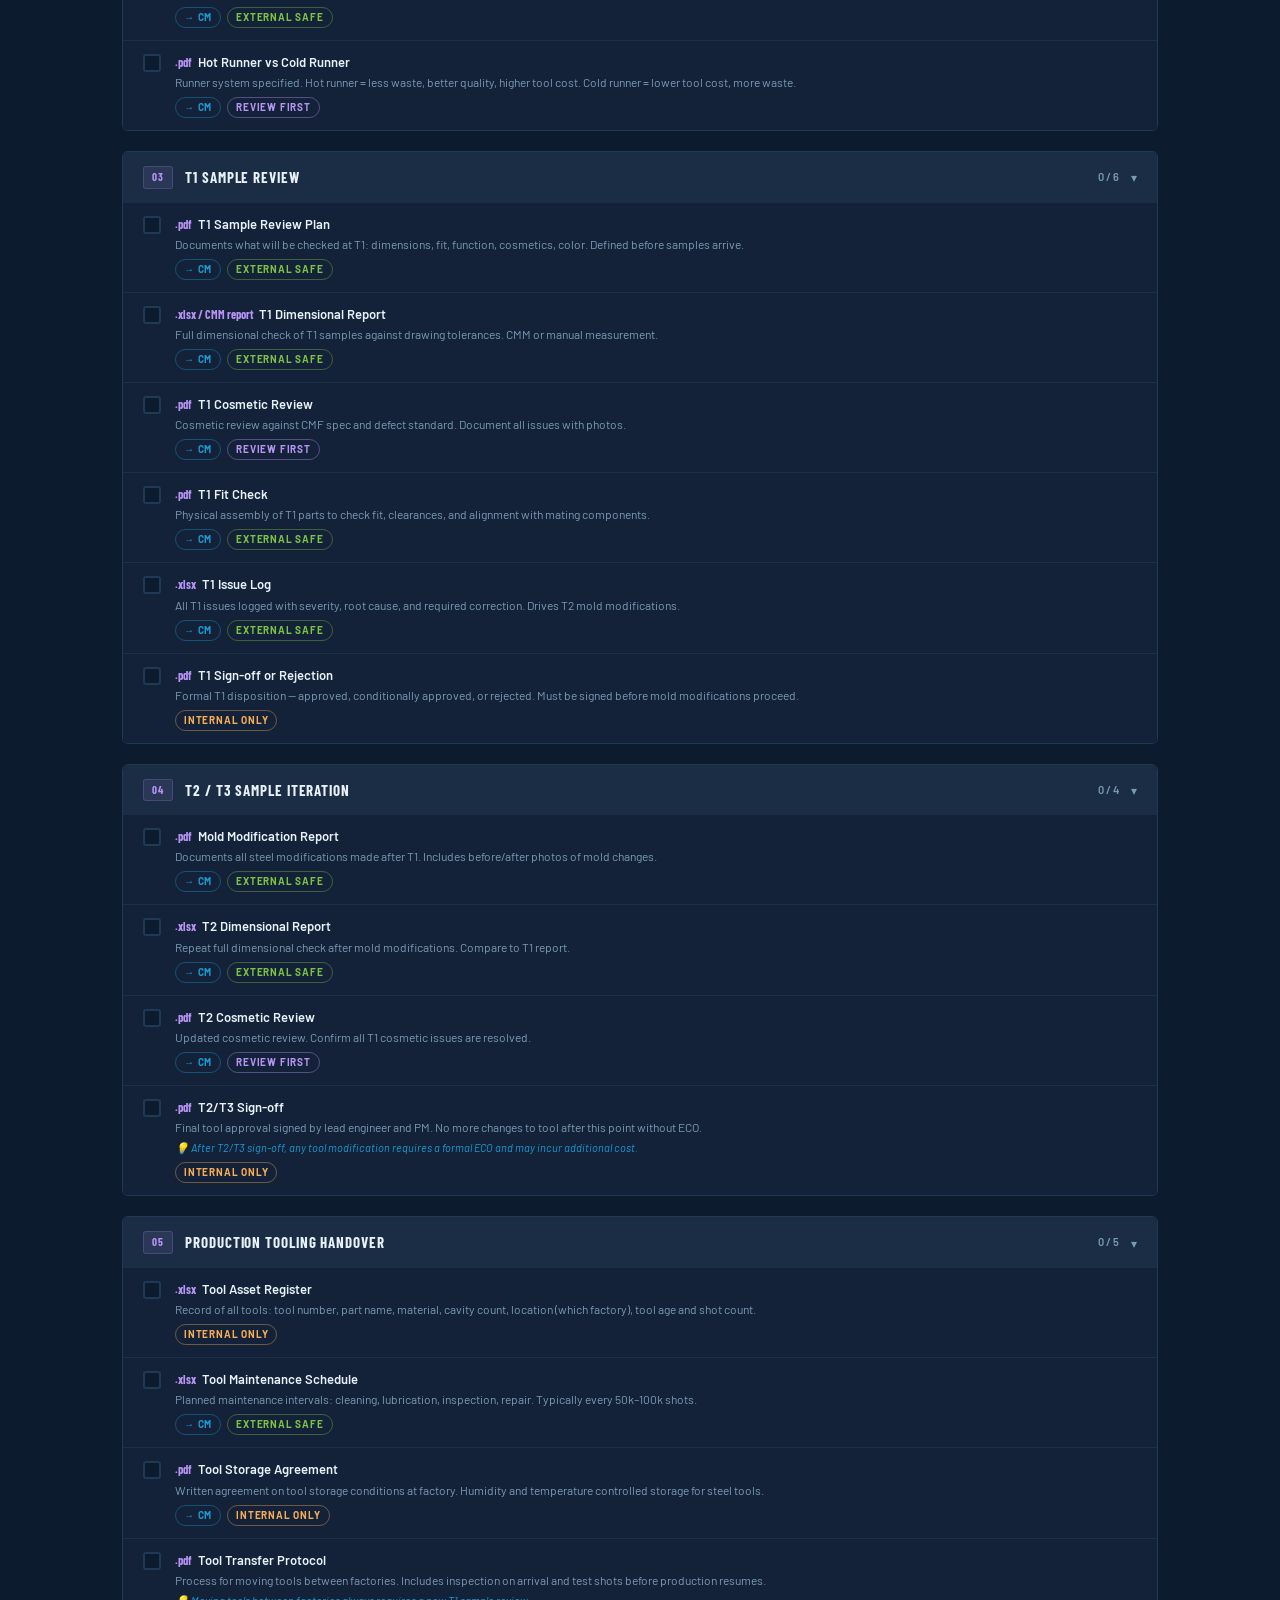
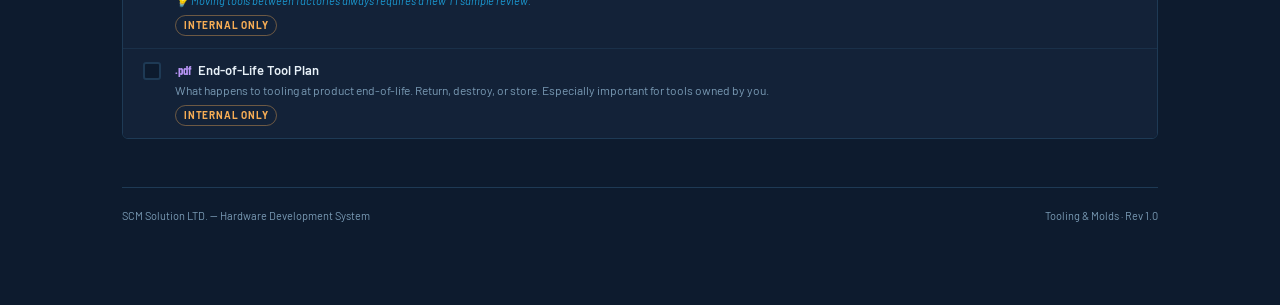
<file: checklists/tooling-molds.html>
<!DOCTYPE html>
<html lang="en">
<head>
<meta charset="UTF-8">
<meta name="viewport" content="width=device-width, initial-scale=1.0">
<title>Tooling & Molds Checklist — SCM Hardware System</title>
<link href="https://fonts.googleapis.com/css2?family=Barlow:wght@300;400;500;600;700;800&family=Barlow+Condensed:wght@400;600;700;800&display=swap" rel="stylesheet">
<link rel="stylesheet" href="../css/scm-styles.css">
<style>
  
  /* Tooling purple accent */
  .section-num { color: var(--scm-purple); background: rgba(183,148,244,.1); border-color: rgba(183,148,244,.2); }
  .item-ext { color: var(--scm-purple); }
  .progress-fill { background: linear-gradient(90deg, var(--scm-purple), var(--scm-green)); }
  .progress-label { color: var(--scm-purple); }
  .item:hover { background: rgba(183,148,244,.04); }
  .cl-item-note { font-size: 11px; color: var(--scm-blue); margin-top: 4px; font-style: italic; }
</style>
</head>
<body>
<div class="wrap">

<nav class="nav-breadcrumb">
  <a href="../index.html">← Phase Map</a>
  <span>/</span><span>Checklists</span>
  <span>/</span><span>Tooling & Molds</span>
</nav>

<div class="phase-tag">Design Phase — DR2 · Test — DR3 · Factory — DR4</div>
<h1>Tooling &amp; Molds<br>Checklist</h1>
<p class="subtitle">Tooling is the single largest fixed cost in hardware production. Lock ownership, strategy, and mold design review before any steel is cut. Issues found at T1 are recoverable — issues found at MP are not.</p>

<div class="progress-wrap">
  <div class="progress-track"><div class="progress-fill" id="progressFill"></div></div>
  <div class="progress-label" id="progressLabel">0 / 0</div>
  <button class="reset-btn" onclick="resetAll()">↺ Reset</button>
</div>

<div id="sections"></div>

<footer>
  <span>SCM Solution LTD. — Hardware Development System</span>
  <span>Tooling & Molds · Rev 1.0</span>
</footer>
</div>
<script>
const D=[
  {n:"01",t:"Tooling Strategy & Ownership",items:[
    {nm:"Tooling Type Decision",ex:".pdf",ds:"Document tool type per part: injection mold, die cast, sheet metal progressive die, extrusion die, vacuum form. Drives all subsequent decisions.",b:["i"]},
    {nm:"Tooling Ownership Agreement",ex:".docx / .pdf",ds:"Written agreement confirming who owns the tooling — you or the factory. Critical IP and leverage consideration. You should own your tools.",nt:"Tooling owned by the factory = factory leverage. Always own your own tools.",b:["i"]},
    {nm:"Tooling Quote (RFQ)",ex:".xlsx",ds:"Itemized tooling cost per part. Includes tool steel grade, number of cavities, hot runner vs cold runner, estimated tool life (shots).",b:["c","r"]},
    {nm:"Tooling Payment Schedule",ex:".pdf",ds:"Payment milestones tied to T1/T2/T3 sample approvals. Typical: 50% upfront, 30% at T1, 20% at final approval. Never pay 100% upfront.",nt:"Tie final payment to your sign-off on production samples — not the factory's.",b:["i"]},
    {nm:"Tool Life Expectation",ex:".pdf",ds:"Agreed number of shots before tool maintenance or replacement. P20 steel ~300k shots, H13 steel ~1M+ shots.",b:["c","s"]},
  ]},
  {n:"02",t:"Mold Design Review",items:[
    {nm:"Mold Flow Analysis",ex:".pdf / simulation",ds:"Simulated plastic flow, weld line locations, sink mark prediction, air trap locations. Run before tool steel is cut.",nt:"Any weld lines on Class-A surfaces must be resolved in design before tooling starts.",b:["c","r"]},
    {nm:"Gate Location Approval",ex:".pdf / CAD",ds:"Gate type (edge, submarine, hot tip) and location approved. Gate location affects weld lines, flow marks, and vestige appearance.",b:["c","s"]},
    {nm:"Parting Line Approval",ex:".pdf / CAD",ds:"Parting line location confirmed on all parts. Must not fall on Class-A cosmetic surfaces.",b:["c","s"]},
    {nm:"Draft Angle Confirmation",ex:".pdf / CAD",ds:"All surfaces have sufficient draft for ejection. Min 1° for untextured, add 1° per 0.025mm texture depth.",b:["c","s"]},
    {nm:"Ejector Pin Locations",ex:".pdf / CAD",ds:"Ejector pin placement approved — pins must fall on non-cosmetic surfaces only. Pin marks are permanent.",b:["c","s"]},
    {nm:"Slider / Lifter Requirements",ex:".pdf / CAD",ds:"Document any undercuts requiring sliders or lifters. Each adds cost and complexity to the tool.",b:["c","r"]},
    {nm:"Number of Cavities",ex:".pdf",ds:"Single or multi-cavity tool confirmed based on volume requirements and part size. More cavities = faster output, higher tool cost.",b:["c","s"]},
    {nm:"Hot Runner vs Cold Runner",ex:".pdf",ds:"Runner system specified. Hot runner = less waste, better quality, higher tool cost. Cold runner = lower tool cost, more waste.",b:["c","r"]},
  ]},
  {n:"03",t:"T1 Sample Review",items:[
    {nm:"T1 Sample Review Plan",ex:".pdf",ds:"Documents what will be checked at T1: dimensions, fit, function, cosmetics, color. Defined before samples arrive.",b:["c","s"]},
    {nm:"T1 Dimensional Report",ex:".xlsx / CMM report",ds:"Full dimensional check of T1 samples against drawing tolerances. CMM or manual measurement.",b:["c","s"]},
    {nm:"T1 Cosmetic Review",ex:".pdf",ds:"Cosmetic review against CMF spec and defect standard. Document all issues with photos.",b:["c","r"]},
    {nm:"T1 Fit Check",ex:".pdf",ds:"Physical assembly of T1 parts to check fit, clearances, and alignment with mating components.",b:["c","s"]},
    {nm:"T1 Issue Log",ex:".xlsx",ds:"All T1 issues logged with severity, root cause, and required correction. Drives T2 mold modifications.",b:["c","s"]},
    {nm:"T1 Sign-off or Rejection",ex:".pdf",ds:"Formal T1 disposition — approved, conditionally approved, or rejected. Must be signed before mold modifications proceed.",b:["i"]},
  ]},
  {n:"04",t:"T2 / T3 Sample Iteration",items:[
    {nm:"Mold Modification Report",ex:".pdf",ds:"Documents all steel modifications made after T1. Includes before/after photos of mold changes.",b:["c","s"]},
    {nm:"T2 Dimensional Report",ex:".xlsx",ds:"Repeat full dimensional check after mold modifications. Compare to T1 report.",b:["c","s"]},
    {nm:"T2 Cosmetic Review",ex:".pdf",ds:"Updated cosmetic review. Confirm all T1 cosmetic issues are resolved.",b:["c","r"]},
    {nm:"T2/T3 Sign-off",ex:".pdf",ds:"Final tool approval signed by lead engineer and PM. No more changes to tool after this point without ECO.",nt:"After T2/T3 sign-off, any tool modification requires a formal ECO and may incur additional cost.",b:["i"]},
  ]},
  {n:"05",t:"Production Tooling Handover",items:[
    {nm:"Tool Asset Register",ex:".xlsx",ds:"Record of all tools: tool number, part name, material, cavity count, location (which factory), tool age and shot count.",b:["i"]},
    {nm:"Tool Maintenance Schedule",ex:".xlsx",ds:"Planned maintenance intervals: cleaning, lubrication, inspection, repair. Typically every 50k–100k shots.",b:["c","s"]},
    {nm:"Tool Storage Agreement",ex:".pdf",ds:"Written agreement on tool storage conditions at factory. Humidity and temperature controlled storage for steel tools.",b:["c","i"]},
    {nm:"Tool Transfer Protocol",ex:".pdf",ds:"Process for moving tools between factories. Includes inspection on arrival and test shots before production resumes.",nt:"Moving tools between factories always requires a new T1 sample review.",b:["i"]},
    {nm:"End-of-Life Tool Plan",ex:".pdf",ds:"What happens to tooling at product end-of-life. Return, destroy, or store. Especially important for tools owned by you.",b:["i"]},
  ]}
];
const BM={
  c:{label:"→ CM",      cls:"badge-cm"},
  o:{label:"→ ODM",     cls:"badge-odm"},
  s:{label:"External Safe", cls:"badge-safe"},
  r:{label:"Review First",  cls:"badge-review"},
  i:{label:"Internal Only", cls:"badge-int"}
};
let S={};
const KEY="tooling-v1";
function save(){try{localStorage.setItem(KEY,JSON.stringify(S));}catch(e){}}
function load(){try{const s=localStorage.getItem(KEY);if(s)S=JSON.parse(s);}catch(e){}}
function updateProgress(){
  let tot=0,chk=0;
  D.forEach(sec=>sec.items.forEach((_,i)=>{tot++;if(S[sec.n+i])chk++;}));
  const p=tot?Math.round(chk/tot*100):0;
  document.getElementById("progressFill").style.width=p+"%";
  document.getElementById("progressLabel").textContent=chk+" / "+tot+" ("+p+"%)";
  D.forEach(sec=>{
    const c=sec.items.filter((_,i)=>S[sec.n+i]).length;
    const el=document.getElementById("sec-progress-"+sec.n);
    if(el)el.textContent=c+" / "+sec.items.length;
  });
}
function toggleItem(key){
  S[key]=!S[key];
  const el=document.getElementById("item-"+key);
  if(S[key])el.classList.add("checked");
  else el.classList.remove("checked");
  save();updateProgress();
}
function toggleSection(n){document.getElementById("sec"+n).classList.toggle("collapsed");}
function resetAll(){
  if(!confirm("Reset all checklist items?"))return;
  S={};
  document.querySelectorAll(".item").forEach(e=>e.classList.remove("checked"));
  save();updateProgress();
}
function render(){
  load();
  const container=document.getElementById("sections");
  D.forEach(sec=>{
    const secEl=document.createElement("div");
    secEl.className="cl-section";
    secEl.id="sec"+sec.n;
    const secChecked=sec.items.filter((_,i)=>S[sec.n+i]).length;
    const itemsHTML=sec.items.map((it,i)=>{
      const key=sec.n+i;
      const checked=S[key]?"checked":"";
      const badges=it.b.map(b=>`<span class="badge ${BM[b].cls}">${BM[b].label}</span>`).join("");
      const note=it.nt?`<div class="cl-item-note">💡 ${it.nt}</div>`:"";
      return `<div class="item ${checked}" id="item-${key}" onclick="toggleItem('${key}')">
        <div class="checkbox"><span class="tick">✓</span></div>
        <div class="item-body">
          <div class="item-name"><span class="item-ext">${it.ex}</span>${it.nm}</div>
          <div class="item-desc">${it.ds}</div>
          ${note}
          <div class="item-badges">${badges}</div>
        </div>
      </div>`;
    }).join("");
    secEl.innerHTML=`
      <div class="section-header" onclick="toggleSection('${sec.n}')">
        <span class="section-num">${sec.n}</span>
        <span class="section-title-text">${sec.t}</span>
        <span class="section-progress" id="sec-progress-${sec.n}">${secChecked} / ${sec.items.length}</span>
        <span class="chevron">▾</span>
      </div>
      <div class="items">${itemsHTML}</div>`;
    container.appendChild(secEl);
  });
  updateProgress();
}
render();
</script>
</body>
</html>
</file>
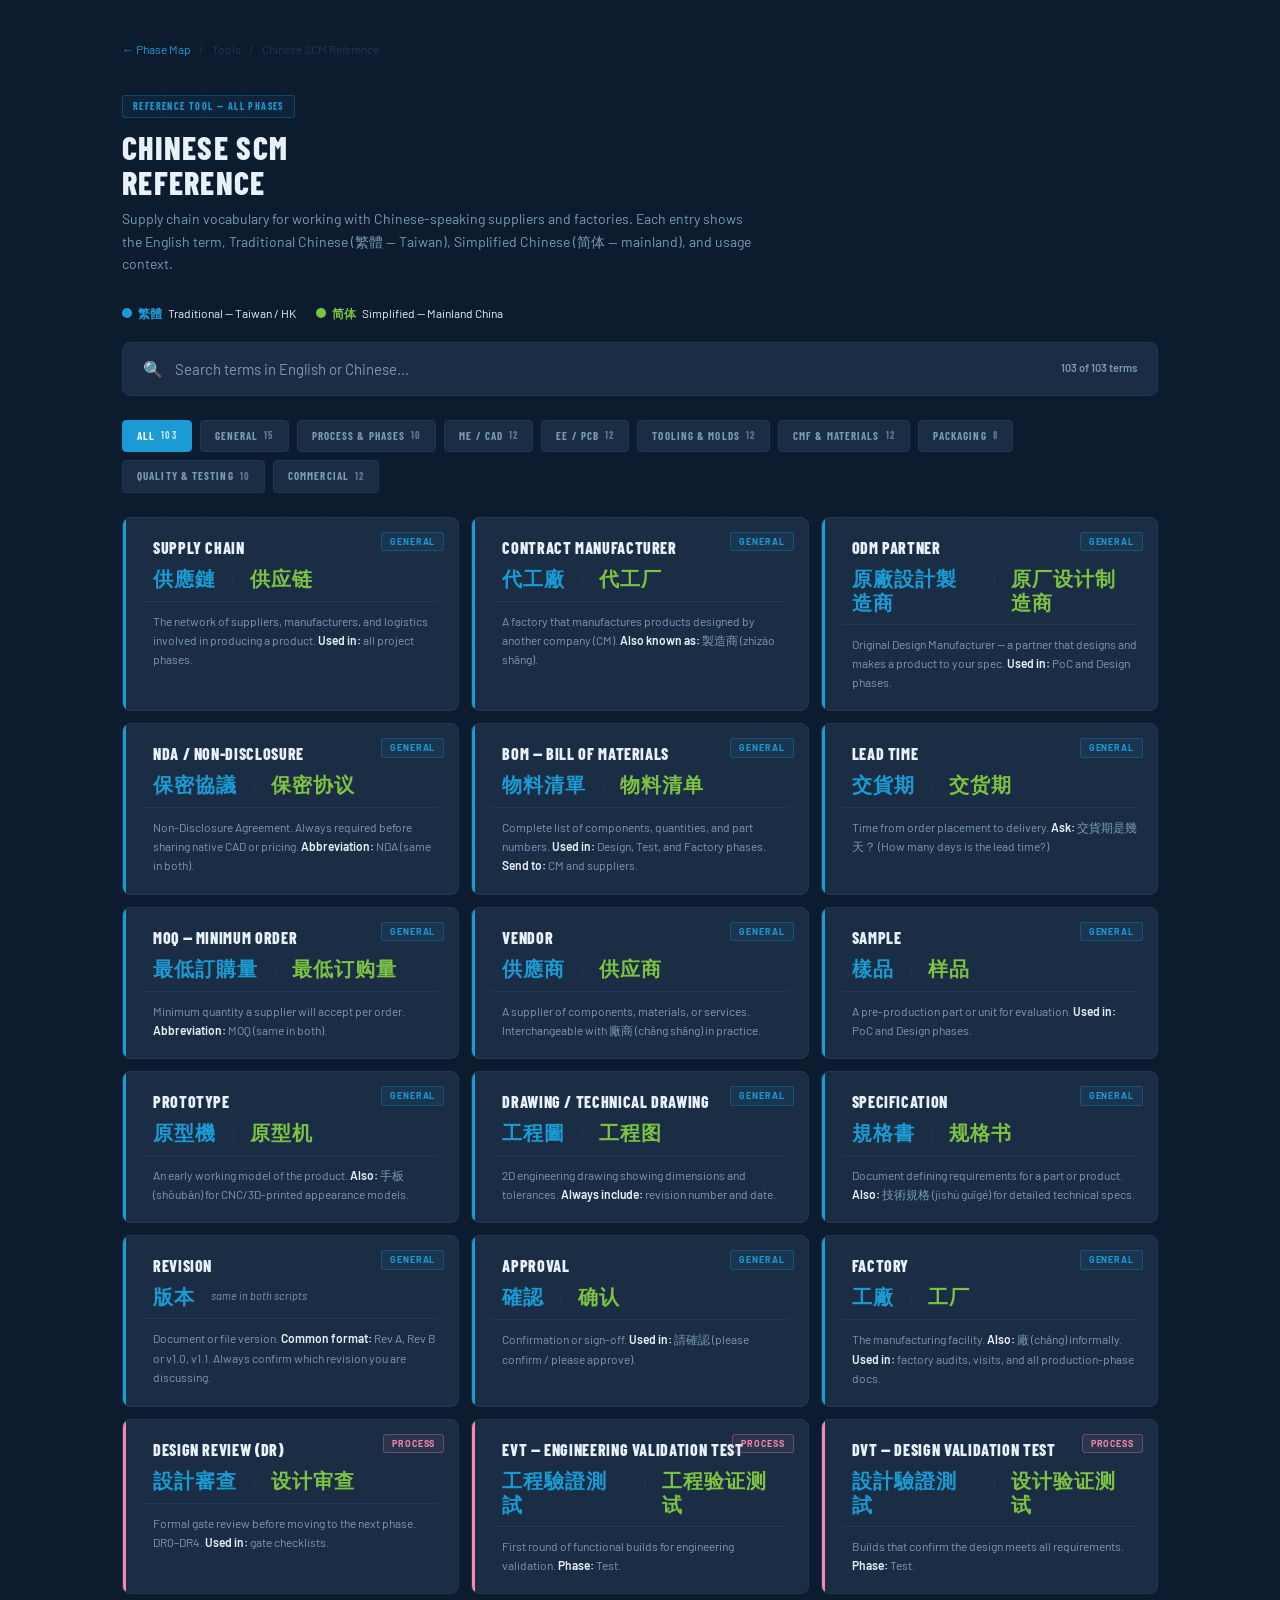
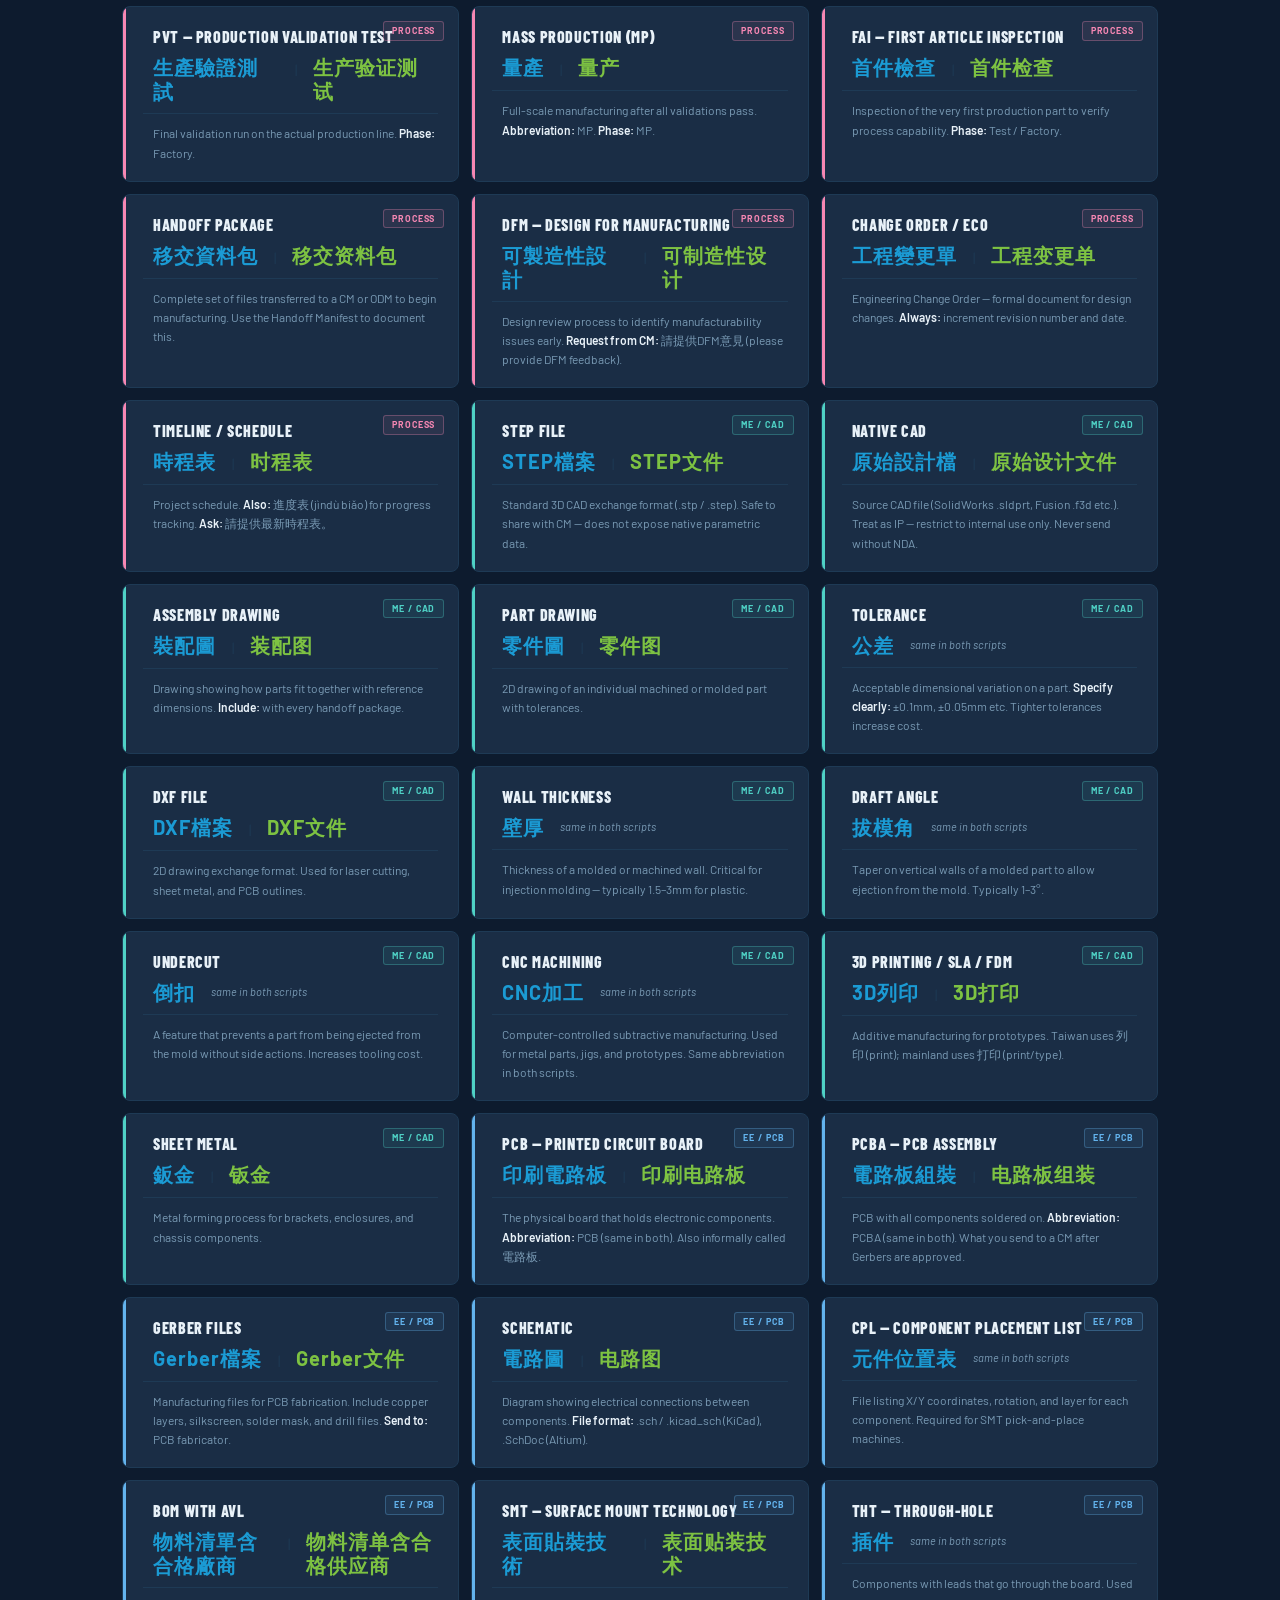
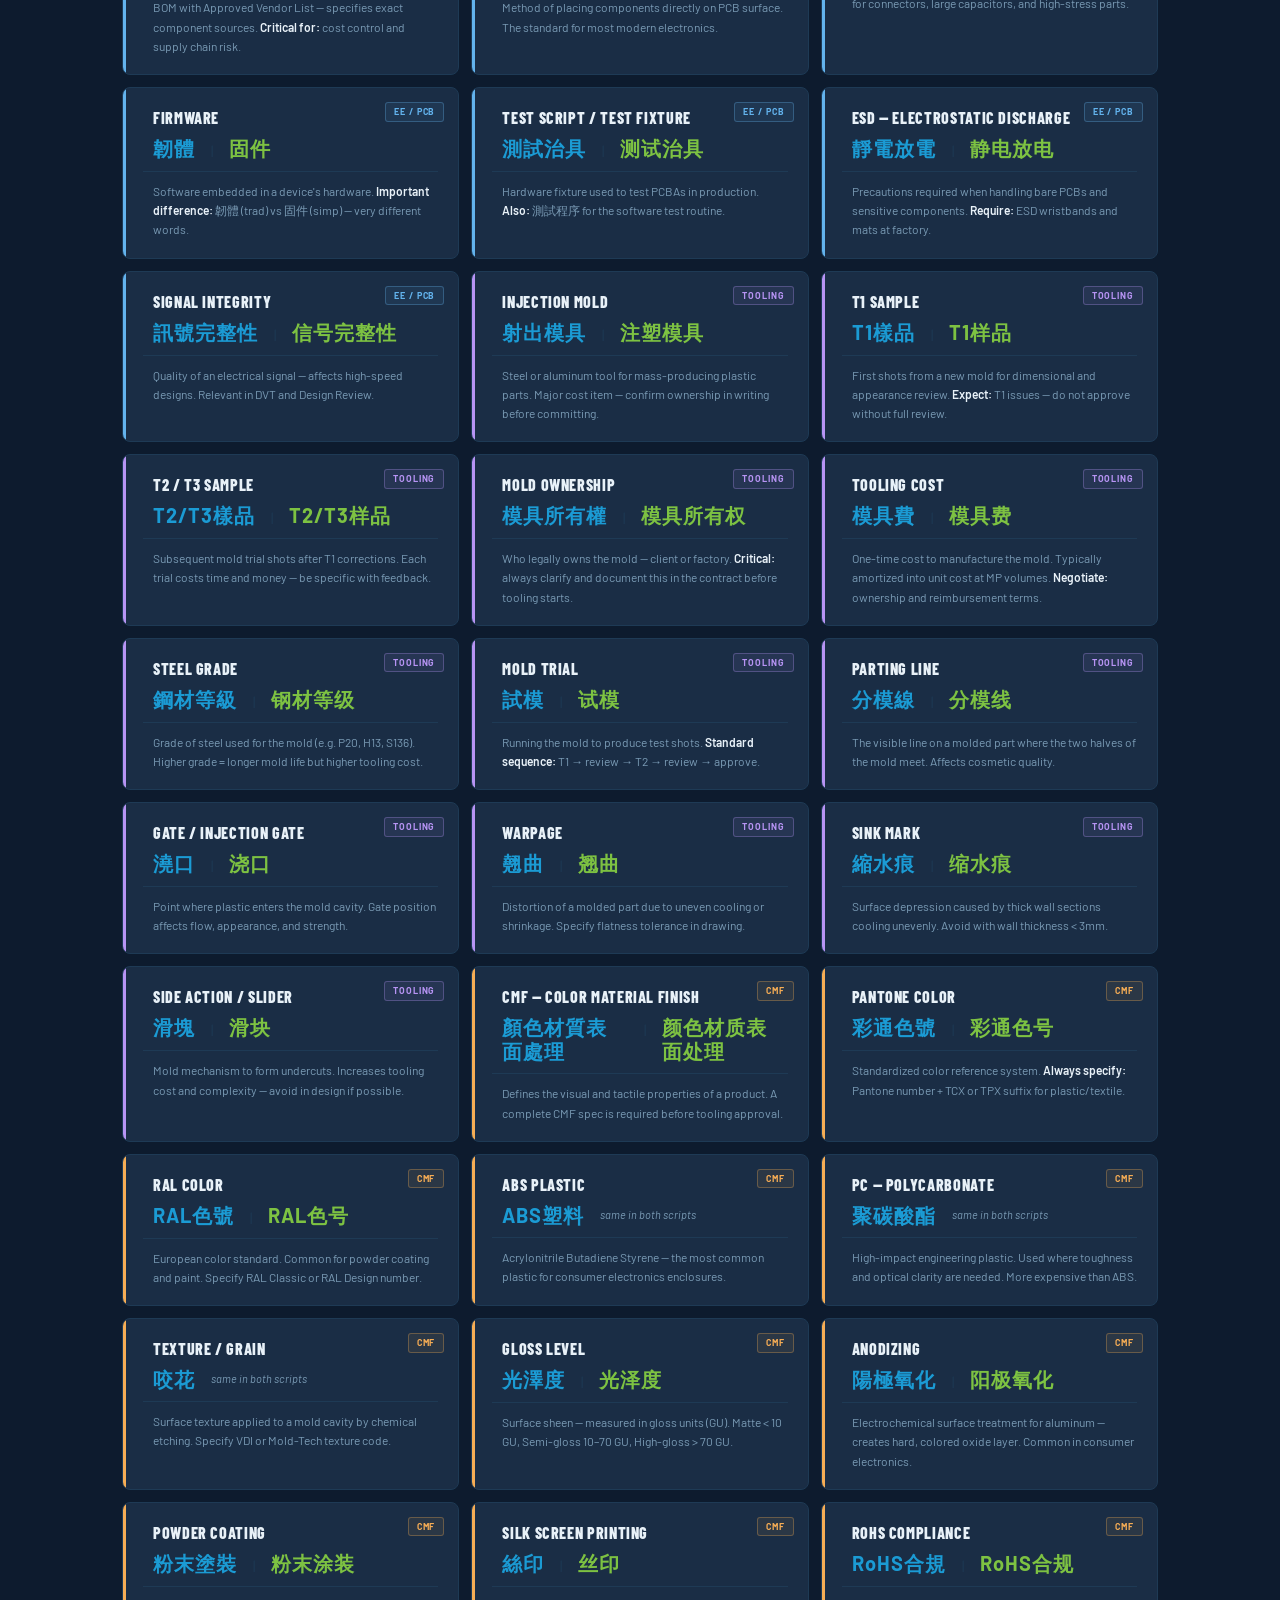
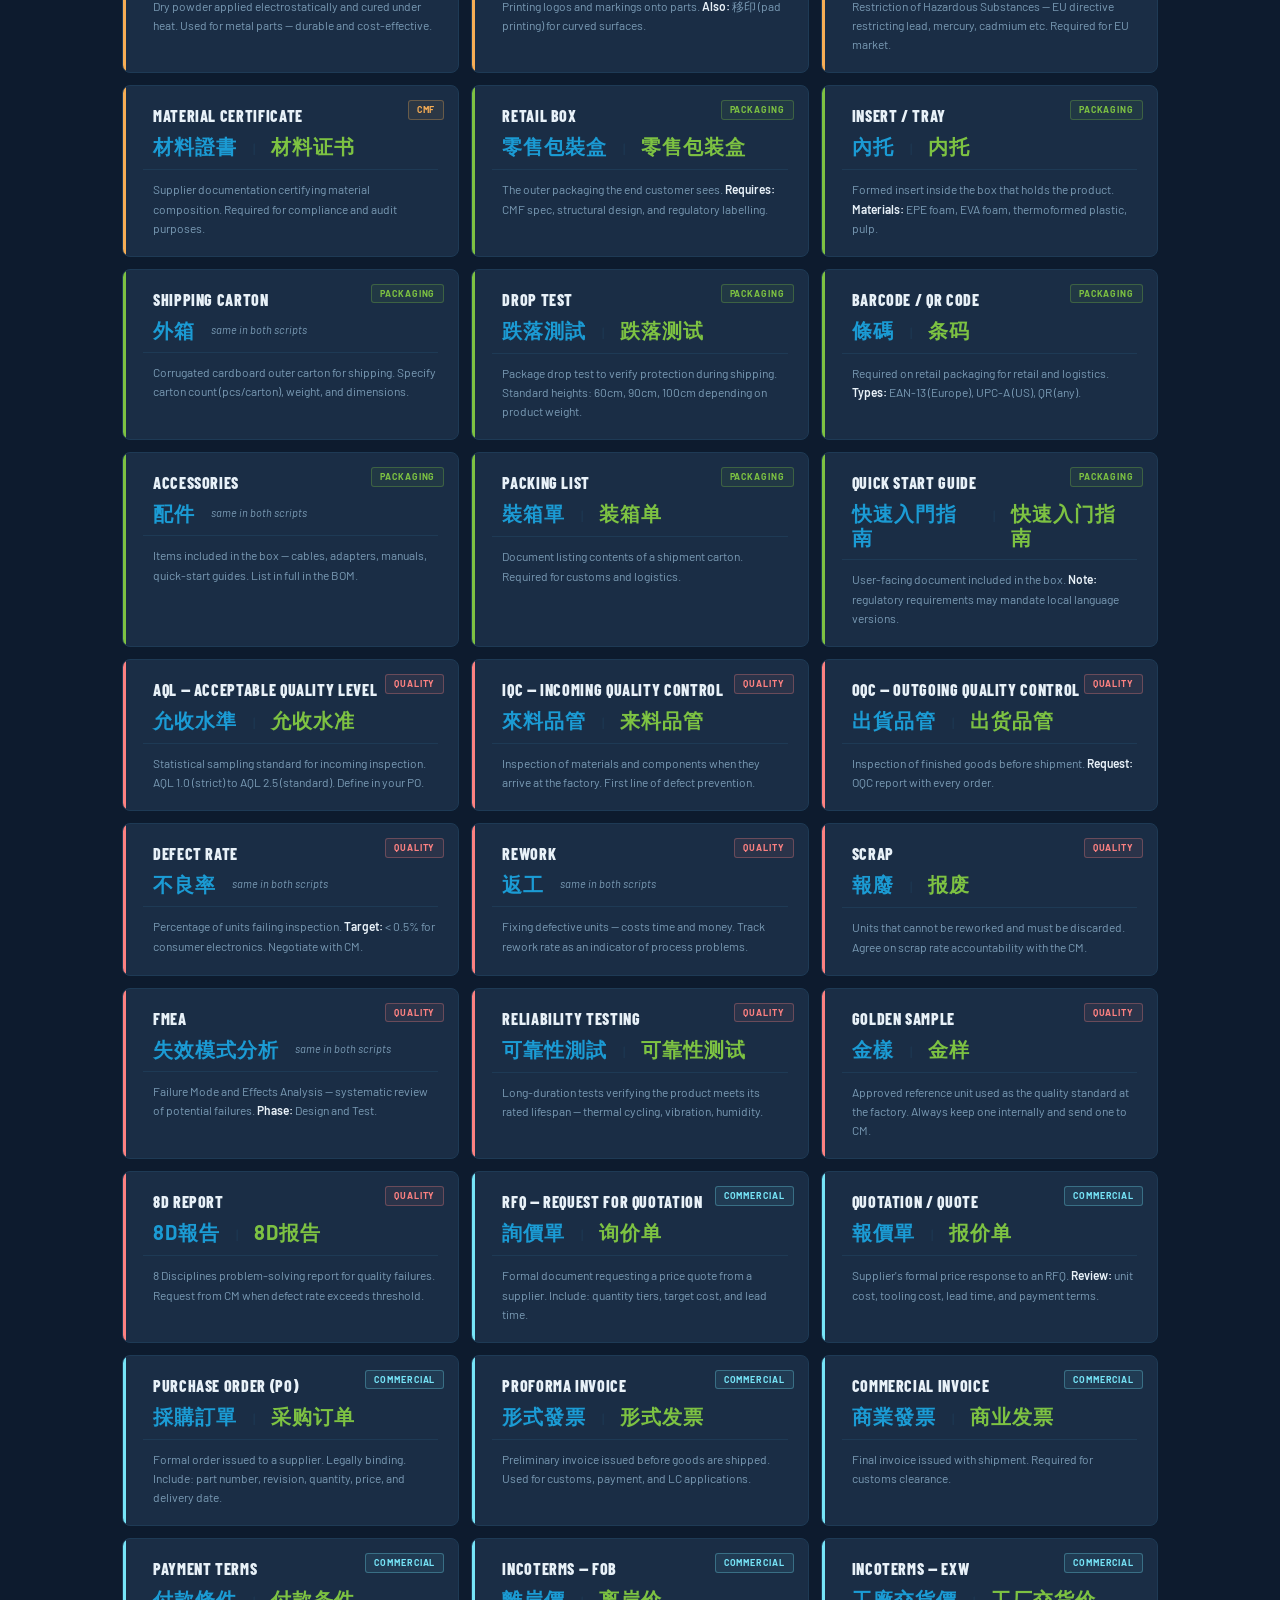
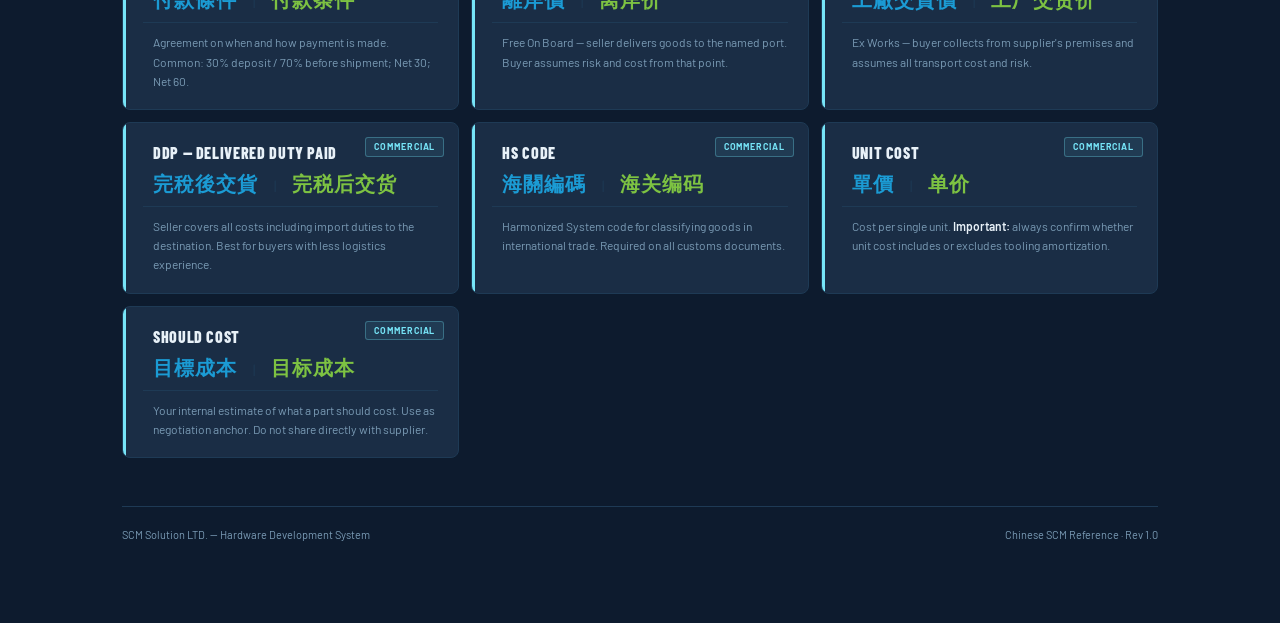
<file: tools/chinese-srs.html>
<!DOCTYPE html>
<html lang="en">
<head>
<meta charset="UTF-8">
<meta name="viewport" content="width=device-width, initial-scale=1.0">
<title>Chinese SCM Reference — SCM Hardware System</title>
<link href="https://fonts.googleapis.com/css2?family=Barlow:wght@300;400;500;600;700;800&family=Barlow+Condensed:wght@400;600;700;800&display=swap" rel="stylesheet">
<link rel="stylesheet" href="../css/scm-styles.css">
<style>
  /* ── PAGE-SPECIFIC ── */
  .search-bar {
    display: flex; gap: 12px; align-items: center;
    background: var(--surf); border: 1px solid var(--bdr);
    border-radius: 8px; padding: 14px 20px; margin-bottom: 24px;
  }
  .search-input {
    flex: 1; background: transparent; border: none; outline: none;
    color: var(--text); font-family: Barlow, sans-serif; font-size: 15px;
  }
  .search-input::placeholder { color: var(--muted); }
  .search-icon { color: var(--muted); font-size: 16px; flex-shrink: 0; }
  .search-count { font-size: 11px; color: var(--muted); white-space: nowrap; font-weight: 600; }

  /* Category tabs */
  .cat-tabs { display: flex; gap: 8px; flex-wrap: wrap; margin-bottom: 24px; }
  .cat-tab {
    font-family: "Barlow Condensed", sans-serif; font-size: 11px; font-weight: 700;
    letter-spacing: .1em; text-transform: uppercase; padding: 7px 14px;
    border-radius: 4px; cursor: pointer; border: 1px solid var(--bdr);
    background: var(--surf); color: var(--muted); transition: all .15s;
    display: flex; align-items: center; gap: 6px;
  }
  .cat-tab:hover { border-color: var(--scm-blue); color: var(--scm-blue); }
  .cat-tab.active { background: var(--scm-blue); border-color: var(--scm-blue); color: #fff; }
  .cat-tab .count { font-size: 10px; opacity: .7; }

  /* Term grid */
  .term-grid {
    display: grid;
    grid-template-columns: repeat(auto-fill, minmax(320px, 1fr));
    gap: 12px;
  }

  /* Term card */
  .term-card {
    background: var(--surf); border: 1px solid var(--bdr);
    border-radius: 8px; padding: 18px 20px;
    transition: border-color .15s, transform .1s;
    position: relative; overflow: hidden;
  }
  .term-card:hover { border-color: rgba(27,155,212,.4); transform: translateY(-1px); }
  .term-card::before {
    content: ""; position: absolute; left: 0; top: 0; bottom: 0;
    width: 3px; border-radius: 2px 0 0 2px;
  }

  /* Category colour accents */
  .term-card[data-cat="general"]::before    { background: var(--scm-blue); }
  .term-card[data-cat="me"]::before         { background: var(--scm-teal); }
  .term-card[data-cat="ee"]::before         { background: var(--scm-sky); }
  .term-card[data-cat="tooling"]::before    { background: var(--scm-purple); }
  .term-card[data-cat="cmf"]::before        { background: var(--scm-amber); }
  .term-card[data-cat="packaging"]::before  { background: var(--scm-green); }
  .term-card[data-cat="quality"]::before    { background: var(--warn); }
  .term-card[data-cat="commercial"]::before { background: #76E4F7; }
  .term-card[data-cat="process"]::before    { background: #F687B3; }

  .term-en {
    font-family: "Barlow Condensed", sans-serif; font-size: 16px;
    font-weight: 800; text-transform: uppercase; letter-spacing: .04em;
    color: var(--text); margin-bottom: 6px; padding-left: 10px;
  }
  .term-zh-row {
    display: flex; gap: 16px; align-items: baseline;
    padding-left: 10px; margin-bottom: 10px;
  }
  .term-trad {
    font-size: 20px; font-weight: 700; color: var(--scm-blue); line-height: 1.2;
    letter-spacing: .05em;
  }
  .term-simp {
    font-size: 20px; font-weight: 700; color: var(--scm-green); line-height: 1.2;
    letter-spacing: .05em;
  }
  .term-zh-divider { color: var(--bdr); font-size: 14px; }
  .term-same { font-size: 11px; color: var(--muted); font-style: italic; align-self: center; }
  .term-context {
    font-size: 12px; color: var(--muted); line-height: 1.6;
    padding-left: 10px; border-top: 1px solid var(--bdr); padding-top: 10px;
  }
  .term-context strong { color: var(--text); font-weight: 600; }
  .term-cat-badge {
    position: absolute; top: 14px; right: 14px;
    font-size: 9px; font-weight: 700; letter-spacing: .1em; text-transform: uppercase;
    padding: 2px 8px; border-radius: 3px; border: 1px solid;
  }

  /* Cat badge colours */
  [data-cat="general"]    .term-cat-badge { color: var(--scm-blue);   border-color: rgba(27,155,212,.3);  background: rgba(27,155,212,.08); }
  [data-cat="me"]         .term-cat-badge { color: var(--scm-teal);   border-color: rgba(79,209,197,.3);  background: rgba(79,209,197,.08); }
  [data-cat="ee"]         .term-cat-badge { color: var(--scm-sky);    border-color: rgba(99,179,237,.3);  background: rgba(99,179,237,.08); }
  [data-cat="tooling"]    .term-cat-badge { color: var(--scm-purple); border-color: rgba(183,148,244,.3); background: rgba(183,148,244,.08); }
  [data-cat="cmf"]        .term-cat-badge { color: var(--scm-amber);  border-color: rgba(246,173,85,.3);  background: rgba(246,173,85,.08); }
  [data-cat="packaging"]  .term-cat-badge { color: var(--scm-green);  border-color: rgba(125,194,66,.3);  background: rgba(125,194,66,.08); }
  [data-cat="quality"]    .term-cat-badge { color: var(--warn);       border-color: rgba(252,129,129,.3); background: rgba(252,129,129,.08); }
  [data-cat="commercial"] .term-cat-badge { color: #76E4F7;           border-color: rgba(118,228,247,.3); background: rgba(118,228,247,.08); }
  [data-cat="process"]    .term-cat-badge { color: #F687B3;           border-color: rgba(246,135,179,.3); background: rgba(246,135,179,.08); }

  .no-results { text-align: center; padding: 60px 20px; color: var(--muted); grid-column: 1/-1; }
  .no-results .big { font-size: 40px; margin-bottom: 12px; }

  /* Script legend */
  .script-legend {
    display: flex; gap: 20px; align-items: center;
    margin-bottom: 20px; font-size: 12px;
  }
  .legend-dot { display: flex; align-items: center; gap: 6px; }
  .ld-swatch { width: 10px; height: 10px; border-radius: 50%; flex-shrink: 0; }
</style>
</head>
<body>
<div class="wrap">

<nav class="nav-breadcrumb">
  <a href="../index.html">← Phase Map</a>
  <span>/</span><span>Tools</span>
  <span>/</span><span>Chinese SCM Reference</span>
</nav>

<div class="phase-tag phase-tag--blue">Reference Tool — All Phases</div>
<h1>Chinese SCM<br>Reference</h1>
<p class="subtitle">Supply chain vocabulary for working with Chinese-speaking suppliers and factories. Each entry shows the English term, Traditional Chinese (繁體 — Taiwan), Simplified Chinese (简体 — mainland), and usage context.</p>

<div class="script-legend">
  <div class="legend-dot"><div class="ld-swatch" style="background:var(--scm-blue)"></div> <strong style="color:var(--scm-blue)">繁體</strong> Traditional — Taiwan / HK</div>
  <div class="legend-dot"><div class="ld-swatch" style="background:var(--scm-green)"></div> <strong style="color:var(--scm-green)">简体</strong> Simplified — Mainland China</div>
</div>

<!-- Search -->
<div class="search-bar">
  <span class="search-icon">🔍</span>
  <input class="search-input" id="search" type="text" placeholder="Search terms in English or Chinese...">
  <span class="search-count" id="search-count"></span>
</div>

<!-- Category tabs -->
<div class="cat-tabs" id="cat-tabs">
  <div class="cat-tab active" data-cat="all" onclick="setCategory('all')">All <span class="count" id="cnt-all"></span></div>
  <div class="cat-tab" data-cat="general"    onclick="setCategory('general')">General <span class="count" id="cnt-general"></span></div>
  <div class="cat-tab" data-cat="process"    onclick="setCategory('process')">Process &amp; Phases <span class="count" id="cnt-process"></span></div>
  <div class="cat-tab" data-cat="me"         onclick="setCategory('me')">ME / CAD <span class="count" id="cnt-me"></span></div>
  <div class="cat-tab" data-cat="ee"         onclick="setCategory('ee')">EE / PCB <span class="count" id="cnt-ee"></span></div>
  <div class="cat-tab" data-cat="tooling"    onclick="setCategory('tooling')">Tooling &amp; Molds <span class="count" id="cnt-tooling"></span></div>
  <div class="cat-tab" data-cat="cmf"        onclick="setCategory('cmf')">CMF &amp; Materials <span class="count" id="cnt-cmf"></span></div>
  <div class="cat-tab" data-cat="packaging"  onclick="setCategory('packaging')">Packaging <span class="count" id="cnt-packaging"></span></div>
  <div class="cat-tab" data-cat="quality"    onclick="setCategory('quality')">Quality &amp; Testing <span class="count" id="cnt-quality"></span></div>
  <div class="cat-tab" data-cat="commercial" onclick="setCategory('commercial')">Commercial <span class="count" id="cnt-commercial"></span></div>
</div>

<!-- Term grid -->
<div class="term-grid" id="term-grid"></div>

<footer>
  <span>SCM Solution LTD. — Hardware Development System</span>
  <span>Chinese SCM Reference · Rev 1.0</span>
</footer>

</div>
<script>
// ── TERM DATABASE ─────────────────────────────────────────────────────────────
// Fields: en, trad, simp, context, cat
// If trad === simp, only one is shown with a "same in both" note
const TERMS = [

  // ── GENERAL ─────────────────────────────────────────────────────────────
  { cat:'general', en:'Supply Chain',         trad:'供應鏈',    simp:'供应链',    context:'The network of suppliers, manufacturers, and logistics involved in producing a product. <strong>Used in:</strong> all project phases.' },
  { cat:'general', en:'Contract Manufacturer',trad:'代工廠',    simp:'代工厂',    context:'A factory that manufactures products designed by another company (CM). <strong>Also known as:</strong> 製造商 (zhìzào shāng).' },
  { cat:'general', en:'ODM Partner',          trad:'原廠設計製造商', simp:'原厂设计制造商', context:'Original Design Manufacturer — a partner that designs and makes a product to your spec. <strong>Used in:</strong> PoC and Design phases.' },
  { cat:'general', en:'NDA / Non-Disclosure', trad:'保密協議',   simp:'保密协议',   context:'Non-Disclosure Agreement. Always required before sharing native CAD or pricing. <strong>Abbreviation:</strong> NDA (same in both).' },
  { cat:'general', en:'BOM — Bill of Materials', trad:'物料清單', simp:'物料清单', context:'Complete list of components, quantities, and part numbers. <strong>Used in:</strong> Design, Test, and Factory phases. <strong>Send to:</strong> CM and suppliers.' },
  { cat:'general', en:'Lead Time',            trad:'交貨期',    simp:'交货期',    context:'Time from order placement to delivery. <strong>Ask:</strong> 交貨期是幾天？ (How many days is the lead time?)' },
  { cat:'general', en:'MOQ — Minimum Order',  trad:'最低訂購量', simp:'最低订购量', context:'Minimum quantity a supplier will accept per order. <strong>Abbreviation:</strong> MOQ (same in both).' },
  { cat:'general', en:'Vendor',               trad:'供應商',    simp:'供应商',    context:'A supplier of components, materials, or services. Interchangeable with 廠商 (chǎng shāng) in practice.' },
  { cat:'general', en:'Sample',               trad:'樣品',      simp:'样品',      context:'A pre-production part or unit for evaluation. <strong>Used in:</strong> PoC and Design phases.' },
  { cat:'general', en:'Prototype',            trad:'原型機',    simp:'原型机',    context:'An early working model of the product. <strong>Also:</strong> 手板 (shǒubǎn) for CNC/3D-printed appearance models.' },
  { cat:'general', en:'Drawing / Technical Drawing', trad:'工程圖', simp:'工程图', context:'2D engineering drawing showing dimensions and tolerances. <strong>Always include:</strong> revision number and date.' },
  { cat:'general', en:'Specification',        trad:'規格書',    simp:'规格书',    context:'Document defining requirements for a part or product. <strong>Also:</strong> 技術規格 (jìshù guīgé) for detailed technical specs.' },
  { cat:'general', en:'Revision',             trad:'版本',      simp:'版本',      context:'Document or file version. <strong>Common format:</strong> Rev A, Rev B or v1.0, v1.1. Always confirm which revision you are discussing.' },
  { cat:'general', en:'Approval',             trad:'確認',      simp:'确认',      context:'Confirmation or sign-off. <strong>Used in:</strong> 請確認 (please confirm / please approve).' },
  { cat:'general', en:'Factory',              trad:'工廠',      simp:'工厂',      context:'The manufacturing facility. <strong>Also:</strong> 廠 (chǎng) informally. <strong>Used in:</strong> factory audits, visits, and all production-phase docs.' },

  // ── PROCESS & PHASES ────────────────────────────────────────────────────
  { cat:'process', en:'Design Review (DR)',   trad:'設計審查',  simp:'设计审查',  context:'Formal gate review before moving to the next phase. DR0–DR4. <strong>Used in:</strong> gate checklists.' },
  { cat:'process', en:'EVT — Engineering Validation Test', trad:'工程驗證測試', simp:'工程验证测试', context:'First round of functional builds for engineering validation. <strong>Phase:</strong> Test.' },
  { cat:'process', en:'DVT — Design Validation Test',      trad:'設計驗證測試', simp:'设计验证测试', context:'Builds that confirm the design meets all requirements. <strong>Phase:</strong> Test.' },
  { cat:'process', en:'PVT — Production Validation Test',  trad:'生產驗證測試', simp:'生产验证测试', context:'Final validation run on the actual production line. <strong>Phase:</strong> Factory.' },
  { cat:'process', en:'Mass Production (MP)', trad:'量產',     simp:'量产',      context:'Full-scale manufacturing after all validations pass. <strong>Abbreviation:</strong> MP. <strong>Phase:</strong> MP.' },
  { cat:'process', en:'FAI — First Article Inspection', trad:'首件檢查', simp:'首件检查', context:'Inspection of the very first production part to verify process capability. <strong>Phase:</strong> Test / Factory.' },
  { cat:'process', en:'Handoff Package',      trad:'移交資料包', simp:'移交资料包', context:'Complete set of files transferred to a CM or ODM to begin manufacturing. Use the Handoff Manifest to document this.' },
  { cat:'process', en:'DFM — Design for Manufacturing', trad:'可製造性設計', simp:'可制造性设计', context:'Design review process to identify manufacturability issues early. <strong>Request from CM:</strong> 請提供DFM意見 (please provide DFM feedback).' },
  { cat:'process', en:'Change Order / ECO',   trad:'工程變更單', simp:'工程变更单', context:'Engineering Change Order — formal document for design changes. <strong>Always:</strong> increment revision number and date.' },
  { cat:'process', en:'Timeline / Schedule',  trad:'時程表',    simp:'时程表',    context:'Project schedule. <strong>Also:</strong> 進度表 (jìndù biǎo) for progress tracking. <strong>Ask:</strong> 請提供最新時程表。' },

  // ── ME / CAD ────────────────────────────────────────────────────────────
  { cat:'me', en:'STEP File',                 trad:'STEP檔案',  simp:'STEP文件',  context:'Standard 3D CAD exchange format (.stp / .step). Safe to share with CM — does not expose native parametric data.' },
  { cat:'me', en:'Native CAD',                trad:'原始設計檔', simp:'原始设计文件', context:'Source CAD file (SolidWorks .sldprt, Fusion .f3d etc.). Treat as IP — restrict to internal use only. Never send without NDA.' },
  { cat:'me', en:'Assembly Drawing',          trad:'裝配圖',    simp:'装配图',    context:'Drawing showing how parts fit together with reference dimensions. <strong>Include:</strong> with every handoff package.' },
  { cat:'me', en:'Part Drawing',              trad:'零件圖',    simp:'零件图',    context:'2D drawing of an individual machined or molded part with tolerances.' },
  { cat:'me', en:'Tolerance',                 trad:'公差',      simp:'公差',      context:'Acceptable dimensional variation on a part. <strong>Specify clearly:</strong> ±0.1mm, ±0.05mm etc. Tighter tolerances increase cost.' },
  { cat:'me', en:'DXF File',                  trad:'DXF檔案',  simp:'DXF文件',   context:'2D drawing exchange format. Used for laser cutting, sheet metal, and PCB outlines.' },
  { cat:'me', en:'Wall Thickness',            trad:'壁厚',      simp:'壁厚',      context:'Thickness of a molded or machined wall. Critical for injection molding — typically 1.5–3mm for plastic.' },
  { cat:'me', en:'Draft Angle',               trad:'拔模角',    simp:'拔模角',    context:'Taper on vertical walls of a molded part to allow ejection from the mold. Typically 1–3°.' },
  { cat:'me', en:'Undercut',                  trad:'倒扣',      simp:'倒扣',      context:'A feature that prevents a part from being ejected from the mold without side actions. Increases tooling cost.' },
  { cat:'me', en:'CNC Machining',             trad:'CNC加工',   simp:'CNC加工',   context:'Computer-controlled subtractive manufacturing. Used for metal parts, jigs, and prototypes. Same abbreviation in both scripts.' },
  { cat:'me', en:'3D Printing / SLA / FDM',   trad:'3D列印',    simp:'3D打印',    context:'Additive manufacturing for prototypes. Taiwan uses 列印 (print); mainland uses 打印 (print/type).' },
  { cat:'me', en:'Sheet Metal',               trad:'鈑金',      simp:'钣金',      context:'Metal forming process for brackets, enclosures, and chassis components.' },

  // ── EE / PCB ────────────────────────────────────────────────────────────
  { cat:'ee', en:'PCB — Printed Circuit Board', trad:'印刷電路板', simp:'印刷电路板', context:'The physical board that holds electronic components. <strong>Abbreviation:</strong> PCB (same in both). Also informally called 電路板.' },
  { cat:'ee', en:'PCBA — PCB Assembly',        trad:'電路板組裝', simp:'电路板组装', context:'PCB with all components soldered on. <strong>Abbreviation:</strong> PCBA (same in both). What you send to a CM after Gerbers are approved.' },
  { cat:'ee', en:'Gerber Files',               trad:'Gerber檔案', simp:'Gerber文件', context:'Manufacturing files for PCB fabrication. Include copper layers, silkscreen, solder mask, and drill files. <strong>Send to:</strong> PCB fabricator.' },
  { cat:'ee', en:'Schematic',                  trad:'電路圖',    simp:'电路图',    context:'Diagram showing electrical connections between components. <strong>File format:</strong> .sch / .kicad_sch (KiCad), .SchDoc (Altium).' },
  { cat:'ee', en:'CPL — Component Placement List', trad:'元件位置表', simp:'元件位置表', context:'File listing X/Y coordinates, rotation, and layer for each component. Required for SMT pick-and-place machines.' },
  { cat:'ee', en:'BOM with AVL',               trad:'物料清單含合格廠商', simp:'物料清单含合格供应商', context:'BOM with Approved Vendor List — specifies exact component sources. <strong>Critical for:</strong> cost control and supply chain risk.' },
  { cat:'ee', en:'SMT — Surface Mount Technology', trad:'表面貼裝技術', simp:'表面贴装技术', context:'Method of placing components directly on PCB surface. The standard for most modern electronics.' },
  { cat:'ee', en:'THT — Through-Hole',         trad:'插件',      simp:'插件',      context:'Components with leads that go through the board. Used for connectors, large capacitors, and high-stress parts.' },
  { cat:'ee', en:'Firmware',                   trad:'韌體',      simp:'固件',      context:'Software embedded in a device\'s hardware. <strong>Important difference:</strong> 韌體 (trad) vs 固件 (simp) — very different words.' },
  { cat:'ee', en:'Test Script / Test Fixture',  trad:'測試治具',  simp:'测试治具',  context:'Hardware fixture used to test PCBAs in production. <strong>Also:</strong> 測試程序 for the software test routine.' },
  { cat:'ee', en:'ESD — Electrostatic Discharge', trad:'靜電放電', simp:'静电放电', context:'Precautions required when handling bare PCBs and sensitive components. <strong>Require:</strong> ESD wristbands and mats at factory.' },
  { cat:'ee', en:'Signal Integrity',           trad:'訊號完整性', simp:'信号完整性', context:'Quality of an electrical signal — affects high-speed designs. Relevant in DVT and Design Review.' },

  // ── TOOLING & MOLDS ─────────────────────────────────────────────────────
  { cat:'tooling', en:'Injection Mold',        trad:'射出模具',  simp:'注塑模具',  context:'Steel or aluminum tool for mass-producing plastic parts. Major cost item — confirm ownership in writing before committing.' },
  { cat:'tooling', en:'T1 Sample',             trad:'T1樣品',    simp:'T1样品',    context:'First shots from a new mold for dimensional and appearance review. <strong>Expect:</strong> T1 issues — do not approve without full review.' },
  { cat:'tooling', en:'T2 / T3 Sample',        trad:'T2/T3樣品', simp:'T2/T3样品', context:'Subsequent mold trial shots after T1 corrections. Each trial costs time and money — be specific with feedback.' },
  { cat:'tooling', en:'Mold Ownership',        trad:'模具所有權', simp:'模具所有权', context:'Who legally owns the mold — client or factory. <strong>Critical:</strong> always clarify and document this in the contract before tooling starts.' },
  { cat:'tooling', en:'Tooling Cost',          trad:'模具費',    simp:'模具费',    context:'One-time cost to manufacture the mold. Typically amortized into unit cost at MP volumes. <strong>Negotiate:</strong> ownership and reimbursement terms.' },
  { cat:'tooling', en:'Steel Grade',           trad:'鋼材等級',  simp:'钢材等级',  context:'Grade of steel used for the mold (e.g. P20, H13, S136). Higher grade = longer mold life but higher tooling cost.' },
  { cat:'tooling', en:'Mold Trial',            trad:'試模',      simp:'试模',      context:'Running the mold to produce test shots. <strong>Standard sequence:</strong> T1 → review → T2 → review → approve.' },
  { cat:'tooling', en:'Parting Line',          trad:'分模線',    simp:'分模线',    context:'The visible line on a molded part where the two halves of the mold meet. Affects cosmetic quality.' },
  { cat:'tooling', en:'Gate / Injection Gate', trad:'澆口',      simp:'浇口',      context:'Point where plastic enters the mold cavity. Gate position affects flow, appearance, and strength.' },
  { cat:'tooling', en:'Warpage',               trad:'翹曲',      simp:'翘曲',      context:'Distortion of a molded part due to uneven cooling or shrinkage. Specify flatness tolerance in drawing.' },
  { cat:'tooling', en:'Sink Mark',             trad:'縮水痕',    simp:'缩水痕',    context:'Surface depression caused by thick wall sections cooling unevenly. Avoid with wall thickness < 3mm.' },
  { cat:'tooling', en:'Side Action / Slider',  trad:'滑塊',      simp:'滑块',      context:'Mold mechanism to form undercuts. Increases tooling cost and complexity — avoid in design if possible.' },

  // ── CMF & MATERIALS ─────────────────────────────────────────────────────
  { cat:'cmf', en:'CMF — Color Material Finish', trad:'顏色材質表面處理', simp:'颜色材质表面处理', context:'Defines the visual and tactile properties of a product. A complete CMF spec is required before tooling approval.' },
  { cat:'cmf', en:'Pantone Color',             trad:'彩通色號',  simp:'彩通色号',  context:'Standardized color reference system. <strong>Always specify:</strong> Pantone number + TCX or TPX suffix for plastic/textile.' },
  { cat:'cmf', en:'RAL Color',                 trad:'RAL色號',   simp:'RAL色号',   context:'European color standard. Common for powder coating and paint. Specify RAL Classic or RAL Design number.' },
  { cat:'cmf', en:'ABS Plastic',               trad:'ABS塑料',   simp:'ABS塑料',   context:'Acrylonitrile Butadiene Styrene — the most common plastic for consumer electronics enclosures.' },
  { cat:'cmf', en:'PC — Polycarbonate',        trad:'聚碳酸酯',  simp:'聚碳酸酯',  context:'High-impact engineering plastic. Used where toughness and optical clarity are needed. More expensive than ABS.' },
  { cat:'cmf', en:'Texture / Grain',           trad:'咬花',      simp:'咬花',      context:'Surface texture applied to a mold cavity by chemical etching. Specify VDI or Mold-Tech texture code.' },
  { cat:'cmf', en:'Gloss Level',               trad:'光澤度',    simp:'光泽度',    context:'Surface sheen — measured in gloss units (GU). Matte < 10 GU, Semi-gloss 10–70 GU, High-gloss > 70 GU.' },
  { cat:'cmf', en:'Anodizing',                 trad:'陽極氧化',  simp:'阳极氧化',  context:'Electrochemical surface treatment for aluminum — creates hard, colored oxide layer. Common in consumer electronics.' },
  { cat:'cmf', en:'Powder Coating',            trad:'粉末塗裝',  simp:'粉末涂装',  context:'Dry powder applied electrostatically and cured under heat. Used for metal parts — durable and cost-effective.' },
  { cat:'cmf', en:'Silk Screen Printing',      trad:'絲印',      simp:'丝印',      context:'Printing logos and markings onto parts. <strong>Also:</strong> 移印 (pad printing) for curved surfaces.' },
  { cat:'cmf', en:'RoHS Compliance',           trad:'RoHS合規',  simp:'RoHS合规',  context:'Restriction of Hazardous Substances — EU directive restricting lead, mercury, cadmium etc. Required for EU market.' },
  { cat:'cmf', en:'Material Certificate',      trad:'材料證書',  simp:'材料证书',  context:'Supplier documentation certifying material composition. Required for compliance and audit purposes.' },

  // ── PACKAGING ───────────────────────────────────────────────────────────
  { cat:'packaging', en:'Retail Box',          trad:'零售包裝盒', simp:'零售包装盒', context:'The outer packaging the end customer sees. <strong>Requires:</strong> CMF spec, structural design, and regulatory labelling.' },
  { cat:'packaging', en:'Insert / Tray',       trad:'內托',      simp:'内托',      context:'Formed insert inside the box that holds the product. <strong>Materials:</strong> EPE foam, EVA foam, thermoformed plastic, pulp.' },
  { cat:'packaging', en:'Shipping Carton',     trad:'外箱',      simp:'外箱',      context:'Corrugated cardboard outer carton for shipping. Specify carton count (pcs/carton), weight, and dimensions.' },
  { cat:'packaging', en:'Drop Test',           trad:'跌落測試',  simp:'跌落测试',  context:'Package drop test to verify protection during shipping. Standard heights: 60cm, 90cm, 100cm depending on product weight.' },
  { cat:'packaging', en:'Barcode / QR Code',   trad:'條碼',      simp:'条码',      context:'Required on retail packaging for retail and logistics. <strong>Types:</strong> EAN-13 (Europe), UPC-A (US), QR (any).' },
  { cat:'packaging', en:'Accessories',         trad:'配件',      simp:'配件',      context:'Items included in the box — cables, adapters, manuals, quick-start guides. List in full in the BOM.' },
  { cat:'packaging', en:'Packing List',        trad:'裝箱單',    simp:'装箱单',    context:'Document listing contents of a shipment carton. Required for customs and logistics.' },
  { cat:'packaging', en:'Quick Start Guide',   trad:'快速入門指南', simp:'快速入门指南', context:'User-facing document included in the box. <strong>Note:</strong> regulatory requirements may mandate local language versions.' },

  // ── QUALITY & TESTING ────────────────────────────────────────────────────
  { cat:'quality', en:'AQL — Acceptable Quality Level', trad:'允收水準', simp:'允收水准', context:'Statistical sampling standard for incoming inspection. AQL 1.0 (strict) to AQL 2.5 (standard). Define in your PO.' },
  { cat:'quality', en:'IQC — Incoming Quality Control', trad:'來料品管', simp:'来料品管', context:'Inspection of materials and components when they arrive at the factory. First line of defect prevention.' },
  { cat:'quality', en:'OQC — Outgoing Quality Control', trad:'出貨品管', simp:'出货品管', context:'Inspection of finished goods before shipment. <strong>Request:</strong> OQC report with every order.' },
  { cat:'quality', en:'Defect Rate',           trad:'不良率',    simp:'不良率',    context:'Percentage of units failing inspection. <strong>Target:</strong> < 0.5% for consumer electronics. Negotiate with CM.' },
  { cat:'quality', en:'Rework',                trad:'返工',      simp:'返工',      context:'Fixing defective units — costs time and money. Track rework rate as an indicator of process problems.' },
  { cat:'quality', en:'Scrap',                 trad:'報廢',      simp:'报废',      context:'Units that cannot be reworked and must be discarded. Agree on scrap rate accountability with the CM.' },
  { cat:'quality', en:'FMEA',                  trad:'失效模式分析', simp:'失效模式分析', context:'Failure Mode and Effects Analysis — systematic review of potential failures. <strong>Phase:</strong> Design and Test.' },
  { cat:'quality', en:'Reliability Testing',   trad:'可靠性測試', simp:'可靠性测试', context:'Long-duration tests verifying the product meets its rated lifespan — thermal cycling, vibration, humidity.' },
  { cat:'quality', en:'Golden Sample',         trad:'金樣',      simp:'金样',      context:'Approved reference unit used as the quality standard at the factory. Always keep one internally and send one to CM.' },
  { cat:'quality', en:'8D Report',             trad:'8D報告',    simp:'8D报告',    context:'8 Disciplines problem-solving report for quality failures. Request from CM when defect rate exceeds threshold.' },

  // ── COMMERCIAL ───────────────────────────────────────────────────────────
  { cat:'commercial', en:'RFQ — Request for Quotation', trad:'詢價單', simp:'询价单', context:'Formal document requesting a price quote from a supplier. Include: quantity tiers, target cost, and lead time.' },
  { cat:'commercial', en:'Quotation / Quote',  trad:'報價單',    simp:'报价单',    context:'Supplier\'s formal price response to an RFQ. <strong>Review:</strong> unit cost, tooling cost, lead time, and payment terms.' },
  { cat:'commercial', en:'Purchase Order (PO)',trad:'採購訂單',  simp:'采购订单',  context:'Formal order issued to a supplier. Legally binding. Include: part number, revision, quantity, price, and delivery date.' },
  { cat:'commercial', en:'Proforma Invoice',   trad:'形式發票',  simp:'形式发票',  context:'Preliminary invoice issued before goods are shipped. Used for customs, payment, and LC applications.' },
  { cat:'commercial', en:'Commercial Invoice', trad:'商業發票',  simp:'商业发票',  context:'Final invoice issued with shipment. Required for customs clearance.' },
  { cat:'commercial', en:'Payment Terms',      trad:'付款條件',  simp:'付款条件',  context:'Agreement on when and how payment is made. Common: 30% deposit / 70% before shipment; Net 30; Net 60.' },
  { cat:'commercial', en:'Incoterms — FOB',    trad:'離岸價',    simp:'离岸价',    context:'Free On Board — seller delivers goods to the named port. Buyer assumes risk and cost from that point.' },
  { cat:'commercial', en:'Incoterms — EXW',    trad:'工廠交貨價', simp:'工厂交货价', context:'Ex Works — buyer collects from supplier\'s premises and assumes all transport cost and risk.' },
  { cat:'commercial', en:'DDP — Delivered Duty Paid', trad:'完稅後交貨', simp:'完税后交货', context:'Seller covers all costs including import duties to the destination. Best for buyers with less logistics experience.' },
  { cat:'commercial', en:'HS Code',            trad:'海關編碼',  simp:'海关编码',  context:'Harmonized System code for classifying goods in international trade. Required on all customs documents.' },
  { cat:'commercial', en:'Unit Cost',          trad:'單價',      simp:'单价',      context:'Cost per single unit. <strong>Important:</strong> always confirm whether unit cost includes or excludes tooling amortization.' },
  { cat:'commercial', en:'Should Cost',        trad:'目標成本',  simp:'目标成本',  context:'Your internal estimate of what a part should cost. Use as negotiation anchor. Do not share directly with supplier.' },
];

// ── STATE ─────────────────────────────────────────────────────────────────
let activeCategory = 'all';
let searchQuery = '';

// ── RENDER ────────────────────────────────────────────────────────────────
function getFiltered() {
  return TERMS.filter(t => {
    const matchCat = activeCategory === 'all' || t.cat === activeCategory;
    const q = searchQuery.toLowerCase();
    const matchSearch = !q ||
      t.en.toLowerCase().includes(q) ||
      t.trad.includes(q) ||
      t.simp.includes(q) ||
      t.context.toLowerCase().includes(q);
    return matchCat && matchSearch;
  });
}

function renderGrid() {
  const terms = getFiltered();
  const grid = document.getElementById('term-grid');
  document.getElementById('search-count').textContent =
    terms.length + ' of ' + TERMS.length + ' terms';

  if (!terms.length) {
    grid.innerHTML = `<div class="no-results"><div class="big">🔍</div><p>No terms match your search.</p></div>`;
    return;
  }

  const CAT_LABELS = {
    general:'General', process:'Process', me:'ME / CAD', ee:'EE / PCB',
    tooling:'Tooling', cmf:'CMF', packaging:'Packaging',
    quality:'Quality', commercial:'Commercial'
  };

  grid.innerHTML = terms.map(t => {
    const same = t.trad === t.simp;
    const zhRow = same
      ? `<div class="term-zh-row"><span class="term-trad">${t.trad}</span><span class="term-same">same in both scripts</span></div>`
      : `<div class="term-zh-row"><span class="term-trad">${t.trad}</span><span class="term-zh-divider">|</span><span class="term-simp">${t.simp}</span></div>`;
    return `
      <div class="term-card" data-cat="${t.cat}">
        <span class="term-cat-badge">${CAT_LABELS[t.cat]||t.cat}</span>
        <div class="term-en">${t.en}</div>
        ${zhRow}
        <div class="term-context">${t.context}</div>
      </div>`;
  }).join('');
}

function updateCounts() {
  const cats = ['general','process','me','ee','tooling','cmf','packaging','quality','commercial'];
  const all = TERMS.length;
  document.getElementById('cnt-all').textContent = all;
  cats.forEach(c => {
    const el = document.getElementById('cnt-' + c);
    if (el) el.textContent = TERMS.filter(t => t.cat === c).length;
  });
}

function setCategory(cat) {
  activeCategory = cat;
  document.querySelectorAll('.cat-tab').forEach(el => {
    el.classList.toggle('active', el.dataset.cat === cat);
  });
  renderGrid();
}

document.getElementById('search').addEventListener('input', e => {
  searchQuery = e.target.value;
  renderGrid();
});

// Init
updateCounts();
renderGrid();
</script>
</body>
</html>
</file>
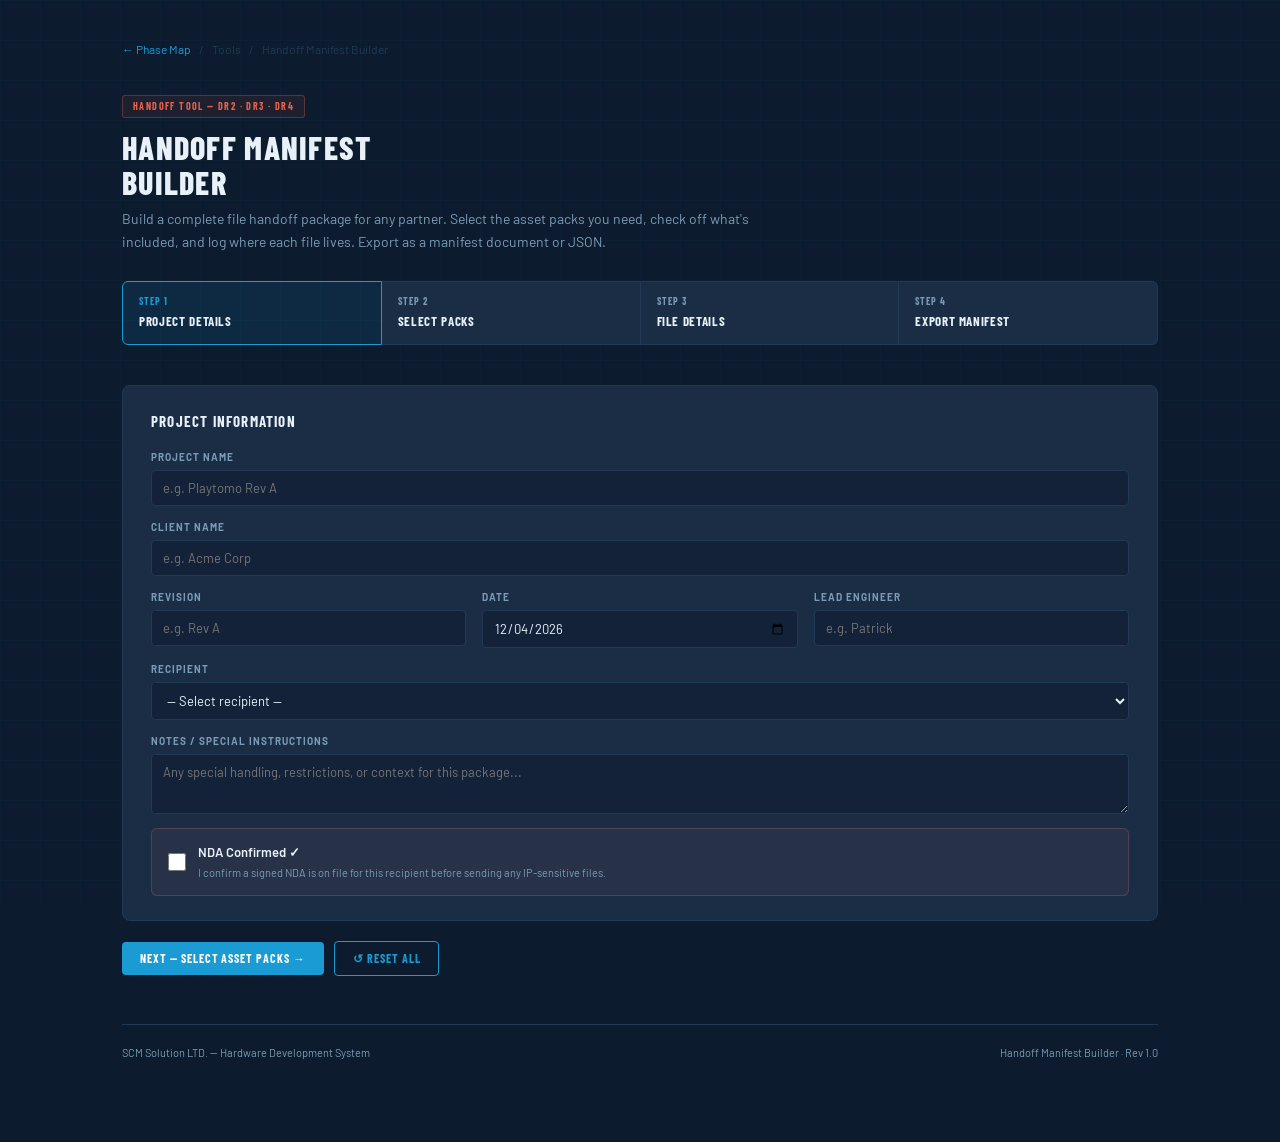
<file: tools/handoff-manifest.html>
<!DOCTYPE html>
<html lang="en">
<head>
<meta charset="UTF-8">
<meta name="viewport" content="width=device-width, initial-scale=1.0">
<title>Handoff Manifest — SCM Hardware System</title>
  <link href="https://fonts.googleapis.com/css2?family=Barlow:wght@300;400;500;600;700;800&family=Barlow+Condensed:wght@400;600;700;800&display=swap" rel="stylesheet">
  <link rel="stylesheet" href="../css/scm-styles.css">
  <style>
  /* Step indicator */
  .steps{display:flex;gap:0;margin-bottom:40px}
  .step{flex:1;padding:12px 16px;background:var(--surf);border:1px solid var(--bdr);cursor:pointer;transition:all .15s}
  .step:first-child{border-radius:6px 0 0 6px}.step:last-child{border-radius:0 6px 6px 0}
  .step+.step{border-left:none}
  .step.active{background:rgba(27,155,212,.12);border-color:var(--scm-blue)}
  .step.done{background:rgba(125,194,66,.08);border-color:rgba(125,194,66,.3)}
  .step-num{font-family:"Barlow Condensed",sans-serif;font-size:10px;font-weight:700;letter-spacing:.1em;text-transform:uppercase;color:var(--muted);margin-bottom:3px}
  .step.active .step-num{color:var(--scm-blue)}.step.done .step-num{color:var(--scm-green)}
  .step-label{font-family:"Barlow Condensed",sans-serif;font-size:13px;font-weight:700;text-transform:uppercase;letter-spacing:.05em}
  /* Pack cards */
  .pack-grid{display:grid;grid-template-columns:repeat(3,1fr);gap:12px;margin-bottom:24px}
  .pack-card{background:var(--mid);border:2px solid var(--bdr);border-radius:6px;padding:18px;cursor:pointer;transition:all .15s;user-select:none}
  .pack-card:hover,.pack-card.selected{border-color:var(--scm-blue);background:rgba(27,155,212,.1)}
  .pack-icon{font-size:22px;margin-bottom:8px;color:var(--muted);transition:color .15s}
  .pack-card.selected .pack-icon{color:var(--scm-blue)}
  .pack-name{font-family:"Barlow Condensed",sans-serif;font-size:14px;font-weight:700;text-transform:uppercase;letter-spacing:.06em;margin-bottom:4px}
  .pack-desc{font-size:11px;color:var(--muted);line-height:1.5}
  .pack-count{font-size:10px;font-weight:700;color:var(--muted);margin-top:6px;letter-spacing:.08em;text-transform:uppercase}
  .pack-card.selected .pack-count{color:var(--scm-blue)}
  /* Asset rows */
  .asset-section{margin-bottom:24px;border:1px solid var(--bdr);border-radius:6px;overflow:hidden}
  .asset-section-header{padding:12px 20px;background:var(--mid);display:flex;align-items:center;gap:10px;cursor:pointer}
  .asset-section-num{font-family:"Barlow Condensed",sans-serif;font-size:10px;font-weight:700;color:var(--scm-blue);background:rgba(27,155,212,.1);border:1px solid rgba(27,155,212,.2);padding:2px 8px;border-radius:3px}
  .asset-section-title{font-family:"Barlow Condensed",sans-serif;font-size:13px;font-weight:700;text-transform:uppercase;letter-spacing:.06em;flex:1}
  .asset-section-count{font-size:11px;color:var(--muted)}
  .asset-section.collapsed .chev{transform:rotate(-90deg)}
  .asset-section.collapsed .asset-rows{display:none}
  .asset-rows{background:var(--dark)}
  .asset-row{border-bottom:1px solid rgba(30,58,85,.5)}
  .asset-row:last-child{border-bottom:none}
  .asset-row-top{display:flex;align-items:center;gap:14px;padding:12px 20px;cursor:pointer}
  .asset-row-top:hover{background:rgba(27,155,212,.03)}
  .asset-cb{width:18px;height:18px;min-width:18px;border:2px solid var(--bdr);border-radius:3px;display:flex;align-items:center;justify-content:center;background:var(--dark);transition:all .15s;flex-shrink:0}
  .asset-row.checked .asset-cb{background:var(--scm-green);border-color:var(--scm-green)}
  .asset-tick{display:none;color:#fff;font-size:11px;font-weight:700}
  .asset-row.checked .asset-tick{display:block}
  .asset-info{flex:1}
  .asset-name{font-size:13px;font-weight:600;margin-bottom:2px}
  .asset-ext{font-family:"Barlow Condensed",sans-serif;font-size:11px;font-weight:700;color:var(--scm-blue);margin-right:6px}
  .asset-desc{font-size:11px;color:var(--muted)}
  .asset-form{display:none;padding:0 20px 16px 52px;background:rgba(27,155,212,.03)}
  .asset-row.checked .asset-form{display:block}
  .asset-form-grid{display:grid;grid-template-columns:160px 1fr 1fr;gap:10px;margin-top:10px}
  .af-label{font-size:10px;font-weight:700;letter-spacing:.1em;text-transform:uppercase;color:var(--muted);margin-bottom:4px}
  .af-select,.af-input{width:100%;background:var(--mid);border:1px solid var(--bdr);border-radius:4px;padding:8px 10px;color:var(--text);font-family:Barlow,sans-serif;font-size:12px;outline:none;transition:border-color .15s}
  .af-select:focus,.af-input:focus{border-color:var(--scm-blue)}
  .af-select option{background:var(--mid)}
  /* Manifest output */
  .manifest-header{background:var(--surf);border:1px solid var(--bdr);border-radius:6px;padding:20px 24px;margin-bottom:20px}
  .mh-grid{display:grid;grid-template-columns:repeat(4,1fr);gap:12px;margin-top:12px}
  .mh-item label{font-size:10px;font-weight:700;letter-spacing:.1em;text-transform:uppercase;color:var(--muted);display:block;margin-bottom:3px}
  .mh-item span{font-size:13px;font-weight:600}
  .nda-wrap{display:flex;align-items:center;gap:12px;padding:14px 16px;background:rgba(252,129,129,.06);border:1px solid rgba(252,129,129,.2);border-radius:6px;cursor:pointer;margin-top:8px}
  .nda-wrap input[type=checkbox]{width:18px;height:18px;accent-color:var(--scm-green);cursor:pointer}
  .nda-label{font-size:13px;font-weight:600}
  .nda-sub{font-size:11px;color:var(--muted);margin-top:2px}
  .nda-confirmed{display:inline-flex;align-items:center;gap:6px;font-size:12px;font-weight:700;color:var(--scm-green);background:rgba(125,194,66,.1);border:1px solid rgba(125,194,66,.3);padding:4px 10px;border-radius:4px}
  .manifest-table{width:100%;border-collapse:collapse;font-size:12px}
  .manifest-table th{background:var(--mid);color:var(--scm-blue);font-family:"Barlow Condensed",sans-serif;font-size:11px;font-weight:700;letter-spacing:.1em;text-transform:uppercase;padding:10px 14px;text-align:left;border-bottom:1px solid var(--bdr)}
  .manifest-table td{padding:10px 14px;border-bottom:1px solid rgba(30,58,85,.4);vertical-align:top}
  .manifest-table tr:hover td{background:rgba(27,155,212,.03)}
  .manifest-table .section-row td{background:var(--surf);color:var(--muted);font-weight:700;font-size:11px;text-transform:uppercase}
  /* Export tabs */
  .export-tabs{display:flex;border-bottom:1px solid var(--bdr)}
  .export-tab{padding:10px 20px;font-family:"Barlow Condensed",sans-serif;font-size:12px;font-weight:700;letter-spacing:.08em;text-transform:uppercase;cursor:pointer;color:var(--muted);border-bottom:2px solid transparent;margin-bottom:-1px;transition:all .15s}
  .export-tab.active{color:var(--scm-blue);border-bottom-color:var(--scm-blue)}
  .export-content{display:none;padding:20px 0 0}
  .export-content.active{display:block}
  </style>
</head>
<body>
<div class="wrap">

<nav class="nav-breadcrumb">
  <a href="../index.html">← Phase Map</a>
  <span>/</span><span>Tools</span>
  <span>/</span><span>Handoff Manifest Builder</span>
</nav>

<div class="phase-tag">Handoff Tool — DR2 · DR3 · DR4</div>
<h1>Handoff Manifest<br>Builder</h1>
<p class="subtitle">Build a complete file handoff package for any partner. Select the asset packs you need, check off what's included, and log where each file lives. Export as a manifest document or JSON.</p>

<!-- STEP INDICATORS -->
<div class="steps">
  <div class="step active" id="step-tab-1" onclick="goStep(1)">
    <div class="step-num">Step 1</div>
    <div class="step-label">Project Details</div>
  </div>
  <div class="step" id="step-tab-2" onclick="goStep(2)">
    <div class="step-num">Step 2</div>
    <div class="step-label">Select Packs</div>
  </div>
  <div class="step" id="step-tab-3" onclick="goStep(3)">
    <div class="step-num">Step 3</div>
    <div class="step-label">File Details</div>
  </div>
  <div class="step" id="step-tab-4" onclick="goStep(4)">
    <div class="step-num">Step 4</div>
    <div class="step-label">Export Manifest</div>
  </div>
</div>

<!-- ─── STEP 1: PROJECT DETAILS ─────────────────────────────────── -->
<div class="panel active" id="panel-1">
  <div class="card">
    <div class="card-title">Project Information</div>
    <div class="field-grid">
      <div class="field"><label>Project Name</label><input id="f-project" type="text" placeholder="e.g. Playtomo Rev A"></div>
      <div class="field"><label>Client Name</label><input id="f-client" type="text" placeholder="e.g. Acme Corp"></div>
    </div>
    <div class="field-grid thirds">
      <div class="field"><label>Revision</label><input id="f-revision" type="text" placeholder="e.g. Rev A"></div>
      <div class="field"><label>Date</label><input id="f-date" type="date"></div>
      <div class="field"><label>Lead Engineer</label><input id="f-engineer" type="text" placeholder="e.g. Patrick"></div>
    </div>
    <div class="field-grid">
      <div class="field">
        <label>Recipient</label>
        <select id="f-recipient">
          <option value="">— Select recipient —</option>
          <option>Contract Manufacturer (CM)</option>
          <option>ODM Partner</option>
          <option>Supply Chain</option>
          <option>Client</option>
          <option>Internal Review</option>
        </select>
      </div>
      <div class="field"><label>Notes / Special Instructions</label><textarea id="f-notes" placeholder="Any special handling, restrictions, or context for this package..."></textarea></div>
    </div>
    <label class="nda-wrap" onclick="toggleNDA()">
      <input type="checkbox" id="f-nda">
      <div>
        <div class="nda-label">NDA Confirmed ✓</div>
        <div class="nda-sub">I confirm a signed NDA is on file for this recipient before sending any IP-sensitive files.</div>
      </div>
    </label>
  </div>
  <div class="btn-row">
    <button class="btn btn-primary" onclick="goStep(2)">Next — Select Asset Packs →</button>
    <button class="btn btn-secondary" onclick="resetAll()">↺ Reset All</button>
  </div>
</div>

<!-- ─── STEP 2: SELECT PACKS ─────────────────────────────────────── -->
<div class="panel" id="panel-2">
  <div class="card">
    <div class="card-title">Select Asset Packs</div>
    <p style="font-size:13px;color:var(--muted);margin-bottom:20px">Choose which asset types are included in this handoff package. You can select multiple.</p>
    <div class="pack-grid" id="pack-grid"></div>
  </div>
  <div class="btn-row">
    <button class="btn btn-primary" onclick="goStep(3)">Next — File Details →</button>
    <button class="btn btn-secondary" onclick="goStep(1)">← Back</button>
  </div>
</div>

<!-- ─── STEP 3: FILE DETAILS ─────────────────────────────────────── -->
<div class="panel" id="panel-3">
  <div class="prog-bar">
    <div class="prog-track"><div class="prog-fill" id="prog-fill"></div></div>
    <div class="prog-lbl" id="prog-lbl">0 assets logged</div>
  </div>
  <div id="asset-panels"></div>
  <div class="btn-row">
    <button class="btn btn-green" onclick="goStep(4)">Generate Manifest →</button>
    <button class="btn btn-secondary" onclick="goStep(2)">← Back</button>
  </div>
</div>

<!-- ─── STEP 4: EXPORT ────────────────────────────────────────────── -->
<div class="panel" id="panel-4">
  <div class="manifest-header" id="manifest-header"></div>
  <div class="export-tabs">
    <div class="export-tab active" onclick="switchTab('table')">Manifest Table</div>
    <div class="export-tab" onclick="switchTab('json')">JSON Export</div>
    <div class="export-tab" onclick="switchTab('html')">HTML (copy)</div>
  </div>
  <div class="export-content active" id="tab-table"></div>
  <div class="export-content" id="tab-json"><div class="code-block" id="json-out"></div></div>
  <div class="export-content" id="tab-html"><div class="code-block" id="html-out"></div></div>
  <div class="btn-row">
    <button class="btn btn-green" onclick="copyActive()">⎘ Copy to Clipboard</button>
    <button class="btn btn-primary" onclick="printManifest()">⎙ Print / Save PDF</button>
    <button class="btn btn-secondary" onclick="goStep(3)">← Back</button>
  </div>
</div>

<footer>
  <span>SCM Solution LTD. — Hardware Development System</span>
  <span>Handoff Manifest Builder · Rev 1.0</span>
</footer>
</div>

<script>
// ── DATA ──────────────────────────────────────────────────────────────
const PACKS = [
  {
    id:"me", name:"Mechanical Engineering", icon:"⚙️",
    desc:"CAD files, drawings, STEP exports, BOM",
    color:"#4FD1C5",
    sections:[
      {num:"01",title:"Master Assembly",items:[
        {name:"Master Assembly File",ext:".sldasm/.iam/.f3d",desc:"Top-level assembly file",cm:true,odm:true,ip:true},
        {name:"Assembly Drawing (2D)",ext:".dwg/.pdf",desc:"Overall dimensions and BOM table",cm:true,odm:true,ip:false},
        {name:"Exploded View",ext:".pdf/image",desc:"Assembly instructions reference",cm:true,odm:true,ip:false},
        {name:"Top-Level BOM",ext:".xlsx/.csv",desc:"Full bill of materials — strip pricing",cm:true,odm:true,ip:false},
      ]},
      {num:"02",title:"Part Files",items:[
        {name:"Enclosure / Housing",ext:"STEP export",desc:"Main enclosure 3D model",cm:true,odm:true,ip:true},
        {name:"Internal Brackets",ext:"STEP export",desc:"Structural brackets and standoffs",cm:true,odm:true,ip:true},
        {name:"PCB Mechanical Keepout",ext:".dxf/.step",desc:"Keepouts and connector cutouts",cm:true,odm:true,ip:false},
        {name:"Buttons / Controls",ext:"STEP export",desc:"User-facing physical controls",cm:true,odm:false,ip:true},
        {name:"Gaskets / Seals",ext:"STEP export",desc:"IP-rated sealing components",cm:true,odm:false,ip:true},
        {name:"Off-the-Shelf Part Models",ext:".step",desc:"Standard hardware models",cm:true,odm:true,ip:false},
      ]},
      {num:"03",title:"Exports & Drawings",items:[
        {name:"STEP — Full Assembly",ext:".step/.stp",desc:"Primary 3D format for CM",cm:true,odm:true,ip:false},
        {name:"STEP — Individual Parts",ext:".step/.stp",desc:"Individual part exports",cm:true,odm:true,ip:false},
        {name:"DXF — 2D Profiles",ext:".dxf",desc:"Sheet metal and laser cut profiles",cm:true,odm:true,ip:false},
        {name:"PDF — All Drawings",ext:".pdf",desc:"All engineering drawings as PDF",cm:true,odm:true,ip:false},
        {name:"Part Drawings with GD&T",ext:".dwg/.pdf",desc:"Per-part 2D drawings",cm:true,odm:true,ip:false},
      ]},
      {num:"04",title:"Supporting Docs",items:[
        {name:"Tolerance Stackup Analysis",ext:".xlsx/.pdf",desc:"Critical fit/clearance analysis",cm:true,odm:true,ip:false},
        {name:"DFM Feedback Log",ext:".xlsx/.docx",desc:"DFM review feedback and responses",cm:true,odm:true,ip:false},
        {name:"Material Spec Sheets",ext:"TDS/.pdf",desc:"Material standards and data sheets",cm:true,odm:true,ip:false},
        {name:"Approved Vendor List — ME",ext:".xlsx",desc:"Approved ME component suppliers",cm:true,odm:true,ip:false},
        {name:"Revision History Log",ext:".xlsx/.docx",desc:"Design change history",cm:true,odm:true,ip:false},
      ]},
    ]
  },
  {
    id:"ee", name:"Electrical Engineering", icon:"⚡",
    desc:"Schematics, Gerbers, BOM, CPL, firmware",
    color:"#63B3ED",
    sections:[
      {num:"01",title:"Schematics",items:[
        {name:"Schematic PDF — All Sheets",ext:".pdf",desc:"Full schematic export",cm:true,odm:true,ip:false},
        {name:"Native Schematic",ext:".sch/.SchDoc",desc:"Native CAD schematic — NDA required",cm:false,odm:false,ip:true},
        {name:"Block Diagram",ext:".pdf",desc:"System architecture overview",cm:true,odm:true,ip:false},
      ]},
      {num:"02",title:"PCB Layout",items:[
        {name:"Gerber Files — Full Set",ext:".gbr/.ger",desc:"All copper and mask layers",cm:true,odm:true,ip:false},
        {name:"Drill Files",ext:".drl/.xln",desc:"NC drill — plated and NPTH",cm:true,odm:true,ip:false},
        {name:"PCB Fab Specification",ext:".pdf",desc:"Stackup, surface finish, impedance",cm:true,odm:true,ip:false},
        {name:"Board Outline",ext:".dxf",desc:"PCB outline for ME integration",cm:true,odm:true,ip:false},
        {name:"3D PCB Model",ext:".step",desc:"Component heights for clearance check",cm:true,odm:true,ip:false},
      ]},
      {num:"03",title:"BOM + CPL",items:[
        {name:"BOM — Full with MPNs",ext:".xlsx/.csv",desc:"Complete BOM with manufacturer part numbers",cm:true,odm:true,ip:false},
        {name:"BOM — DNP Callouts",ext:".xlsx/.csv",desc:"Do Not Populate components marked",cm:true,odm:true,ip:false},
        {name:"Approved Vendor List",ext:".xlsx",desc:"Approved component suppliers",cm:true,odm:true,ip:false},
        {name:"Pick and Place File",ext:".csv/.txt",desc:"XY coordinates and rotation",cm:true,odm:true,ip:false},
        {name:"Assembly Drawing — Top",ext:".pdf",desc:"Top-side component placement",cm:true,odm:true,ip:false},
      ]},
      {num:"04",title:"Test + Firmware",items:[
        {name:"Functional Test Script",ext:".py/.js/.exe",desc:"Post-assembly pass/fail test",cm:true,odm:true,ip:false},
        {name:"Firmware Binary",ext:".bin/.hex/.elf",desc:"Production firmware to flash",cm:true,odm:true,ip:false},
        {name:"Flashing Instructions",ext:".pdf/.md",desc:"Step-by-step flashing procedure",cm:true,odm:true,ip:false},
      ]},
    ]
  },
  {
    id:"cmf", name:"CMF & Materials", icon:"🎨",
    desc:"Colors, materials, finish specs",
    color:"#E8624A",
    sections:[
      {num:"01",title:"Color Spec",items:[
        {name:"CMF Drawing — Full Product",ext:".pdf",desc:"All colors/materials/finishes called out",cm:true,odm:true,ip:false},
        {name:"Primary Color Callout",ext:".pdf",desc:"Pantone/RAL codes for all colors",cm:true,odm:true,ip:false},
        {name:"Cosmetic Defect Standard",ext:".pdf",desc:"Acceptable vs rejectable defects",cm:true,odm:true,ip:false},
      ]},
      {num:"02",title:"Material Specs",items:[
        {name:"Resin Specification",ext:"TDS/.pdf",desc:"Polymer type, grade, manufacturer",cm:true,odm:true,ip:false},
        {name:"Material Safety Data Sheets",ext:".pdf",desc:"MSDS/SDS for all materials",cm:true,odm:true,ip:false},
        {name:"Surface Finish Spec",ext:".pdf",desc:"Gloss levels, texture codes",cm:true,odm:true,ip:false},
        {name:"Coating Specification",ext:".pdf",desc:"Paint, anodize, powder coat spec",cm:true,odm:true,ip:false},
      ]},
      {num:"03",title:"Compliance",items:[
        {name:"RoHS Declaration",ext:".pdf",desc:"RoHS compliance confirmation",cm:true,odm:true,ip:false},
        {name:"REACH SVHC Check",ext:".pdf",desc:"EU REACH compliance",cm:true,odm:true,ip:false},
      ]},
    ]
  },
  {
    id:"tooling", name:"Tooling & Molds", icon:"🔧",
    desc:"Mold design, T1/T2/T3, tool docs",
    color:"#9B6BD4",
    sections:[
      {num:"01",title:"Tool Documents",items:[
        {name:"Mold Flow Analysis",ext:".pdf",desc:"Simulated plastic flow results",cm:true,odm:false,ip:false},
        {name:"Gate Location Approval",ext:".pdf",desc:"Gate type and placement",cm:true,odm:false,ip:false},
        {name:"Parting Line Drawing",ext:".pdf",desc:"Parting line locations",cm:true,odm:false,ip:false},
        {name:"Tooling Quote (RFQ)",ext:".xlsx",desc:"Itemized tooling costs",cm:false,odm:false,ip:true},
      ]},
      {num:"02",title:"Sample Reviews",items:[
        {name:"T1 Dimensional Report",ext:".xlsx",desc:"T1 sample measurement results",cm:true,odm:false,ip:false},
        {name:"T1 Issue Log",ext:".xlsx",desc:"T1 issues and corrections required",cm:true,odm:false,ip:false},
        {name:"T2/T3 Sign-off",ext:".pdf",desc:"Final tool approval",cm:true,odm:false,ip:false},
      ]},
    ]
  },
  {
    id:"packaging", name:"Packaging", icon:"📦",
    desc:"Box, insert, carton, labelling specs",
    color:"#1B9BD4",
    sections:[
      {num:"01",title:"Package Design",items:[
        {name:"Structural Dieline",ext:".pdf/.dxf/.ai",desc:"Box flat pattern for printing",cm:true,odm:true,ip:false},
        {name:"Box Dimensions",ext:".pdf/.xlsx",desc:"Internal and external dimensions",cm:true,odm:true,ip:false},
        {name:"Print Artwork Files",ext:".ai/.pdf",desc:"Print-ready packaging artwork",cm:true,odm:true,ip:false},
        {name:"Insert / Tray Design",ext:".pdf/CAD",desc:"Inner insert holding product",cm:true,odm:true,ip:false},
      ]},
      {num:"02",title:"Shipping & Labels",items:[
        {name:"Master Carton Spec",ext:".pdf",desc:"Carton dimensions and markings",cm:true,odm:true,ip:false},
        {name:"Label Specification",ext:".pdf/.ai",desc:"Product label artwork and placement",cm:true,odm:true,ip:false},
        {name:"Barcode Specification",ext:".pdf/.xlsx",desc:"UPC/EAN codes and placement",cm:true,odm:true,ip:false},
      ]},
    ]
  },
  {
    id:"trd", name:"TRD + Requirements", icon:"📋",
    desc:"Technical requirements, PRD, handoff docs",
    color:"#7DC242",
    sections:[
      {num:"01",title:"Requirements Docs",items:[
        {name:"Technical Requirements Doc (TRD)",ext:".pdf/.docx",desc:"Full technical specs for manufacturer",cm:true,odm:true,ip:false},
        {name:"Product Requirements Doc (PRD)",ext:".pdf/.docx",desc:"What the product must do",cm:false,odm:false,ip:false},
        {name:"Revision History",ext:".xlsx/.pdf",desc:"All design changes logged",cm:true,odm:true,ip:false},
      ]},
    ]
  },
];

// ── STATE ─────────────────────────────────────────────────────────────
let selectedPacks = new Set();
let checkedAssets = {}; // key: packId-secNum-itemIdx → {checked, storage, path, link}
let currentStep = 1;

// ── INIT ──────────────────────────────────────────────────────────────
window.onload = () => {
  renderPackGrid();
  // Set today's date
  document.getElementById('f-date').valueAsDate = new Date();
};

// ── STEP NAVIGATION ───────────────────────────────────────────────────
function goStep(n) {
  if (n === 3) renderAssetPanels();
  if (n === 4) generateManifest();
  currentStep = n;
  document.querySelectorAll('.panel').forEach((p,i) => p.classList.toggle('active', i+1===n));
  document.querySelectorAll('.step').forEach((s,i) => {
    s.classList.toggle('active', i+1===n);
    s.classList.toggle('done', i+1<n);
  });
  window.scrollTo({top:0,behavior:'smooth'});
}

function toggleNDA() {
  // checkbox toggles itself via label
}

// ── PACK GRID ─────────────────────────────────────────────────────────
function renderPackGrid() {
  const grid = document.getElementById('pack-grid');
  grid.innerHTML = PACKS.map(p => `
    <div class="pack-card ${selectedPacks.has(p.id)?'selected':''}" onclick="togglePack('${p.id}')" id="pack-${p.id}">
      <div class="pack-icon" style="${selectedPacks.has(p.id)?'color:'+p.color:''}">${p.icon}</div>
      <div class="pack-name" style="${selectedPacks.has(p.id)?'color:'+p.color:''}">${p.name}</div>
      <div class="pack-desc">${p.desc}</div>
      <div class="pack-count">${p.sections.reduce((a,s)=>a+s.items.length,0)} assets</div>
    </div>
  `).join('');
}

function togglePack(id) {
  if (selectedPacks.has(id)) selectedPacks.delete(id);
  else selectedPacks.add(id);
  renderPackGrid();
}

// ── ASSET PANELS ──────────────────────────────────────────────────────
function renderAssetPanels() {
  const container = document.getElementById('asset-panels');
  if (selectedPacks.size === 0) {
    container.innerHTML = '<div style="color:var(--muted);font-size:14px;padding:40px;text-align:center">No packs selected — go back and choose at least one.</div>';
    return;
  }
  container.innerHTML = '';
  selectedPacks.forEach(packId => {
    const pack = PACKS.find(p => p.id === packId);
    if (!pack) return;
    const packDiv = document.createElement('div');
    packDiv.className = 'card';
    packDiv.style.marginBottom = '20px';
    packDiv.innerHTML = `<div class="card-title" style="--ct-color:${pack.color}"><span style="font-size:18px">${pack.icon}</span> ${pack.name}</div>`;
    pack.sections.forEach(sec => {
      const secDiv = document.createElement('div');
      secDiv.className = 'asset-section';
      secDiv.id = `sec-${packId}-${sec.num}`;
      const checkedCount = sec.items.filter((_,i) => checkedAssets[`${packId}-${sec.num}-${i}`]?.checked).length;
      secDiv.innerHTML = `
        <div class="asset-section-header" onclick="toggleSec('${packId}-${sec.num}')">
          <span class="asset-section-num">${sec.num}</span>
          <span class="asset-section-title">${sec.title}</span>
          <span class="asset-section-count" id="sc-${packId}-${sec.num}">${checkedCount}/${sec.items.length} selected</span>
          <span class="chev">▾</span>
        </div>
        <div class="asset-rows">
          ${sec.items.map((item,i) => renderAssetRow(packId, sec.num, i, item)).join('')}
        </div>`;
      packDiv.appendChild(secDiv);
    });
    container.appendChild(packDiv);
  });
  updateProgress();
}

function renderAssetRow(packId, secNum, idx, item) {
  const key = `${packId}-${secNum}-${idx}`;
  const state = checkedAssets[key] || {};
  const checked = state.checked ? 'checked' : '';
  const storage = state.storage || 'gdrive';
  const path = state.path || '';
  const link = state.link || '';
  const badges = [
    item.cm ? '<span class="badge b-cm">→ CM</span>' : '',
    item.odm ? '<span class="badge b-odm">→ ODM</span>' : '',
    item.ip ? '<span class="badge b-ip">IP Sensitive</span>' : '<span class="badge b-safe">External Safe</span>',
  ].join('');
  return `
    <div class="asset-row ${checked}" id="row-${key}">
      <div class="asset-row-top" onclick="toggleAsset('${packId}','${secNum}',${idx})">
        <div class="asset-cb"><span class="asset-tick">✓</span></div>
        <div class="asset-info">
          <div class="asset-name"><span class="asset-ext">${item.ext}</span>${item.name}</div>
          <div class="asset-desc">${item.desc}</div>
          <div class="asset-badges">${badges}</div>
        </div>
      </div>
      <div class="asset-form">
        <div class="asset-form-grid">
          <div>
            <div class="af-label">Storage Type</div>
            <select class="af-select" id="stor-${key}" onchange="updateField('${key}','storage',this.value)">
              <option value="gdrive" ${storage==='gdrive'?'selected':''}>Google Drive</option>
              <option value="sharepoint" ${storage==='sharepoint'?'selected':''}>SharePoint</option>
              <option value="dropbox" ${storage==='dropbox'?'selected':''}>Dropbox</option>
              <option value="local" ${storage==='local'?'selected':''}>Local / Network</option>
            </select>
          </div>
          <div>
            <div class="af-label">File Path / Folder</div>
            <input class="af-input" id="path-${key}" type="text" placeholder="/04_Exports/assembly.step" value="${path}" onchange="updateField('${key}','path',this.value)" oninput="updateField('${key}','path',this.value)">
          </div>
          <div>
            <div class="af-label">Link (optional)</div>
            <input class="af-input" id="link-${key}" type="text" placeholder="Paste share URL..." value="${link}" onchange="updateField('${key}','link',this.value)" oninput="updateField('${key}','link',this.value)">
          </div>
        </div>
      </div>
    </div>`;
}

function toggleSec(id) {
  document.getElementById(`sec-${id}`).classList.toggle('collapsed');
}

function toggleAsset(packId, secNum, idx) {
  const key = `${packId}-${secNum}-${idx}`;
  const cur = checkedAssets[key] || {};
  checkedAssets[key] = {...cur, checked: !cur.checked, storage: cur.storage||'gdrive'};
  const row = document.getElementById(`row-${key}`);
  row.classList.toggle('checked', checkedAssets[key].checked);
  updateSecCount(packId, secNum);
  updateProgress();
}

function updateField(key, field, val) {
  checkedAssets[key] = {...(checkedAssets[key]||{}), [field]: val};
}

function updateSecCount(packId, secNum) {
  const pack = PACKS.find(p => p.id === packId);
  const sec = pack.sections.find(s => s.num === secNum);
  const count = sec.items.filter((_,i) => checkedAssets[`${packId}-${secNum}-${i}`]?.checked).length;
  const el = document.getElementById(`sc-${packId}-${secNum}`);
  if (el) el.textContent = `${count}/${sec.items.length} selected`;
}

function updateProgress() {
  let total = 0, checked = 0;
  selectedPacks.forEach(packId => {
    const pack = PACKS.find(p => p.id === packId);
    pack.sections.forEach(sec => {
      sec.items.forEach((_,i) => {
        total++;
        if (checkedAssets[`${packId}-${sec.num}-${i}`]?.checked) checked++;
      });
    });
  });
  const pct = total ? Math.round(checked/total*100) : 0;
  document.getElementById('prog-fill').style.width = pct + '%';
  document.getElementById('prog-lbl').textContent = `${checked} of ${total} assets selected`;
}

// ── GENERATE MANIFEST ─────────────────────────────────────────────────
function getHeaderData() {
  return {
    project:   document.getElementById('f-project').value || '—',
    client:    document.getElementById('f-client').value  || '—',
    revision:  document.getElementById('f-revision').value|| '—',
    date:      document.getElementById('f-date').value    || '—',
    engineer:  document.getElementById('f-engineer').value|| '—',
    recipient: document.getElementById('f-recipient').value|| '—',
    notes:     document.getElementById('f-notes').value   || '',
    nda:       document.getElementById('f-nda').checked,
  };
}

const STORAGE_LABELS = {gdrive:'Google Drive', sharepoint:'SharePoint', dropbox:'Dropbox', local:'Local / Network'};
const STORAGE_CLS    = {gdrive:'sp-gdrive', sharepoint:'sp-sharepoint', dropbox:'sp-dropbox', local:'sp-local'};

function generateManifest() {
  const h = getHeaderData();

  // Header
  document.getElementById('manifest-header').innerHTML = `
    <div style="font-family:'Barlow Condensed',sans-serif;font-size:11px;font-weight:700;letter-spacing:.12em;text-transform:uppercase;color:var(--muted);margin-bottom:12px">Handoff Manifest</div>
    <div style="font-family:'Barlow Condensed',sans-serif;font-size:22px;font-weight:800;text-transform:uppercase;letter-spacing:.04em;margin-bottom:16px">${h.project} — ${h.revision}</div>
    <div class="mh-grid">
      <div class="mh-item"><label>Client</label><span>${h.client}</span></div>
      <div class="mh-item"><label>Recipient</label><span>${h.recipient}</span></div>
      <div class="mh-item"><label>Lead Engineer</label><span>${h.engineer}</span></div>
      <div class="mh-item"><label>Date</label><span>${h.date}</span></div>
    </div>
    ${h.nda ? '<div style="margin-top:12px"><span class="nda-confirmed">✓ NDA Confirmed</span></div>' : '<div style="margin-top:12px;font-size:12px;color:var(--warn)">⚠ NDA not confirmed — review before sending IP-sensitive files</div>'}
    ${h.notes ? `<div style="margin-top:12px;font-size:12px;color:var(--muted);border-top:1px solid var(--bdr);padding-top:10px"><strong style="color:var(--text)">Notes:</strong> ${h.notes}</div>` : ''}
  `;

  // Collect checked items
  const rows = [];
  selectedPacks.forEach(packId => {
    const pack = PACKS.find(p => p.id === packId);
    pack.sections.forEach(sec => {
      sec.items.forEach((item, i) => {
        const key = `${packId}-${sec.num}-${i}`;
        const state = checkedAssets[key];
        if (state?.checked) {
          rows.push({
            pack: pack.name, packIcon: pack.icon,
            section: sec.title,
            name: item.name, ext: item.ext, desc: item.desc,
            cm: item.cm, odm: item.odm, ip: item.ip,
            storage: state.storage || 'gdrive',
            path: state.path || '',
            link: state.link || '',
          });
        }
      });
    });
  });

  // ── HTML TABLE ──
  let lastPack = '', lastSec = '';
  let tableHtml = `<div style="overflow-x:auto"><table class="manifest-table">
    <thead><tr>
      <th>Asset</th><th>Format</th><th>Storage</th><th>Path / Link</th><th>CM</th><th>ODM</th>
    </tr></thead><tbody>`;
  rows.forEach(r => {
    if (r.pack !== lastPack) {
      tableHtml += `<tr class="section-row"><td colspan="6">${r.packIcon} ${r.pack} — ${r.section}</td></tr>`;
      lastPack = r.pack; lastSec = r.section;
    } else if (r.section !== lastSec) {
      tableHtml += `<tr class="section-row"><td colspan="6" style="padding-left:28px">↳ ${r.section}</td></tr>`;
      lastSec = r.section;
    }
    const pathDisplay = r.link
      ? `<a href="${r.link}" target="_blank" style="color:var(--blue);text-decoration:none">${r.path||r.link}</a>`
      : `<span class="path-cell">${r.path||'—'}</span>`;
    tableHtml += `<tr>
      <td><strong>${r.name}</strong><br><span style="font-size:10px;color:var(--muted)">${r.desc}</span></td>
      <td style="font-family:monospace;font-size:11px;color:var(--muted)">${r.ext}</td>
      <td><span class="storage-pill ${STORAGE_CLS[r.storage]}">${STORAGE_LABELS[r.storage]}</span></td>
      <td>${pathDisplay}</td>
      <td class="tag-cm">${r.cm?'✓':'—'}</td>
      <td class="tag-odm">${r.odm?'✓':'—'}</td>
    </tr>`;
  });
  if (rows.length === 0) tableHtml += `<tr><td colspan="6" style="text-align:center;color:var(--muted);padding:40px">No assets selected — go back and check off the files included in this package.</td></tr>`;
  tableHtml += '</tbody></table></div>';
  document.getElementById('tab-table').innerHTML = tableHtml;

  // ── JSON ──
  const jsonData = {
    manifest: {
      project: h.project, client: h.client, revision: h.revision,
      date: h.date, engineer: h.engineer, recipient: h.recipient,
      nda_confirmed: h.nda, notes: h.notes,
      generated: new Date().toISOString(),
    },
    assets: rows.map(r => ({
      pack: r.pack, section: r.section, name: r.name,
      format: r.ext, description: r.desc,
      storage: STORAGE_LABELS[r.storage],
      path: r.path, link: r.link,
      send_to_cm: r.cm, send_to_odm: r.odm, ip_sensitive: r.ip,
    }))
  };
  document.getElementById('json-out').textContent = JSON.stringify(jsonData, null, 2);

  // ── HTML COPY ──
  document.getElementById('html-out').textContent = `<!-- SCM Handoff Manifest: ${h.project} ${h.revision} -->
` + tableHtml;
}

function switchTab(name) {
  document.querySelectorAll('.export-tab').forEach((t,i) => t.classList.toggle('active', ['table','json','html'][i]===name));
  document.querySelectorAll('.export-content').forEach((c,i) => c.classList.toggle('active', ['tab-table','tab-json','tab-html'][i]===`tab-${name}`));
}

function copyActive() {
  const active = document.querySelector('.export-content.active');
  const text = active.id === 'tab-table'
    ? active.innerHTML
    : active.querySelector('.code-block').textContent;
  navigator.clipboard.writeText(text).then(() => alert('Copied to clipboard!'));
}

function printManifest() {
  window.print();
}

function resetAll() {
  if (!confirm('Reset everything and start over?')) return;
  selectedPacks.clear();
  checkedAssets = {};
  ['f-project','f-client','f-revision','f-engineer','f-notes'].forEach(id => document.getElementById(id).value='');
  document.getElementById('f-recipient').selectedIndex = 0;
  document.getElementById('f-nda').checked = false;
  document.getElementById('f-date').valueAsDate = new Date();
  goStep(1);
  renderPackGrid();
}
</script>
</body>
</html>
</file>
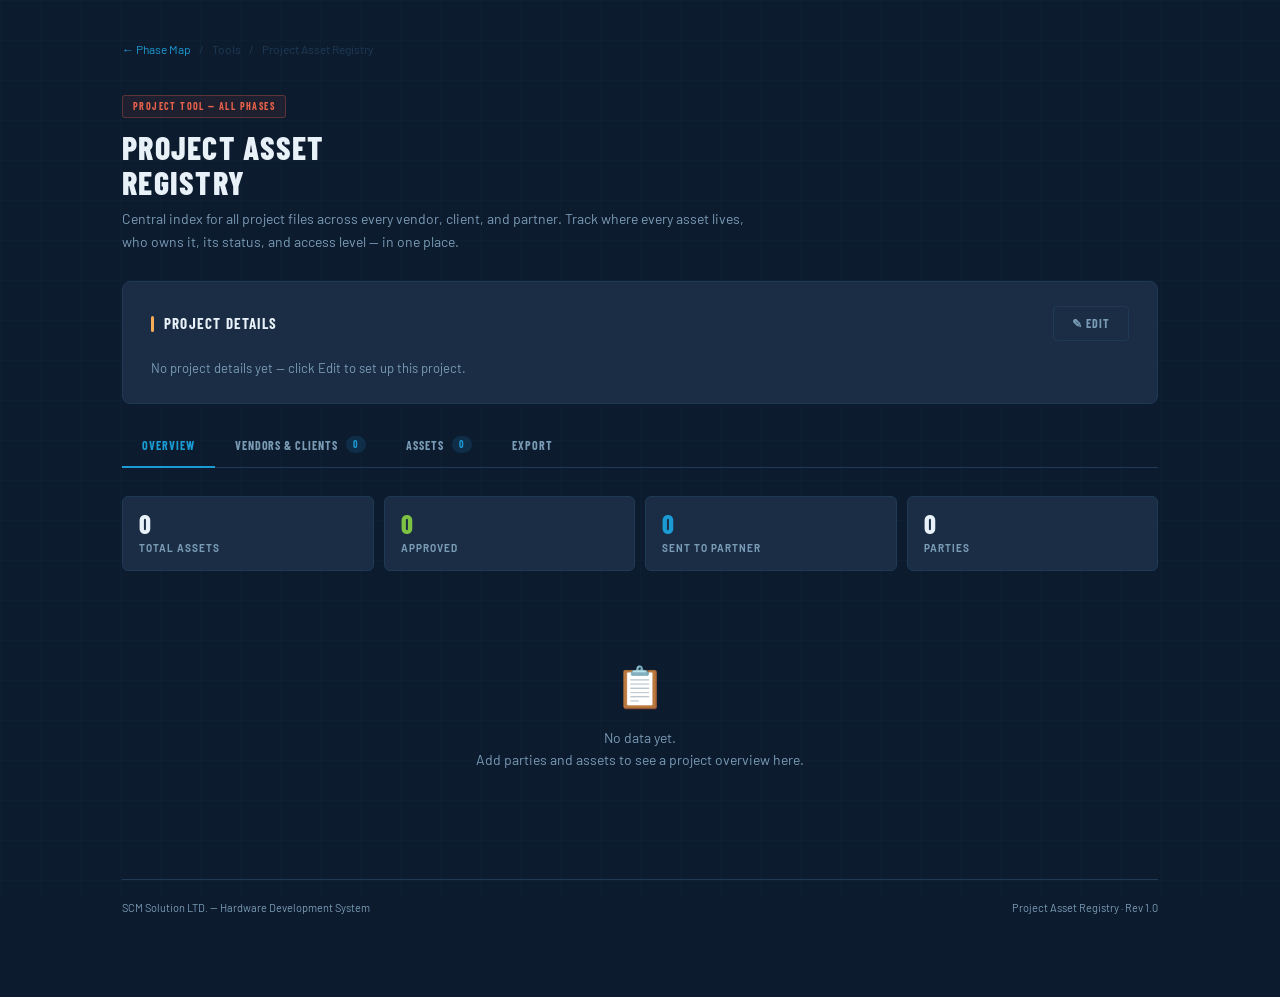
<file: tools/project-asset-registry.html>
<!DOCTYPE html>
<html lang="en">
<head>
<meta charset="UTF-8">
<meta name="viewport" content="width=device-width, initial-scale=1.0">
<title>Project Asset Registry — SCM Hardware System</title>
  <link href="https://fonts.googleapis.com/css2?family=Barlow:wght@300;400;500;600;700;800&family=Barlow+Condensed:wght@400;600;700;800&display=swap" rel="stylesheet">
  <link rel="stylesheet" href="../css/scm-styles.css">
  <style>
  /* Party cards */
  .party-grid{display:grid;grid-template-columns:repeat(auto-fill,minmax(240px,1fr));gap:12px;margin-bottom:20px}
  .party-card{background:var(--mid);border:2px solid var(--bdr);border-radius:6px;padding:16px;transition:border-color .15s}
  .party-card:hover{border-color:rgba(246,173,85,.3)}
  .party-card-header{display:flex;align-items:flex-start;justify-content:space-between;margin-bottom:8px}
  .party-name{font-family:"Barlow Condensed",sans-serif;font-size:15px;font-weight:700;text-transform:uppercase;letter-spacing:.04em}
  .party-type-badge{font-size:9px;font-weight:700;letter-spacing:.08em;text-transform:uppercase;padding:2px 8px;border-radius:3px;border:1px solid;white-space:nowrap}
  .pt-cm{color:var(--scm-blue);border-color:rgba(27,155,212,.4);background:rgba(27,155,212,.08)}
  .pt-odm{color:var(--scm-amber);border-color:rgba(246,173,85,.4);background:rgba(246,173,85,.08)}
  .pt-client{color:var(--scm-green);border-color:rgba(125,194,66,.4);background:rgba(125,194,66,.08)}
  .pt-supplier{color:var(--scm-purple);border-color:rgba(183,148,244,.4);background:rgba(183,148,244,.08)}
  .pt-agency{color:#76E4F7;border-color:rgba(118,228,247,.4);background:rgba(118,228,247,.08)}
  .pt-internal{color:var(--muted);border-color:rgba(122,155,181,.3);background:rgba(122,155,181,.06)}
  .party-contact{font-size:11px;color:var(--muted);margin-bottom:4px}
  .party-asset-count{font-size:10px;font-weight:700;letter-spacing:.08em;text-transform:uppercase;color:var(--muted);margin-top:8px;padding-top:8px;border-top:1px solid var(--bdr)}
  .party-actions{display:flex;gap:6px;margin-top:10px}
  /* Filters */
  .filter-bar{display:flex;gap:10px;margin-bottom:16px;flex-wrap:wrap;align-items:center}
  .filter-select{background:var(--mid);border:1px solid var(--bdr);border-radius:4px;padding:7px 10px;color:var(--text);font-family:Barlow,sans-serif;font-size:12px;outline:none;transition:border-color .15s}
  .filter-select:focus{border-color:var(--scm-blue)}
  .filter-search{background:var(--mid);border:1px solid var(--bdr);border-radius:4px;padding:7px 12px;color:var(--text);font-family:Barlow,sans-serif;font-size:12px;outline:none;flex:1;min-width:180px}
  .filter-search:focus{border-color:var(--scm-blue)}
  .filter-search::placeholder{color:var(--muted)}
  .asset-count-lbl{font-size:11px;color:var(--muted);margin-left:auto;white-space:nowrap}
  /* Add form */
  .add-form{display:none;background:var(--mid);border:1px solid var(--scm-blue);border-radius:6px;padding:20px;margin-bottom:16px}
  .add-form.open{display:block}
  .add-form-title{font-family:"Barlow Condensed",sans-serif;font-size:13px;font-weight:700;text-transform:uppercase;letter-spacing:.08em;color:var(--scm-blue);margin-bottom:14px}
  /* Asset table */
  .asset-table{width:100%;border-collapse:collapse}
  .asset-table th{background:rgba(10,13,20,.8);color:var(--muted);font-family:"Barlow Condensed",sans-serif;font-size:10px;font-weight:700;letter-spacing:.12em;text-transform:uppercase;padding:10px 12px;text-align:left;border-bottom:1px solid var(--bdr);cursor:pointer;user-select:none}
  .asset-table th:hover{color:var(--scm-blue)}.asset-table th.sorted{color:var(--scm-amber)}
  .asset-table td{padding:10px 12px;border-bottom:1px solid rgba(30,58,85,.4);vertical-align:middle;font-size:12px}
  .asset-table tr:hover td{background:rgba(246,173,85,.03)}
  /* Status/access/storage pills */
  .s-draft{background:rgba(122,155,181,.15);color:var(--muted)}
  .s-approved{background:rgba(125,194,66,.15);color:var(--scm-green)}
  .s-sent{background:rgba(27,155,212,.15);color:var(--scm-blue)}
  .s-review{background:rgba(246,173,85,.15);color:var(--scm-amber)}
  .s-superseded{background:rgba(252,129,129,.1);color:var(--warn);text-decoration:line-through}
  .a-internal{background:rgba(122,155,181,.12);color:var(--muted)}
  .a-nda{background:rgba(252,129,129,.12);color:var(--warn)}
  .a-public{background:rgba(125,194,66,.12);color:var(--scm-green)}
  .sp-gdrive{background:rgba(27,155,212,.15);color:var(--scm-blue)}
  .sp-sharepoint{background:rgba(246,173,85,.15);color:var(--scm-amber)}
  .sp-dropbox{background:rgba(125,194,66,.15);color:var(--scm-green)}
  .sp-local{background:rgba(183,148,244,.15);color:var(--scm-purple)}
  .storage-pill,.status-pill,.access-pill{display:inline-block;font-size:9px;font-weight:700;letter-spacing:.08em;text-transform:uppercase;padding:2px 8px;border-radius:3px}
  .link-cell a{color:var(--scm-blue);text-decoration:none;font-family:monospace;font-size:11px}
  .link-cell a:hover{text-decoration:underline}
  .no-link{color:var(--muted);font-size:11px;font-style:italic}
  </style>
</head>
<body>
<div class="wrap">

<nav class="nav-breadcrumb">
  <a href="../index.html">← Phase Map</a>
  <span>/</span><span>Tools</span>
  <span>/</span><span>Project Asset Registry</span>
</nav>

<div class="phase-tag">Project Tool — All Phases</div>
<h1>Project Asset<br>Registry</h1>
<p class="subtitle">Central index for all project files across every vendor, client, and partner. Track where every asset lives, who owns it, its status, and access level — in one place.</p>

<!-- PROJECT HEADER -->
<div class="card" id="project-header-card">
  <div class="card-title">
    <div class="card-title-left">Project Details</div>
    <button class="btn btn-ghost" onclick="toggleProjectEdit()" id="proj-edit-btn">✎ Edit</button>
  </div>
  <div id="proj-display"></div>
  <div id="proj-form" style="display:none">
    <div class="field-grid fg-2">
      <div class="field"><label>Project Name</label><input id="pf-name" type="text" placeholder="e.g. Playtomo Rev A"></div>
      <div class="field"><label>Client / Company</label><input id="pf-client" type="text" placeholder="e.g. Acme Corp"></div>
    </div>
    <div class="field-grid fg-4">
      <div class="field"><label>Project Code</label><input id="pf-code" type="text" placeholder="e.g. PLY-001"></div>
      <div class="field"><label>Phase</label>
        <select id="pf-phase">
          <option>Idea</option><option>PoC</option><option>Design</option>
          <option>Test</option><option>Factory</option><option>Mass Production</option>
        </select>
      </div>
      <div class="field"><label>Project Status</label>
        <select id="pf-status">
          <option value="active">Active</option>
          <option value="onhold">On Hold</option>
          <option value="completed">Completed</option>
          <option value="cancelled">Cancelled</option>
          <option value="pending">Pending Start</option>
        </select>
      </div>
      <div class="field"><label>Start Date</label><input id="pf-date" type="date"></div>
    </div>
    <div class="btn-row">
      <button class="btn btn-amber" onclick="saveProject()">Save Project Details</button>
      <button class="btn btn-ghost" onclick="toggleProjectEdit()">Cancel</button>
    </div>
  </div>
</div>

<!-- TABS -->
<div class="tabs">
  <div class="tab active" onclick="switchTab('overview')" id="tab-overview">Overview</div>
  <div class="tab" onclick="switchTab('parties')" id="tab-parties">Vendors & Clients <span class="tab-badge" id="badge-parties">0</span></div>
  <div class="tab" onclick="switchTab('assets')" id="tab-assets">Assets <span class="tab-badge" id="badge-assets">0</span></div>
  <div class="tab" onclick="switchTab('export')" id="tab-export">Export</div>
</div>

<!-- ─── OVERVIEW ───────────────────────────────────────────────────── -->
<div class="panel active" id="panel-overview">
  <div class="stats-bar" id="stats-bar">
    <div class="stat-card"><div class="stat-val" id="st-assets">0</div><div class="stat-lbl">Total Assets</div></div>
    <div class="stat-card"><div class="stat-val" id="st-approved" style="color:var(--green)">0</div><div class="stat-lbl">Approved</div></div>
    <div class="stat-card"><div class="stat-val" id="st-sent" style="color:var(--blue)">0</div><div class="stat-lbl">Sent to Partner</div></div>
    <div class="stat-card"><div class="stat-val" id="st-parties">0</div><div class="stat-lbl">Parties</div></div>
  </div>
  <div id="overview-by-party"></div>
</div>

<!-- ─── PARTIES ────────────────────────────────────────────────────── -->
<div class="panel" id="panel-parties">
  <div class="card">
    <div class="card-title"><div class="card-title-left">Add Vendor / Client / Partner</div></div>
    <div class="field-grid fg-3">
      <div class="field"><label>Name</label><input id="np-name" type="text" placeholder="e.g. Well Linkage CM"></div>
      <div class="field"><label>Type</label>
        <select id="np-type">
          <option value="cm">Contract Manufacturer (CM)</option>
          <option value="odm">ODM Partner</option>
          <option value="client">Client</option>
          <option value="supplier">Component Supplier</option>
          <option value="agency">Agency (Marketing/Design)</option>
          <option value="internal">Internal</option>
        </select>
      </div>
      <div class="field"><label>Contact Name</label><input id="np-contact" type="text" placeholder="e.g. John Smith"></div>
    </div>
    <div class="field-grid fg-2">
      <div class="field"><label>Email</label><input id="np-email" type="email" placeholder="john@company.com"></div>
      <div class="field"><label>Notes</label><input id="np-notes" type="text" placeholder="e.g. Primary tooling contact"></div>
    </div>
    <div class="btn-row">
      <button class="btn btn-amber" onclick="addParty()">+ Add Party</button>
    </div>
  </div>
  <div class="party-grid" id="party-grid">
    <div class="empty-state" style="grid-column:1/-1">
      <div class="big">🏭</div>
      <p>No parties added yet.<br>Add your CM, ODM, clients, and suppliers above.</p>
    </div>
  </div>
</div>

<!-- ─── ASSETS ─────────────────────────────────────────────────────── -->
<div class="panel" id="panel-assets">
  <!-- ADD FORM -->
  <div class="add-form" id="add-asset-form">
    <div class="add-form-title">+ Add New Asset</div>
    <div class="field-grid fg-2">
      <div class="field"><label>Asset Name</label><input id="na-name" type="text" placeholder="e.g. Master Assembly STEP"></div>
      <div class="field"><label>File Type / Format</label><input id="na-type" type="text" placeholder="e.g. .step / .stp"></div>
    </div>
    <div class="field-grid fg-3">
      <div class="field"><label>Category</label>
        <select id="na-category">
          <option>ME — CAD & Drawings</option>
          <option>EE — Schematics & Layout</option>
          <option>EE — Gerbers & Fab</option>
          <option>EE — BOM & CPL</option>
          <option>CMF & Materials</option>
          <option>Tooling & Molds</option>
          <option>Packaging</option>
          <option>Requirements (TRD/PRD/MRD)</option>
          <option>Quotes & Pricing</option>
          <option>Contracts & NDAs</option>
          <option>Marketing Materials</option>
          <option>Test & Certification</option>
          <option>Vendor Audit</option>
          <option>Other</option>
        </select>
      </div>
      <div class="field"><label>Party</label><select id="na-party"><option value="">— Select party —</option></select></div>
      <div class="field"><label>Version / Rev</label><input id="na-version" type="text" placeholder="e.g. Rev A / v1.2"></div>
    </div>
    <div class="field-grid fg-3">
      <div class="field"><label>Storage</label>
        <select id="na-storage">
          <option value="gdrive">Google Drive</option>
          <option value="sharepoint">SharePoint</option>
          <option value="dropbox">Dropbox</option>
          <option value="local">Local / Network</option>
        </select>
      </div>
      <div class="field"><label>File Path</label><input id="na-path" type="text" placeholder="/04_Exports/assembly.step"></div>
      <div class="field"><label>Link / URL</label><input id="na-link" type="text" placeholder="Paste share link..."></div>
    </div>
    <div class="field-grid fg-3">
      <div class="field"><label>Status</label>
        <select id="na-status">
          <option value="draft">Draft</option>
          <option value="review">In Review</option>
          <option value="approved">Approved</option>
          <option value="sent">Sent to Partner</option>
          <option value="superseded">Superseded</option>
        </select>
      </div>
      <div class="field"><label>Access Level</label>
        <select id="na-access">
          <option value="internal">Internal Only</option>
          <option value="nda">NDA Required</option>
          <option value="public">External Safe</option>
        </select>
      </div>
      <div class="field"><label>Notes</label><input id="na-notes" type="text" placeholder="Any relevant notes..."></div>
    </div>
    <div class="btn-row">
      <button class="btn btn-amber" onclick="addAsset()">+ Add Asset</button>
      <button class="btn btn-ghost" onclick="toggleAddForm()">Cancel</button>
    </div>
  </div>

  <!-- TOOLBAR -->
  <div class="filter-bar">
    <button class="btn btn-amber" onclick="toggleAddForm()" id="add-btn">+ Add Asset</button>
    <select class="filter-select" id="filter-party" onchange="renderAssetTable()">
      <option value="">All Parties</option>
    </select>
    <select class="filter-select" id="filter-category" onchange="renderAssetTable()">
      <option value="">All Categories</option>
    </select>
    <select class="filter-select" id="filter-status" onchange="renderAssetTable()">
      <option value="">All Statuses</option>
      <option value="draft">Draft</option>
      <option value="review">In Review</option>
      <option value="approved">Approved</option>
      <option value="sent">Sent to Partner</option>
      <option value="superseded">Superseded</option>
    </select>
    <select class="filter-select" id="filter-access" onchange="renderAssetTable()">
      <option value="">All Access</option>
      <option value="internal">Internal Only</option>
      <option value="nda">NDA Required</option>
      <option value="public">External Safe</option>
    </select>
    <input class="filter-search" id="filter-search" placeholder="🔍  Search assets..." oninput="renderAssetTable()">
    <span class="asset-count-lbl" id="asset-count-lbl"></span>
  </div>

  <div style="overflow-x:auto">
    <table class="asset-table" id="asset-table">
      <thead>
        <tr>
          <th onclick="sortBy('name')">Asset Name</th>
          <th onclick="sortBy('category')">Category</th>
          <th onclick="sortBy('party')">Party</th>
          <th onclick="sortBy('version')">Version</th>
          <th onclick="sortBy('storage')">Storage</th>
          <th>Path / Link</th>
          <th onclick="sortBy('status')">Status</th>
          <th onclick="sortBy('access')">Access</th>
          <th>Notes</th>
          <th style="width:80px">Actions</th>
        </tr>
      </thead>
      <tbody id="asset-tbody"></tbody>
    </table>
  </div>
</div>

<!-- ─── EXPORT ─────────────────────────────────────────────────────── -->
<div class="panel" id="panel-export">
  <div class="card">
    <div class="card-title"><div class="card-title-left">Export Registry</div></div>
    <p style="font-size:13px;color:var(--muted);margin-bottom:16px">Export the full project asset registry for use in Notion, Odoo, or to share with stakeholders.</p>
    <div class="btn-row">
      <button class="btn btn-amber" onclick="generateExport('json')">Generate JSON</button>
      <button class="btn btn-primary" onclick="generateExport('csv')">Generate CSV</button>
      <button class="btn btn-ghost" onclick="generateExport('html')">Generate HTML Table</button>
    </div>
  </div>
  <div id="export-out" style="margin-top:16px"></div>
</div>

<footer>
  <span>SCM Solution LTD. — Hardware Development System</span>
  <span>Project Asset Registry · Rev 1.0</span>
</footer>
</div>

<script>
// ── STATE ──────────────────────────────────────────────────────────
const STORAGE_KEY = 'scm-registry-v1';
let state = {
  project: {name:'', client:'', code:'', phase:'Idea', date:''},
  parties: [],
  assets: [],
};
let sortCol = 'name', sortDir = 1;
let editingPartyId = null;

// ── PERSISTENCE ────────────────────────────────────────────────────
function save() {
  try { localStorage.setItem(STORAGE_KEY, JSON.stringify(state)); } catch(e) {}
}
function load() {
  try {
    const s = localStorage.getItem(STORAGE_KEY);
    if (s) state = JSON.parse(s);
  } catch(e) {}
}

// ── INIT ───────────────────────────────────────────────────────────
window.onload = () => {
  load();
  document.getElementById('pf-date').valueAsDate = new Date();
  renderProjectDisplay();
  renderPartyGrid();
  renderAssetTable();
  renderOverview();
  populatePartySelects();
  updateBadges();
};

// ── TAB SWITCHING ──────────────────────────────────────────────────
function switchTab(name) {
  ['overview','parties','assets','export'].forEach(t => {
    document.getElementById('tab-'+t).classList.toggle('active', t===name);
    document.getElementById('panel-'+t).classList.toggle('active', t===name);
  });
  if (name === 'assets') renderAssetTable();
  if (name === 'overview') renderOverview();
}

function updateBadges() {
  document.getElementById('badge-parties').textContent = state.parties.length;
  document.getElementById('badge-assets').textContent = state.assets.length;
}

// ── PROJECT ────────────────────────────────────────────────────────
function toggleProjectEdit() {
  const form = document.getElementById('proj-form');
  const disp = document.getElementById('proj-display');
  const btn  = document.getElementById('proj-edit-btn');
  const open = form.style.display !== 'none';
  form.style.display = open ? 'none' : 'block';
  disp.style.display = open ? 'block' : 'none';
  btn.textContent = open ? '✎ Edit' : '✕ Cancel';
  if (!open) {
    document.getElementById('pf-name').value  = state.project.name;
    document.getElementById('pf-client').value= state.project.client;
    document.getElementById('pf-code').value  = state.project.code;
    document.getElementById('pf-phase').value = state.project.phase;
    document.getElementById('pf-status').value= state.project.status || 'active';
    document.getElementById('pf-date').value  = state.project.date;
  }
}

function saveProject() {
  state.project = {
    name:   document.getElementById('pf-name').value,
    client: document.getElementById('pf-client').value,
    code:   document.getElementById('pf-code').value,
    phase:  document.getElementById('pf-phase').value,
    status: document.getElementById('pf-status').value,
    date:   document.getElementById('pf-date').value,
  };
  save();
  renderProjectDisplay();
  toggleProjectEdit();
}

function renderProjectDisplay() {
  const p = state.project;
  const el = document.getElementById('proj-display');
  if (!p.name) {
    el.innerHTML = '<p style="font-size:13px;color:var(--muted)">No project details yet — click Edit to set up this project.</p>';
    return;
  }
  const PHASE_COLORS = {Idea:'var(--blue)',PoC:'var(--green)',Design:'var(--green)',Test:'var(--amber)',Factory:'var(--warn)',['Mass Production']:'var(--purple)'};
  const STATUS_COLORS = {active:'var(--green)',onhold:'var(--amber)',completed:'var(--blue)',cancelled:'var(--warn)',pending:'var(--muted)'};
  const STATUS_LABELS_P = {active:'Active',onhold:'On Hold',completed:'Completed',cancelled:'Cancelled',pending:'Pending Start'};
  const status = p.status || 'active';
  el.innerHTML = `
    <div style="display:grid;grid-template-columns:repeat(6,1fr);gap:16px">
      <div><div style="font-size:10px;font-weight:700;letter-spacing:.1em;text-transform:uppercase;color:var(--muted);margin-bottom:4px">Project</div><div style="font-size:15px;font-weight:700">${p.name||'—'}</div></div>
      <div><div style="font-size:10px;font-weight:700;letter-spacing:.1em;text-transform:uppercase;color:var(--muted);margin-bottom:4px">Client</div><div style="font-size:15px;font-weight:700">${p.client||'—'}</div></div>
      <div><div style="font-size:10px;font-weight:700;letter-spacing:.1em;text-transform:uppercase;color:var(--muted);margin-bottom:4px">Code</div><div style="font-size:15px;font-weight:700;font-family:monospace">${p.code||'—'}</div></div>
      <div><div style="font-size:10px;font-weight:700;letter-spacing:.1em;text-transform:uppercase;color:var(--muted);margin-bottom:4px">Phase</div><div style="font-size:15px;font-weight:700;color:${PHASE_COLORS[p.phase]||'var(--text)'}">${p.phase||'—'}</div></div>
      <div><div style="font-size:10px;font-weight:700;letter-spacing:.1em;text-transform:uppercase;color:var(--muted);margin-bottom:4px">Status</div><div style="font-size:15px;font-weight:700;color:${STATUS_COLORS[status]}">${STATUS_LABELS_P[status]}</div></div>
      <div><div style="font-size:10px;font-weight:700;letter-spacing:.1em;text-transform:uppercase;color:var(--muted);margin-bottom:4px">Start Date</div><div style="font-size:15px;font-weight:700">${p.date||'—'}</div></div>
    </div>`;
}

// ── PARTIES ────────────────────────────────────────────────────────
const PARTY_TYPE_MAP = {
  cm:{label:'CM',cls:'pt-cm'}, odm:{label:'ODM',cls:'pt-odm'},
  client:{label:'Client',cls:'pt-client'}, supplier:{label:'Supplier',cls:'pt-supplier'},
  agency:{label:'Agency',cls:'pt-agency'}, internal:{label:'Internal',cls:'pt-internal'}
};

function addParty() {
  const name = document.getElementById('np-name').value.trim();
  if (!name) { alert('Party name is required.'); return; }
  state.parties.push({
    id: Date.now().toString(),
    name, type: document.getElementById('np-type').value,
    contact: document.getElementById('np-contact').value,
    email: document.getElementById('np-email').value,
    notes: document.getElementById('np-notes').value,
  });
  ['np-name','np-contact','np-email','np-notes'].forEach(id => document.getElementById(id).value = '');
  save(); renderPartyGrid(); populatePartySelects(); updateBadges();
}

function deleteParty(id) {
  if (!confirm('Remove this party? Their assets will remain but lose the party link.')) return;
  state.parties = state.parties.filter(p => p.id !== id);
  save(); renderPartyGrid(); populatePartySelects(); updateBadges();
}

function renderPartyGrid() {
  const grid = document.getElementById('party-grid');
  if (!state.parties.length) {
    grid.innerHTML = `<div class="empty-state" style="grid-column:1/-1"><div class="big">🏭</div><p>No parties added yet.<br>Add your CM, ODM, clients, and suppliers above.</p></div>`;
    return;
  }
  grid.innerHTML = state.parties.map(p => {
    const t = PARTY_TYPE_MAP[p.type] || {label:p.type,cls:'pt-internal'};
    const assetCount = state.assets.filter(a => a.partyId === p.id).length;
    return `
      <div class="party-card">
        <div class="party-card-header">
          <div class="party-name">${p.name}</div>
          <span class="party-type-badge ${t.cls}">${t.label}</span>
        </div>
        ${p.contact ? `<div class="party-contact">👤 ${p.contact}</div>` : ''}
        ${p.email   ? `<div class="party-contact">✉ ${p.email}</div>` : ''}
        ${p.notes   ? `<div class="party-contact" style="color:var(--muted);font-style:italic">${p.notes}</div>` : ''}
        <div class="party-asset-count">${assetCount} asset${assetCount!==1?'s':''}</div>
        <div class="party-actions">
          <button class="icon-btn" onclick="deleteParty('${p.id}')" title="Remove">✕</button>
        </div>
      </div>`;
  }).join('');
}

function populatePartySelects() {
  const opts = '<option value="">— No party —</option>' +
    state.parties.map(p => `<option value="${p.id}">${p.name}</option>`).join('');
  document.getElementById('na-party').innerHTML = opts;
  const filterOpts = '<option value="">All Parties</option>' +
    state.parties.map(p => `<option value="${p.id}">${p.name}</option>`).join('');
  document.getElementById('filter-party').innerHTML = filterOpts;
}

// ── ASSETS ─────────────────────────────────────────────────────────
const STORAGE_LABELS = {gdrive:'Google Drive',sharepoint:'SharePoint',dropbox:'Dropbox',local:'Local / Network'};
const STORAGE_CLS    = {gdrive:'sp-gdrive',sharepoint:'sp-sharepoint',dropbox:'sp-dropbox',local:'sp-local'};
const STATUS_CLS     = {draft:'s-draft',review:'s-review',approved:'s-approved',sent:'s-sent',superseded:'s-superseded'};
const STATUS_LABELS  = {draft:'Draft',review:'In Review',approved:'Approved',sent:'Sent',superseded:'Superseded'};
const ACCESS_CLS     = {internal:'a-internal',nda:'a-nda',public:'a-public'};
const ACCESS_LABELS  = {internal:'Internal',nda:'NDA Only',public:'External Safe'};

function toggleAddForm() {
  const form = document.getElementById('add-asset-form');
  const btn  = document.getElementById('add-btn');
  const open = form.classList.contains('open');
  form.classList.toggle('open', !open);
  btn.textContent = open ? '+ Add Asset' : '✕ Cancel';
  populatePartySelects();
}

function addAsset() {
  const name = document.getElementById('na-name').value.trim();
  if (!name) { alert('Asset name is required.'); return; }
  const partyId = document.getElementById('na-party').value;
  const party   = state.parties.find(p => p.id === partyId);
  state.assets.push({
    id: Date.now().toString(),
    name, fileType: document.getElementById('na-type').value,
    category: document.getElementById('na-category').value,
    partyId, partyName: party ? party.name : '',
    version: document.getElementById('na-version').value,
    storage: document.getElementById('na-storage').value,
    path:    document.getElementById('na-path').value,
    link:    document.getElementById('na-link').value,
    status:  document.getElementById('na-status').value,
    access:  document.getElementById('na-access').value,
    notes:   document.getElementById('na-notes').value,
    added:   new Date().toISOString().split('T')[0],
  });
  ['na-name','na-type','na-version','na-path','na-link','na-notes'].forEach(id => document.getElementById(id).value='');
  save(); renderAssetTable(); renderOverview(); updateBadges(); renderPartyGrid();
  toggleAddForm();
}

function deleteAsset(id) {
  if (!confirm('Remove this asset?')) return;
  state.assets = state.assets.filter(a => a.id !== id);
  save(); renderAssetTable(); renderOverview(); updateBadges(); renderPartyGrid();
}

function updateAssetStatus(id, val) {
  const a = state.assets.find(a => a.id === id);
  if (a) { a.status = val; save(); renderAssetTable(); renderOverview(); }
}

function sortBy(col) {
  if (sortCol === col) sortDir *= -1;
  else { sortCol = col; sortDir = 1; }
  renderAssetTable();
}

function getFilteredAssets() {
  const fParty    = document.getElementById('filter-party')?.value || '';
  const fCategory = document.getElementById('filter-category')?.value || '';
  const fStatus   = document.getElementById('filter-status')?.value || '';
  const fAccess   = document.getElementById('filter-access')?.value || '';
  const fSearch   = (document.getElementById('filter-search')?.value || '').toLowerCase();
  return state.assets.filter(a =>
    (!fParty    || a.partyId   === fParty) &&
    (!fCategory || a.category  === fCategory) &&
    (!fStatus   || a.status    === fStatus) &&
    (!fAccess   || a.access    === fAccess) &&
    (!fSearch   || a.name.toLowerCase().includes(fSearch) ||
                   (a.category||'').toLowerCase().includes(fSearch) ||
                   (a.partyName||'').toLowerCase().includes(fSearch) ||
                   (a.path||'').toLowerCase().includes(fSearch))
  ).sort((a,b) => {
    const va = (a[sortCol]||'').toString().toLowerCase();
    const vb = (b[sortCol]||'').toString().toLowerCase();
    return va < vb ? -sortDir : va > vb ? sortDir : 0;
  });
}

function renderAssetTable() {
  // populate category filter
  const cats = [...new Set(state.assets.map(a=>a.category))].filter(Boolean).sort();
  const catSel = document.getElementById('filter-category');
  const curCat = catSel.value;
  catSel.innerHTML = '<option value="">All Categories</option>' + cats.map(c=>`<option value="${c}" ${c===curCat?'selected':''}>${c}</option>`).join('');

  const assets = getFilteredAssets();
  const tbody = document.getElementById('asset-tbody');
  document.getElementById('asset-count-lbl').textContent = `${assets.length} of ${state.assets.length} assets`;

  if (!state.assets.length) {
    tbody.innerHTML = `<tr><td colspan="10"><div class="empty-state"><div class="big">📁</div><p>No assets yet.<br>Click "+ Add Asset" to start logging files.</p></div></td></tr>`;
    return;
  }
  if (!assets.length) {
    tbody.innerHTML = `<tr><td colspan="10" style="text-align:center;padding:40px;color:var(--muted)">No assets match the current filters.</td></tr>`;
    return;
  }

  tbody.innerHTML = assets.map(a => {
    const storCls   = STORAGE_CLS[a.storage]   || 'sp-local';
    const storLabel = STORAGE_LABELS[a.storage] || a.storage;
    const stCls     = STATUS_CLS[a.status]      || 's-draft';
    const stLabel   = STATUS_LABELS[a.status]   || a.status;
    const acCls     = ACCESS_CLS[a.access]      || 'a-internal';
    const acLabel   = ACCESS_LABELS[a.access]   || a.access;
    const linkCell  = a.link
      ? `<a href="${a.link}" target="_blank">${a.path || a.link.substring(0,30)+'…'}</a>`
      : a.path ? `<span style="font-family:monospace;font-size:11px;color:var(--muted)">${a.path}</span>`
               : `<span class="no-link">—</span>`;
    return `<tr>
      <td><strong>${a.name}</strong>${a.fileType?`<br><span style="font-size:10px;color:var(--muted);font-family:monospace">${a.fileType}</span>`:''}${a.added?`<br><span style="font-size:9px;color:var(--bdr)">${a.added}</span>`:''}</td>
      <td style="font-size:11px;color:var(--muted)">${a.category||'—'}</td>
      <td style="font-size:11px">${a.partyName||'<span style="color:var(--muted)">—</span>'}</td>
      <td style="font-family:monospace;font-size:11px;color:var(--muted)">${a.version||'—'}</td>
      <td><span class="storage-pill ${storCls}">${storLabel}</span></td>
      <td class="link-cell">${linkCell}</td>
      <td>
        <select style="background:transparent;border:none;color:inherit;font-size:11px;font-weight:700;cursor:pointer;outline:none" onchange="updateAssetStatus('${a.id}',this.value)">
          ${Object.entries(STATUS_LABELS).map(([v,l])=>`<option value="${v}" ${a.status===v?'selected':''}>${l}</option>`).join('')}
        </select>
      </td>
      <td><span class="access-pill ${acCls}">${acLabel}</span></td>
      <td style="font-size:11px;color:var(--muted);max-width:140px">${a.notes||'—'}</td>
      <td><button class="icon-btn" onclick="deleteAsset('${a.id}')" title="Delete">✕</button></td>
    </tr>`;
  }).join('');
}

// ── OVERVIEW ───────────────────────────────────────────────────────
function renderOverview() {
  document.getElementById('st-assets').textContent  = state.assets.length;
  document.getElementById('st-approved').textContent = state.assets.filter(a=>a.status==='approved').length;
  document.getElementById('st-sent').textContent    = state.assets.filter(a=>a.status==='sent').length;
  document.getElementById('st-parties').textContent = state.parties.length;

  const byParty = document.getElementById('overview-by-party');
  if (!state.parties.length && !state.assets.length) {
    byParty.innerHTML = `<div class="empty-state"><div class="big">📋</div><p>No data yet.<br>Add parties and assets to see a project overview here.</p></div>`;
    return;
  }
  let html = '';
  // Assets with no party
  const unassigned = state.assets.filter(a => !a.partyId || !state.parties.find(p=>p.id===a.partyId));
  const allParties = [...state.parties];
  if (unassigned.length) allParties.push({id:'__unassigned',name:'Unassigned',type:'internal'});

  allParties.forEach(party => {
    const assets = party.id === '__unassigned'
      ? unassigned
      : state.assets.filter(a => a.partyId === party.id);
    if (!assets.length) return;
    const t = PARTY_TYPE_MAP[party.type] || {label:'',cls:'pt-internal'};
    html += `<div class="card" style="margin-bottom:16px">
      <div class="card-title">
        <div class="card-title-left">${party.name} <span class="party-type-badge ${t.cls}" style="margin-left:8px">${t.label}</span></div>
        <span style="font-size:12px;color:var(--muted)">${assets.length} asset${assets.length!==1?'s':''}</span>
      </div>
      <table class="asset-table" style="margin-top:0">
        <thead><tr><th>Asset</th><th>Category</th><th>Storage</th><th>Status</th><th>Access</th><th>Version</th></tr></thead>
        <tbody>
          ${assets.map(a=>`<tr>
            <td><strong style="font-size:12px">${a.name}</strong>${a.fileType?` <span style="font-family:monospace;font-size:10px;color:var(--muted)">${a.fileType}</span>`:''}</td>
            <td style="font-size:11px;color:var(--muted)">${a.category||'—'}</td>
            <td><span class="storage-pill ${STORAGE_CLS[a.storage]||'sp-local'}">${STORAGE_LABELS[a.storage]||a.storage}</span></td>
            <td><span class="status-pill ${STATUS_CLS[a.status]||'s-draft'}">${STATUS_LABELS[a.status]||a.status}</span></td>
            <td><span class="access-pill ${ACCESS_CLS[a.access]||'a-internal'}">${ACCESS_LABELS[a.access]||a.access}</span></td>
            <td style="font-family:monospace;font-size:11px;color:var(--muted)">${a.version||'—'}</td>
          </tr>`).join('')}
        </tbody>
      </table>
    </div>`;
  });
  byParty.innerHTML = html || `<div class="empty-state"><div class="big">📋</div><p>Add assets and assign them to parties to see the overview.</p></div>`;
}

// ── EXPORT ─────────────────────────────────────────────────────────
function generateExport(format) {
  const out = document.getElementById('export-out');
  const p = state.project;

  if (format === 'json') {
    const data = {
      project: p,
      parties: state.parties,
      assets: state.assets.map(a => ({...a, partyName: state.parties.find(p=>p.id===a.partyId)?.name || ''})),
      exported: new Date().toISOString()
    };
    out.innerHTML = `<div class="code-block">${JSON.stringify(data, null, 2)}</div>
      <div class="btn-row"><button class="btn btn-ghost" onclick="copyExport()">⎘ Copy JSON</button></div>`;
  } else if (format === 'csv') {
    const headers = ['Name','File Type','Category','Party','Version','Storage','Path','Link','Status','Access','Notes','Date Added'];
    const rows = state.assets.map(a => [
      a.name, a.fileType, a.category,
      state.parties.find(p=>p.id===a.partyId)?.name || '',
      a.version, STORAGE_LABELS[a.storage]||a.storage,
      a.path, a.link, STATUS_LABELS[a.status]||a.status,
      ACCESS_LABELS[a.access]||a.access, a.notes, a.added
    ].map(v => `"${(v||'').replace(/"/g,'""')}"`).join(','));
    const csv = [headers.join(','), ...rows].join('\n');
    out.innerHTML = `<div class="code-block">${csv}</div>
      <div class="btn-row"><button class="btn btn-ghost" onclick="copyExport()">⎘ Copy CSV</button>
      <button class="btn btn-primary" onclick="downloadCSV()">⬇ Download CSV</button></div>`;
    window._csvData = csv;
  } else {
    out.innerHTML = `<div class="code-block">&lt;!-- SCM Asset Registry: ${p.name} --&gt;\n[HTML table export — switch to JSON for structured data]</div>`;
  }
}

function copyExport() {
  const block = document.querySelector('#export-out .code-block');
  if (block) navigator.clipboard.writeText(block.textContent).then(()=>alert('Copied!'));
}

function downloadCSV() {
  if (!window._csvData) return;
  const blob = new Blob([window._csvData], {type:'text/csv'});
  const url = URL.createObjectURL(blob);
  const a = document.createElement('a');
  a.href = url; a.download = `asset-registry-${state.project.code||'export'}.csv`;
  a.click(); URL.revokeObjectURL(url);
}
</script>
</body>
</html>
</file>
<file: css/scm-styles.css>
/* ============================================================
   SCM Hardware Development System — Shared Stylesheet
   css/scm-styles.css
   
   PATH USAGE:
     Root pages  (index.html)           →  href="css/scm-styles.css"
     Subpages    (checklists/, tools/)  →  href="../css/scm-styles.css"
   ============================================================ */

/* ── CUSTOM PROPERTIES ──────────────────────────────────────── */
:root {
  /* Brand colours */
  --scm-blue:    #1B9BD4;
  --scm-green:   #7DC242;
  --scm-accent:  #E8624A;   /* orange-red — checklists */
  --scm-purple:  #B794F4;
  --scm-amber:   #F6AD55;
  --scm-warn:    #FC8181;
  --scm-teal:    #4FD1C5;
  --scm-sky:     #63B3ED;

  /* Surfaces */
  --dark:   #0D1B2E;
  --mid:    #132238;
  --surf:   #1A2D45;
  --surf2:  #1E2333;
  --bdr:    #1E3A55;

  /* Text */
  --text:   #E8F1F8;
  --muted:  #7A9BB5;

  /* Aliases (legacy names used in older files) */
  --scm-dark:    var(--dark);
  --scm-mid:     var(--mid);
  --scm-surface: var(--surf);
  --scm-border:  var(--bdr);
  --blue:        var(--scm-blue);
  --green:       var(--scm-green);
  --acc:         var(--scm-accent);
  --warn:        var(--scm-warn);
  --amber:       var(--scm-amber);
  --purple:      var(--scm-purple);

  /* Phase colours — index.html detail panels */
  --idea:    #1B9BD4;
  --poc:     #2AAB6E;
  --design:  #7DC242;
  --test:    #F5A623;
  --factory: #E8624A;
  --mp:      #9B6BD4;
}

/* ── RESET & BASE ────────────────────────────────────────────── */
*, *::before, *::after {
  box-sizing: border-box;
  margin: 0;
  padding: 0;
}

body {
  background: var(--dark);
  color: var(--text);
  font-family: Barlow, sans-serif;
  font-size: 14px;
  line-height: 1.5;
  min-height: 100vh;
}

/* Grid background texture */
body::before {
  content: "";
  position: fixed;
  inset: 0;
  background-image:
    linear-gradient(rgba(27,155,212,.03) 1px, transparent 1px),
    linear-gradient(90deg, rgba(27,155,212,.03) 1px, transparent 1px);
  background-size: 40px 40px;
  pointer-events: none;
  z-index: 0;
}

/* ── LAYOUT ──────────────────────────────────────────────────── */
.wrap {
  position: relative;
  z-index: 1;
  max-width: 1100px;
  margin: 0 auto;
  padding: 40px 32px 80px;
}

.wrap--wide { max-width: 1200px; }

/* ── NAVIGATION BREADCRUMB ───────────────────────────────────── */
.nav-breadcrumb {
  display: flex;
  align-items: center;
  gap: 8px;
  margin-bottom: 36px;
  font-size: 12px;
  color: var(--muted);
}
.nav-breadcrumb a {
  color: var(--scm-blue);
  text-decoration: none;
}
.nav-breadcrumb a:hover { text-decoration: underline; }
.nav-breadcrumb span { color: var(--bdr); }

/* ── PAGE HEADER ─────────────────────────────────────────────── */
.page-header { margin-bottom: 32px; }

.phase-tag {
  display: inline-block;
  font-family: "Barlow Condensed", sans-serif;
  font-size: 10px;
  font-weight: 700;
  letter-spacing: .14em;
  text-transform: uppercase;
  padding: 3px 10px;
  border-radius: 3px;
  margin-bottom: 12px;
  /* Colour set per-page via modifier or inline */
  color: var(--scm-accent);
  border: 1px solid rgba(232,98,74,.3);
  background: rgba(232,98,74,.08);
}
.phase-tag--blue   { color: var(--scm-blue);   border-color: rgba(27,155,212,.3);  background: rgba(27,155,212,.08); }
.phase-tag--green  { color: var(--scm-green);  border-color: rgba(125,194,66,.3);  background: rgba(125,194,66,.08); }
.phase-tag--amber  { color: var(--scm-amber);  border-color: rgba(246,173,85,.3);  background: rgba(246,173,85,.08); }
.phase-tag--purple { color: var(--scm-purple); border-color: rgba(183,148,244,.3); background: rgba(183,148,244,.08); }

h1 {
  font-family: "Barlow Condensed", sans-serif;
  font-size: 32px;
  font-weight: 800;
  text-transform: uppercase;
  letter-spacing: .04em;
  line-height: 1.1;
  margin-bottom: 8px;
}

h2 {
  font-family: "Barlow Condensed", sans-serif;
  font-size: 20px;
  font-weight: 700;
  text-transform: uppercase;
  letter-spacing: .06em;
  margin-bottom: 12px;
}

.subtitle {
  font-size: 14px;
  color: var(--muted);
  max-width: 640px;
  line-height: 1.6;
  margin-bottom: 28px;
}

/* ── CARDS ───────────────────────────────────────────────────── */
.card {
  background: var(--surf);
  border: 1px solid var(--bdr);
  border-radius: 8px;
  padding: 24px 28px;
  margin-bottom: 20px;
}

.card-title {
  font-family: "Barlow Condensed", sans-serif;
  font-size: 15px;
  font-weight: 700;
  text-transform: uppercase;
  letter-spacing: .08em;
  margin-bottom: 18px;
  color: var(--text);
  display: flex;
  align-items: center;
  justify-content: space-between;
}

.card-title-inner {
  display: flex;
  align-items: center;
  gap: 10px;
}

.card-title-inner::before {
  content: "";
  display: block;
  width: 3px;
  height: 16px;
  border-radius: 2px;
  background: var(--scm-blue);
}

/* ── TABS ────────────────────────────────────────────────────── */
.tabs {
  display: flex;
  gap: 0;
  border-bottom: 1px solid var(--bdr);
  margin-bottom: 28px;
}

.tab {
  padding: 12px 20px;
  font-family: "Barlow Condensed", sans-serif;
  font-size: 12px;
  font-weight: 700;
  letter-spacing: .08em;
  text-transform: uppercase;
  cursor: pointer;
  color: var(--muted);
  border-bottom: 2px solid transparent;
  margin-bottom: -1px;
  transition: all .15s;
  display: flex;
  align-items: center;
  gap: 8px;
  user-select: none;
}
.tab:hover { color: var(--text); }
.tab.active { color: var(--scm-blue); border-bottom-color: var(--scm-blue); }

.tab-badge {
  background: rgba(27,155,212,.15);
  color: var(--scm-blue);
  font-size: 10px;
  padding: 1px 7px;
  border-radius: 99px;
  font-weight: 700;
}

.panel { display: none; }
.panel.active { display: block; }

/* ── BUTTONS ─────────────────────────────────────────────────── */
.btn {
  font-family: "Barlow Condensed", sans-serif;
  font-size: 12px;
  font-weight: 700;
  letter-spacing: .08em;
  text-transform: uppercase;
  padding: 9px 18px;
  border-radius: 4px;
  cursor: pointer;
  border: none;
  transition: all .15s;
  display: inline-flex;
  align-items: center;
  gap: 6px;
  text-decoration: none;
}

.btn-primary   { background: var(--scm-blue);   color: #fff; }
.btn-primary:hover { background: #1688bb; }

.btn-green     { background: var(--scm-green);  color: #0D1B2E; }
.btn-green:hover { filter: brightness(1.1); }

.btn-amber     { background: var(--scm-amber);  color: #0D1B2E; }
.btn-amber:hover { filter: brightness(1.1); }

.btn-ghost {
  background: transparent;
  border: 1px solid var(--bdr);
  color: var(--muted);
}
.btn-ghost:hover { border-color: var(--scm-blue); color: var(--scm-blue); }

.btn-danger {
  background: transparent;
  border: 1px solid rgba(252,129,129,.3);
  color: var(--warn);
}
.btn-danger:hover { background: rgba(252,129,129,.08); }

.btn-reset {
  font-size: 11px;
  font-weight: 600;
  letter-spacing: .08em;
  text-transform: uppercase;
  padding: 6px 14px;
  background: transparent;
  border: 1px solid var(--bdr);
  color: var(--muted);
  border-radius: 4px;
  cursor: pointer;
  transition: all .15s;
}
.btn-reset:hover { border-color: var(--warn); color: var(--warn); }

.btn-row {
  display: flex;
  gap: 10px;
  flex-wrap: wrap;
  margin-top: 16px;
  align-items: center;
}

/* ── FORM FIELDS ─────────────────────────────────────────────── */
.field-grid { display: grid; gap: 14px; margin-bottom: 14px; }
.fg-1 { grid-template-columns: 1fr; }
.fg-2 { grid-template-columns: 1fr 1fr; }
.fg-3 { grid-template-columns: 1fr 1fr 1fr; }
.fg-4 { grid-template-columns: 1fr 1fr 1fr 1fr; }

.field { display: flex; flex-direction: column; gap: 5px; }

.field label {
  font-size: 10px;
  font-weight: 700;
  letter-spacing: .1em;
  text-transform: uppercase;
  color: var(--muted);
}

.field input,
.field select,
.field textarea {
  background: var(--mid);
  border: 1px solid var(--bdr);
  border-radius: 4px;
  padding: 9px 11px;
  color: var(--text);
  font-family: Barlow, sans-serif;
  font-size: 13px;
  outline: none;
  transition: border-color .15s;
  width: 100%;
}
.field input:focus,
.field select:focus,
.field textarea:focus { border-color: var(--scm-blue); }
.field select option   { background: var(--mid); }
.field textarea        { resize: vertical; min-height: 60px; }

/* ── PROGRESS BAR ────────────────────────────────────────────── */
.prog-wrap {
  background: var(--surf);
  border: 1px solid var(--bdr);
  border-radius: 6px;
  padding: 16px 20px;
  margin-bottom: 32px;
  display: flex;
  align-items: center;
  gap: 16px;
}

.prog-track {
  flex: 1;
  height: 6px;
  background: var(--bdr);
  border-radius: 99px;
  overflow: hidden;
}

.prog-fill {
  height: 100%;
  background: linear-gradient(90deg, var(--scm-accent), var(--scm-green));
  border-radius: 99px;
  transition: width .4s ease;
  width: 0%;
}

.prog-lbl {
  font-family: "Barlow Condensed", sans-serif;
  font-size: 14px;
  font-weight: 700;
  color: var(--scm-accent);
  white-space: nowrap;
  min-width: 80px;
  text-align: right;
}

/* ── CHECKLIST SECTIONS ──────────────────────────────────────── */
.cl-section {
  margin-bottom: 20px;
  border-radius: 6px;
  overflow: hidden;
  border: 1px solid var(--bdr);
}

.cl-section-hdr {
  display: flex;
  align-items: center;
  gap: 12px;
  padding: 14px 20px;
  background: var(--surf);
  cursor: pointer;
  user-select: none;
  transition: background .15s;
}
.cl-section-hdr:hover { background: #1f3550; }

.cl-section-num {
  font-family: "Barlow Condensed", sans-serif;
  font-size: 11px;
  font-weight: 700;
  letter-spacing: .1em;
  color: var(--scm-accent);
  background: rgba(232,98,74,.1);
  border: 1px solid rgba(232,98,74,.2);
  padding: 2px 8px;
  border-radius: 3px;
  white-space: nowrap;
}

.cl-section-title {
  font-family: "Barlow Condensed", sans-serif;
  font-size: 15px;
  font-weight: 700;
  text-transform: uppercase;
  letter-spacing: .06em;
  flex: 1;
}

.cl-section-count {
  font-size: 11px;
  color: var(--muted);
  font-weight: 600;
  white-space: nowrap;
}

.cl-chevron {
  color: var(--muted);
  font-size: 12px;
  transition: transform .2s;
}

.cl-section.collapsed .cl-chevron { transform: rotate(-90deg); }
.cl-section.collapsed .cl-items   { display: none; }

.cl-items { background: var(--mid); }

/* ── CHECKLIST ITEMS ─────────────────────────────────────────── */
.cl-item {
  display: flex;
  align-items: flex-start;
  gap: 14px;
  padding: 12px 20px;
  border-bottom: 1px solid rgba(30,58,85,.6);
  cursor: pointer;
  transition: background .12s;
}
.cl-item:last-child { border-bottom: none; }
.cl-item:hover      { background: rgba(232,98,74,.04); }
.cl-item.checked    { opacity: .5; }
.cl-item.checked .cl-item-name { text-decoration: line-through; color: var(--muted); }

.cl-checkbox {
  width: 18px;
  height: 18px;
  min-width: 18px;
  border: 2px solid var(--bdr);
  border-radius: 3px;
  margin-top: 1px;
  display: flex;
  align-items: center;
  justify-content: center;
  background: var(--dark);
  transition: all .15s;
  flex-shrink: 0;
}
.cl-item.checked .cl-checkbox { background: var(--scm-green); border-color: var(--scm-green); }

.cl-tick { display: none; color: #fff; font-size: 11px; font-weight: 700; }
.cl-item.checked .cl-tick { display: block; }

.cl-item-body  { flex: 1; }
.cl-item-name  { font-size: 13px; font-weight: 600; line-height: 1.4; margin-bottom: 2px; }
.cl-item-ext   { font-family: "Barlow Condensed", sans-serif; font-size: 12px; font-weight: 700; color: var(--scm-accent); margin-right: 6px; }
.cl-item-desc  { font-size: 12px; color: var(--muted); line-height: 1.5; }
.cl-item-note  { font-size: 11px; color: var(--scm-blue); margin-top: 4px; font-style: italic; }
.cl-item-badges { display: flex; gap: 6px; margin-top: 6px; flex-wrap: wrap; }

/* ── BADGES ──────────────────────────────────────────────────── */
.badge {
  font-size: 10px;
  font-weight: 700;
  letter-spacing: .08em;
  text-transform: uppercase;
  padding: 2px 8px;
  border-radius: 99px;
  border: 1px solid;
}

.badge-cm     { color: var(--scm-blue);   border-color: rgba(27,155,212,.4); }
.badge-odm    { color: var(--scm-amber);  border-color: rgba(246,173,85,.4); }
.badge-ip     { color: var(--scm-warn);   border-color: rgba(252,129,129,.4); }
.badge-safe   { color: var(--scm-green);  border-color: rgba(125,194,66,.4); }
.badge-review { color: var(--scm-purple); border-color: rgba(183,148,244,.4); }
.badge-int    { color: var(--scm-amber);  border-color: rgba(246,173,85,.4); }

/* Status pills */
.pill {
  display: inline-block;
  font-size: 9px;
  font-weight: 700;
  letter-spacing: .08em;
  text-transform: uppercase;
  padding: 2px 8px;
  border-radius: 3px;
}
.pill-draft       { background: rgba(122,155,181,.15); color: var(--muted); }
.pill-approved    { background: rgba(125,194,66,.15);  color: var(--scm-green); }
.pill-sent        { background: rgba(27,155,212,.15);  color: var(--scm-blue); }
.pill-review      { background: rgba(246,173,85,.15);  color: var(--scm-amber); }
.pill-superseded  { background: rgba(252,129,129,.1);  color: var(--warn); }

/* Access pills */
.pill-internal { background: rgba(122,155,181,.12); color: var(--muted); }
.pill-nda      { background: rgba(252,129,129,.12); color: var(--warn); }
.pill-public   { background: rgba(125,194,66,.12);  color: var(--scm-green); }

/* Storage pills */
.pill-gdrive     { background: rgba(27,155,212,.15);  color: var(--scm-blue); }
.pill-sharepoint { background: rgba(246,173,85,.15);  color: var(--scm-amber); }
.pill-dropbox    { background: rgba(125,194,66,.15);  color: var(--scm-green); }
.pill-local      { background: rgba(183,148,244,.15); color: var(--scm-purple); }

/* ── TABLES ──────────────────────────────────────────────────── */
.data-table {
  width: 100%;
  border-collapse: collapse;
  font-size: 12px;
}

.data-table th {
  background: rgba(10,13,20,.8);
  color: var(--muted);
  font-family: "Barlow Condensed", sans-serif;
  font-size: 10px;
  font-weight: 700;
  letter-spacing: .12em;
  text-transform: uppercase;
  padding: 10px 12px;
  text-align: left;
  border-bottom: 1px solid var(--bdr);
  white-space: nowrap;
  cursor: pointer;
  user-select: none;
}
.data-table th:hover  { color: var(--scm-blue); }
.data-table th.sorted { color: var(--scm-amber); }

.data-table td {
  padding: 10px 12px;
  border-bottom: 1px solid rgba(30,58,85,.4);
  vertical-align: middle;
}
.data-table tr:hover td { background: rgba(27,155,212,.03); }

.data-table .section-row td {
  background: var(--surf);
  color: var(--muted);
  font-weight: 700;
  font-size: 11px;
  letter-spacing: .08em;
  text-transform: uppercase;
}

/* ── STATS BAR ───────────────────────────────────────────────── */
.stats-bar {
  display: grid;
  grid-template-columns: repeat(4, 1fr);
  gap: 10px;
  margin-bottom: 24px;
}

.stat-card {
  background: var(--surf);
  border: 1px solid var(--bdr);
  border-radius: 6px;
  padding: 14px 16px;
}

.stat-val {
  font-family: "Barlow Condensed", sans-serif;
  font-size: 26px;
  font-weight: 800;
  line-height: 1;
  margin-bottom: 4px;
}

.stat-lbl {
  font-size: 10px;
  font-weight: 700;
  letter-spacing: .1em;
  text-transform: uppercase;
  color: var(--muted);
}

/* ── EMPTY STATE ─────────────────────────────────────────────── */
.empty-state {
  text-align: center;
  padding: 60px 20px;
  color: var(--muted);
}
.empty-state .empty-icon { font-size: 40px; margin-bottom: 12px; }
.empty-state p { font-size: 14px; line-height: 1.6; }

/* ── CODE BLOCK ──────────────────────────────────────────────── */
.code-block {
  background: var(--dark);
  border: 1px solid var(--bdr);
  border-radius: 6px;
  padding: 16px;
  font-family: monospace;
  font-size: 11px;
  color: var(--text);
  white-space: pre-wrap;
  word-break: break-all;
  max-height: 500px;
  overflow-y: auto;
  line-height: 1.6;
}

/* ── REFERENCE PANEL ─────────────────────────────────────────── */
.ref-panel {
  display: grid;
  grid-template-columns: repeat(3, 1fr);
  gap: 12px;
  margin-bottom: 32px;
}

.ref-card {
  background: var(--surf);
  border: 1px solid var(--bdr);
  border-radius: 6px;
  padding: 16px 18px;
}

.ref-card-title {
  font-family: "Barlow Condensed", sans-serif;
  font-size: 11px;
  font-weight: 700;
  letter-spacing: .12em;
  text-transform: uppercase;
  color: var(--muted);
  margin-bottom: 10px;
}

.ref-item {
  font-size: 12px;
  color: var(--text);
  margin-bottom: 5px;
  display: flex;
  gap: 8px;
}
.ref-item::before { content: "→"; color: var(--scm-accent); flex-shrink: 0; }

/* ── ICON BUTTON ─────────────────────────────────────────────── */
.icon-btn {
  width: 28px;
  height: 28px;
  border-radius: 4px;
  border: 1px solid var(--bdr);
  background: transparent;
  color: var(--muted);
  cursor: pointer;
  display: flex;
  align-items: center;
  justify-content: center;
  font-size: 13px;
  transition: all .15s;
}
.icon-btn:hover { border-color: var(--scm-blue); color: var(--scm-blue); }
.icon-btn.danger:hover { border-color: var(--warn); color: var(--warn); }

/* ── FOOTER ──────────────────────────────────────────────────── */
footer {
  margin-top: 48px;
  padding-top: 20px;
  border-top: 1px solid var(--bdr);
  display: flex;
  justify-content: space-between;
  align-items: center;
  font-size: 11px;
  color: var(--muted);
}

/* ── UTILITY ─────────────────────────────────────────────────── */
.text-blue    { color: var(--scm-blue); }
.text-green   { color: var(--scm-green); }
.text-amber   { color: var(--scm-amber); }
.text-warn    { color: var(--warn); }
.text-muted   { color: var(--muted); }
.text-mono    { font-family: monospace; }
.font-condensed { font-family: "Barlow Condensed", sans-serif; }
.uppercase    { text-transform: uppercase; letter-spacing: .08em; }
.divider      { height: 1px; background: var(--bdr); margin: 24px 0; }

/* ── RESPONSIVE ──────────────────────────────────────────────── */
@media (max-width: 768px) {
  .wrap { padding: 24px 16px 60px; }
  h1 { font-size: 24px; }
  .fg-2, .fg-3, .fg-4 { grid-template-columns: 1fr; }
  .ref-panel { grid-template-columns: 1fr; }
  .stats-bar { grid-template-columns: 1fr 1fr; }
}

/* ── COMPATIBILITY ALIASES ───────────────────────────────────────
   Maps legacy class names from older HTML files to shared styles.
   Keeps HTML untouched while ensuring consistent rendering.
   ─────────────────────────────────────────────────────────────── */

/* Checklist section (me/ee used short names) */
.section-header   { display:flex;align-items:center;gap:12px;padding:14px 20px;background:var(--surf);cursor:pointer;user-select:none;transition:background .15s; }
.section-header:hover { background:#1f3550; }
.section-num      { font-family:"Barlow Condensed",sans-serif;font-size:11px;font-weight:700;letter-spacing:.1em;color:var(--scm-accent);background:rgba(232,98,74,.1);border:1px solid rgba(232,98,74,.2);padding:2px 8px;border-radius:3px;white-space:nowrap; }
.section-title-text { font-family:"Barlow Condensed",sans-serif;font-size:15px;font-weight:700;text-transform:uppercase;letter-spacing:.06em;flex:1; }
.section-progress { font-size:11px;color:var(--muted);font-weight:600;white-space:nowrap; }
.items            { background:var(--mid); }
.item             { display:flex;align-items:flex-start;gap:14px;padding:12px 20px;border-bottom:1px solid rgba(30,58,85,.6);cursor:pointer;transition:background .12s; }
.item:last-child  { border-bottom:none; }
.item.checked     { opacity:.5; }
.item.checked .item-name { text-decoration:line-through;color:var(--muted); }
.checkbox         { width:18px;height:18px;min-width:18px;border:2px solid var(--bdr);border-radius:3px;margin-top:1px;display:flex;align-items:center;justify-content:center;background:var(--dark);transition:all .15s;flex-shrink:0; }
.item.checked .checkbox { background:var(--scm-green);border-color:var(--scm-green); }
.tick             { display:none;color:#fff;font-size:11px;font-weight:700; }
.item.checked .tick { display:block; }
.chevron          { color:var(--muted);font-size:12px;transition:transform .2s; }
.collapsed .chevron { transform:rotate(-90deg); }
.collapsed .items { display:none; }
.item-body        { flex:1; }
.item-name        { font-size:13px;font-weight:600;line-height:1.4;margin-bottom:2px; }
.item-ext         { font-family:"Barlow Condensed",sans-serif;font-size:12px;font-weight:700;color:var(--scm-accent);margin-right:6px; }
.item-desc        { font-size:12px;color:var(--muted);line-height:1.5; }
.item-badges      { display:flex;gap:6px;margin-top:6px;flex-wrap:wrap; }

/* Progress bar (me/ee short names) */
.progress-wrap    { background:var(--surf);border:1px solid var(--bdr);border-radius:6px;padding:16px 20px;margin-bottom:32px;display:flex;align-items:center;gap:16px; }
.progress-track   { flex:1;height:6px;background:var(--bdr);border-radius:99px;overflow:hidden; }
.progress-fill    { height:100%;background:linear-gradient(90deg,var(--scm-accent),var(--scm-green));border-radius:99px;transition:width .4s ease;width:0%; }
.progress-label   { font-family:"Barlow Condensed",sans-serif;font-size:14px;font-weight:700;color:var(--scm-accent);white-space:nowrap;min-width:80px;text-align:right; }
.reset-btn        { font-size:11px;font-weight:600;letter-spacing:.08em;text-transform:uppercase;padding:6px 14px;background:transparent;border:1px solid var(--bdr);color:var(--muted);border-radius:4px;cursor:pointer;transition:all .15s; }
.reset-btn:hover  { border-color:var(--warn);color:var(--warn); }

/* CMF / tooling / packaging short names */
.pw  { background:var(--surf);border:1px solid var(--bdr);border-radius:6px;padding:16px 20px;margin-bottom:32px;display:flex;align-items:center;gap:16px; }
.pt  { flex:1;height:6px;background:var(--bdr);border-radius:99px;overflow:hidden; }
.pf  { height:100%;background:linear-gradient(90deg,var(--scm-accent),var(--scm-green));border-radius:99px;transition:width .4s ease;width:0%; }
.pl  { font-family:"Barlow Condensed",sans-serif;font-size:14px;font-weight:700;color:var(--scm-accent);white-space:nowrap;min-width:80px;text-align:right; }
.rb  { font-size:11px;font-weight:600;letter-spacing:.08em;text-transform:uppercase;padding:6px 14px;background:transparent;border:1px solid var(--bdr);color:var(--muted);border-radius:4px;cursor:pointer;transition:all .15s; }
.rb:hover { border-color:var(--warn);color:var(--warn); }
.rct { font-family:"Barlow Condensed",sans-serif;font-size:11px;font-weight:700;letter-spacing:.12em;text-transform:uppercase;color:var(--muted);margin-bottom:10px; }
.ri  { font-size:12px;color:var(--text);margin-bottom:5px;display:flex;gap:8px; }
.ri::before { content:"→";color:var(--scm-accent);flex-shrink:0; }

/* Index page missing classes */
.bridge-col { }
.dp-body    { display:grid; grid-template-columns:1fr 1fr 1fr 1fr; gap:24px; }
.dp-col     { display:flex;flex-direction:column;gap:4px; }
.dp-col-title { font-family:"Barlow Condensed",sans-serif;font-size:11px;font-weight:700;letter-spacing:.12em;text-transform:uppercase;color:var(--muted);margin-bottom:10px; }
.dp-dot     { width:6px;height:6px;border-radius:50%;background:var(--scm-blue);flex-shrink:0;margin-top:5px; }
.dp-gate-badge { display:inline-block;font-family:"Barlow Condensed",sans-serif;font-size:10px;font-weight:700;letter-spacing:.1em;text-transform:uppercase;padding:3px 10px;border-radius:3px;color:#fff;border:1px solid rgba(255,255,255,.3); }
.dp-header  { margin-bottom:16px; }
.dp-title   { font-family:"Barlow Condensed",sans-serif;font-size:16px;font-weight:700;text-transform:uppercase;letter-spacing:.06em;margin-bottom:4px; }
.header-badge { display:inline-block;font-size:9px;font-weight:700;letter-spacing:.1em;text-transform:uppercase;padding:2px 8px;border-radius:3px;background:rgba(27,155,212,.1);color:var(--scm-blue);border:1px solid rgba(27,155,212,.2); }
.pa-gate    { font-size:9px;font-weight:700;letter-spacing:.08em;text-transform:uppercase;color:var(--muted);margin-top:3px; }
.s          { color:var(--scm-blue); }
.c          { color:var(--scm-green); }
.m          { color:var(--scm-blue); }

/* Handoff manifest missing */
.asset-badges { display:flex;gap:6px;flex-wrap:wrap;margin-top:4px; }
.b-cm   { font-size:9px;font-weight:700;letter-spacing:.08em;text-transform:uppercase;padding:2px 7px;border-radius:3px;color:var(--scm-blue);background:rgba(27,155,212,.1);border:1px solid rgba(27,155,212,.25); }
.b-odm  { font-size:9px;font-weight:700;letter-spacing:.08em;text-transform:uppercase;padding:2px 7px;border-radius:3px;color:var(--scm-amber);background:rgba(246,173,85,.1);border:1px solid rgba(246,173,85,.25); }
.b-ip   { font-size:9px;font-weight:700;letter-spacing:.08em;text-transform:uppercase;padding:2px 7px;border-radius:3px;color:var(--warn);background:rgba(252,129,129,.1);border:1px solid rgba(252,129,129,.25); }
.b-safe { font-size:9px;font-weight:700;letter-spacing:.08em;text-transform:uppercase;padding:2px 7px;border-radius:3px;color:var(--scm-green);background:rgba(125,194,66,.1);border:1px solid rgba(125,194,66,.25); }
.btn-secondary { background:transparent;border:1px solid var(--scm-blue);color:var(--scm-blue);font-family:"Barlow Condensed",sans-serif;font-size:12px;font-weight:700;letter-spacing:.08em;text-transform:uppercase;padding:9px 18px;border-radius:4px;cursor:pointer;transition:all .15s; }
.btn-secondary:hover { background:rgba(27,155,212,.1); }
.path-cell  { font-family:monospace;font-size:11px;color:var(--muted); }
.prog-bar   { flex:1;height:6px;background:var(--bdr);border-radius:99px;overflow:hidden; }
.storage-pill { display:inline-block;font-size:9px;font-weight:700;letter-spacing:.08em;text-transform:uppercase;padding:2px 7px;border-radius:3px;margin-right:3px; }
.tag-cm  { color:var(--scm-blue);background:rgba(27,155,212,.1);border:1px solid rgba(27,155,212,.25); }
.tag-odm { color:var(--scm-amber);background:rgba(246,173,85,.1);border:1px solid rgba(246,173,85,.25); }
.thirds  { display:grid;grid-template-columns:1fr 1fr 1fr;gap:16px; }

/* Registry missing */
.big            { font-size:40px;margin-bottom:12px; }
.card-title-left { display:flex;align-items:center;gap:10px; }
.card-title-left::before { content:"";display:block;width:3px;height:16px;border-radius:2px;background:var(--scm-amber); }

/* ── MISSING ELEMENT SELECTORS ───────────────────────────────────
   These element-level styles were previously inline per-file.
   Added here so all pages inherit them from the shared stylesheet.
   ─────────────────────────────────────────────────────────────── */

header {
  display: flex;
  align-items: center;
  justify-content: space-between;
  margin-bottom: 56px;
  padding-bottom: 24px;
  border-bottom: 1px solid var(--bdr);
}

nav {
  display: flex;
  align-items: center;
  gap: 8px;
  margin-bottom: 36px;
  font-size: 12px;
  color: var(--muted);
}

/* ── ALSO MISSING: .sol logo span ────────────────────────────── */
.sol { color: var(--text); font-weight: 400; }

/* ── ASSET TABLE (project registry) ─────────────────────────────
   .asset-table was in registry page CSS but references here too  */
.asset-table { width:100%; border-collapse:collapse; }
.asset-table th {
  background: rgba(10,13,20,.8); color: var(--muted);
  font-family: "Barlow Condensed", sans-serif; font-size: 10px;
  font-weight: 700; letter-spacing: .12em; text-transform: uppercase;
  padding: 10px 12px; text-align: left; border-bottom: 1px solid var(--bdr);
  cursor: pointer; user-select: none; white-space: nowrap;
}
.asset-table th:hover  { color: var(--scm-blue); }
.asset-table th.sorted { color: var(--scm-amber); }
.asset-table td {
  padding: 10px 12px; border-bottom: 1px solid rgba(30,58,85,.4);
  vertical-align: middle; font-size: 12px;
}
.asset-table tr:hover td { background: rgba(246,173,85,.03); }
</file>
